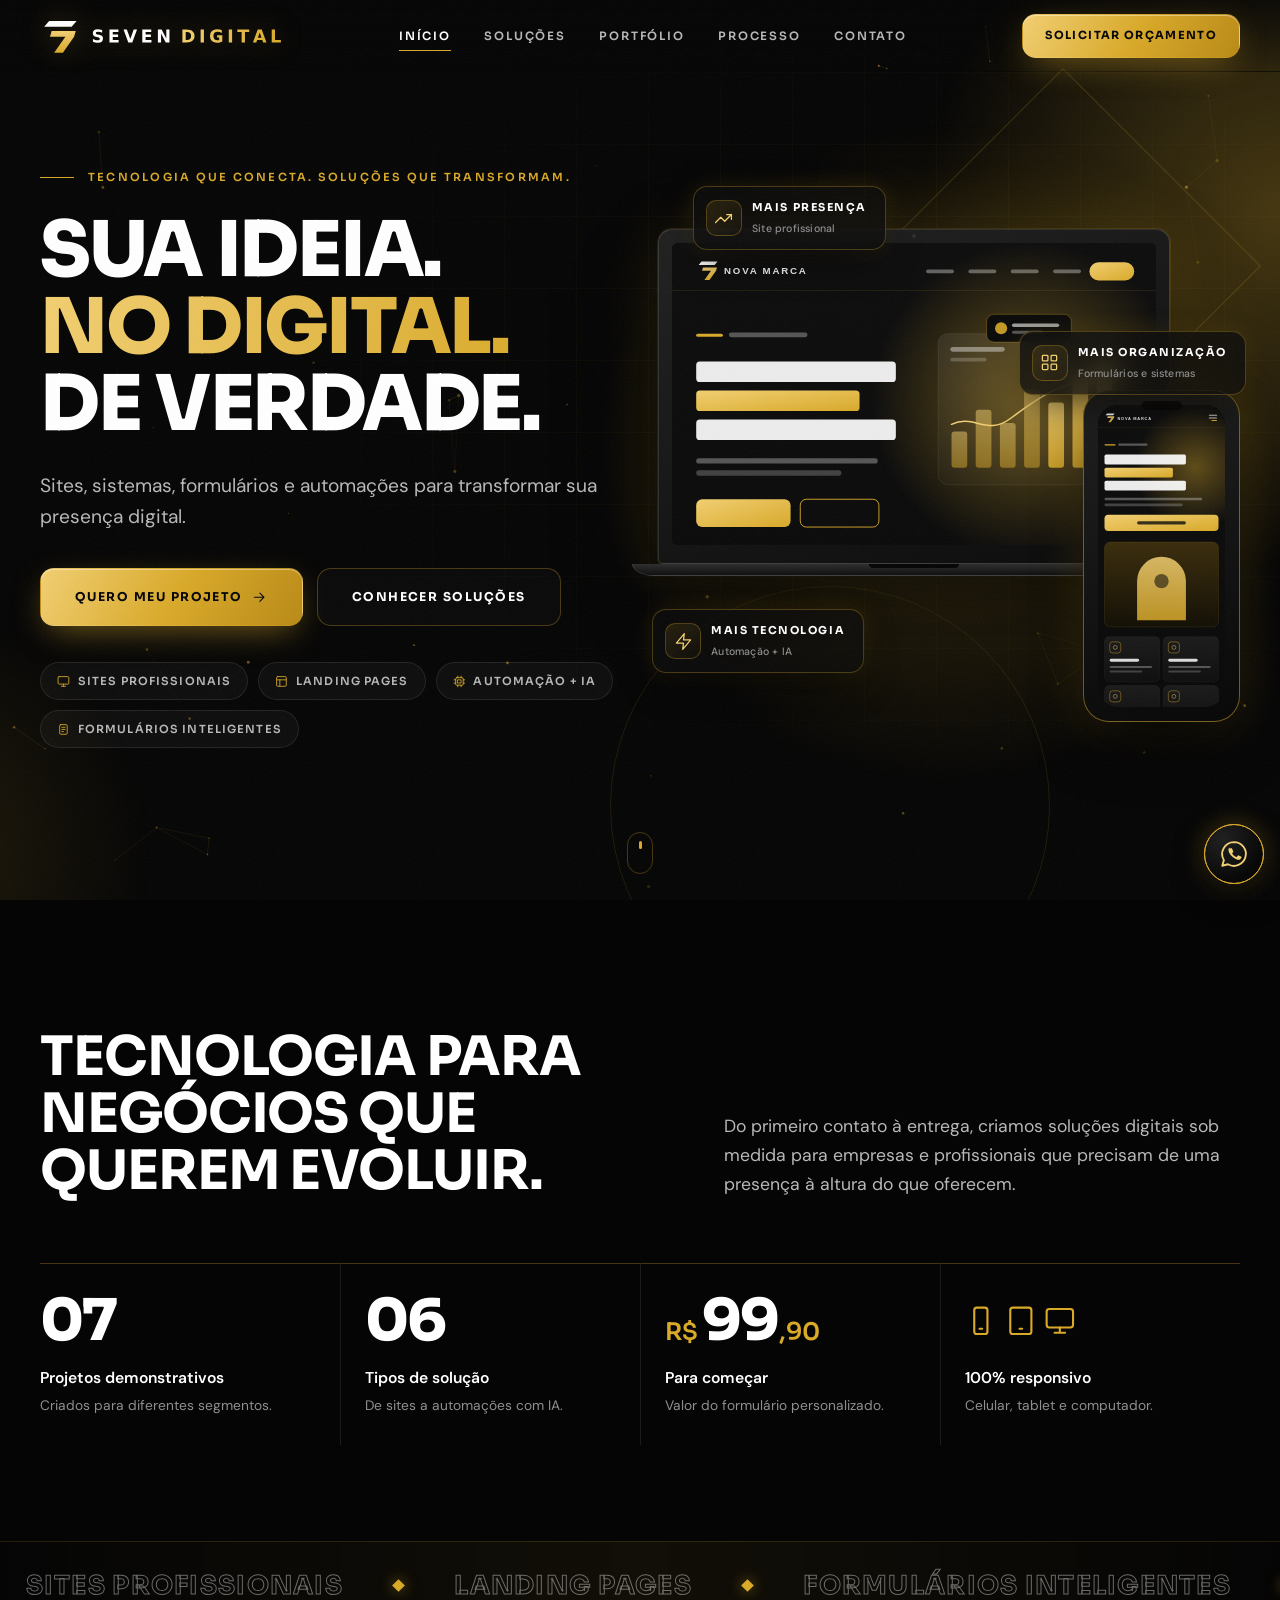
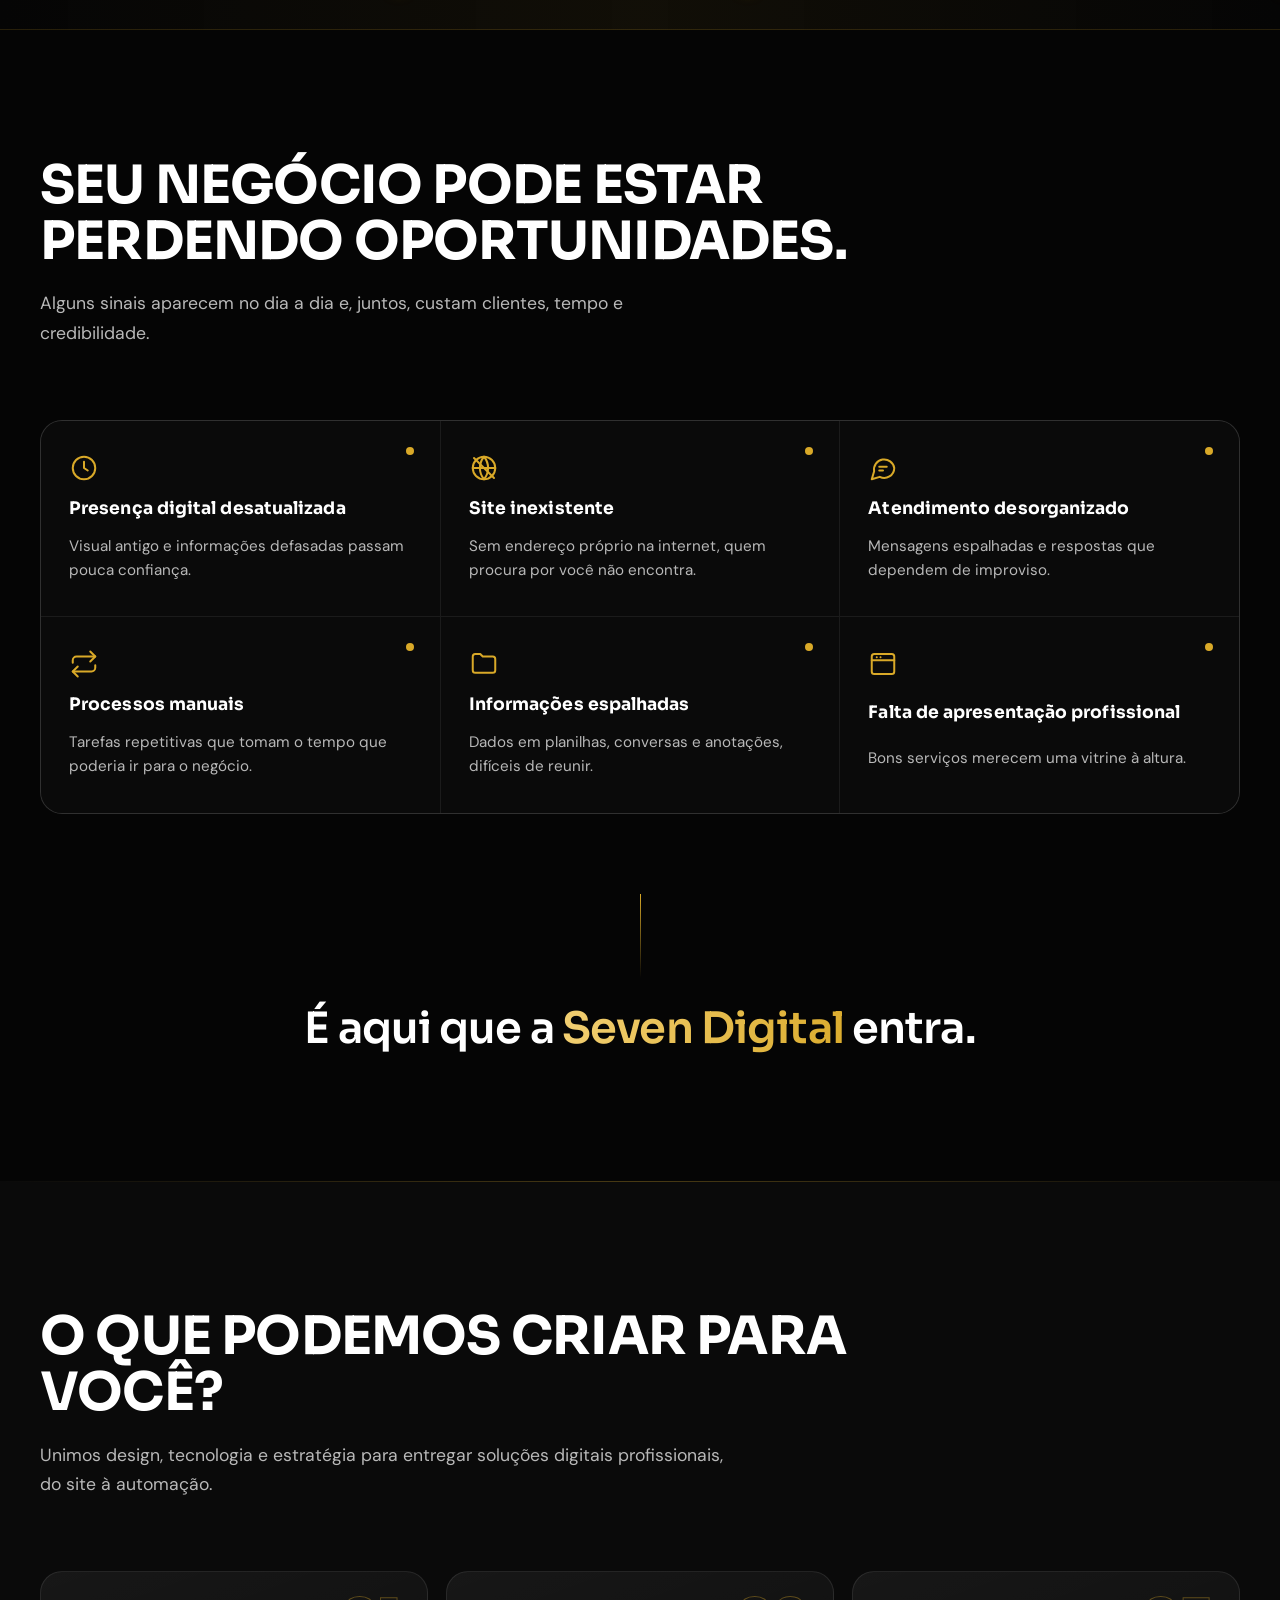
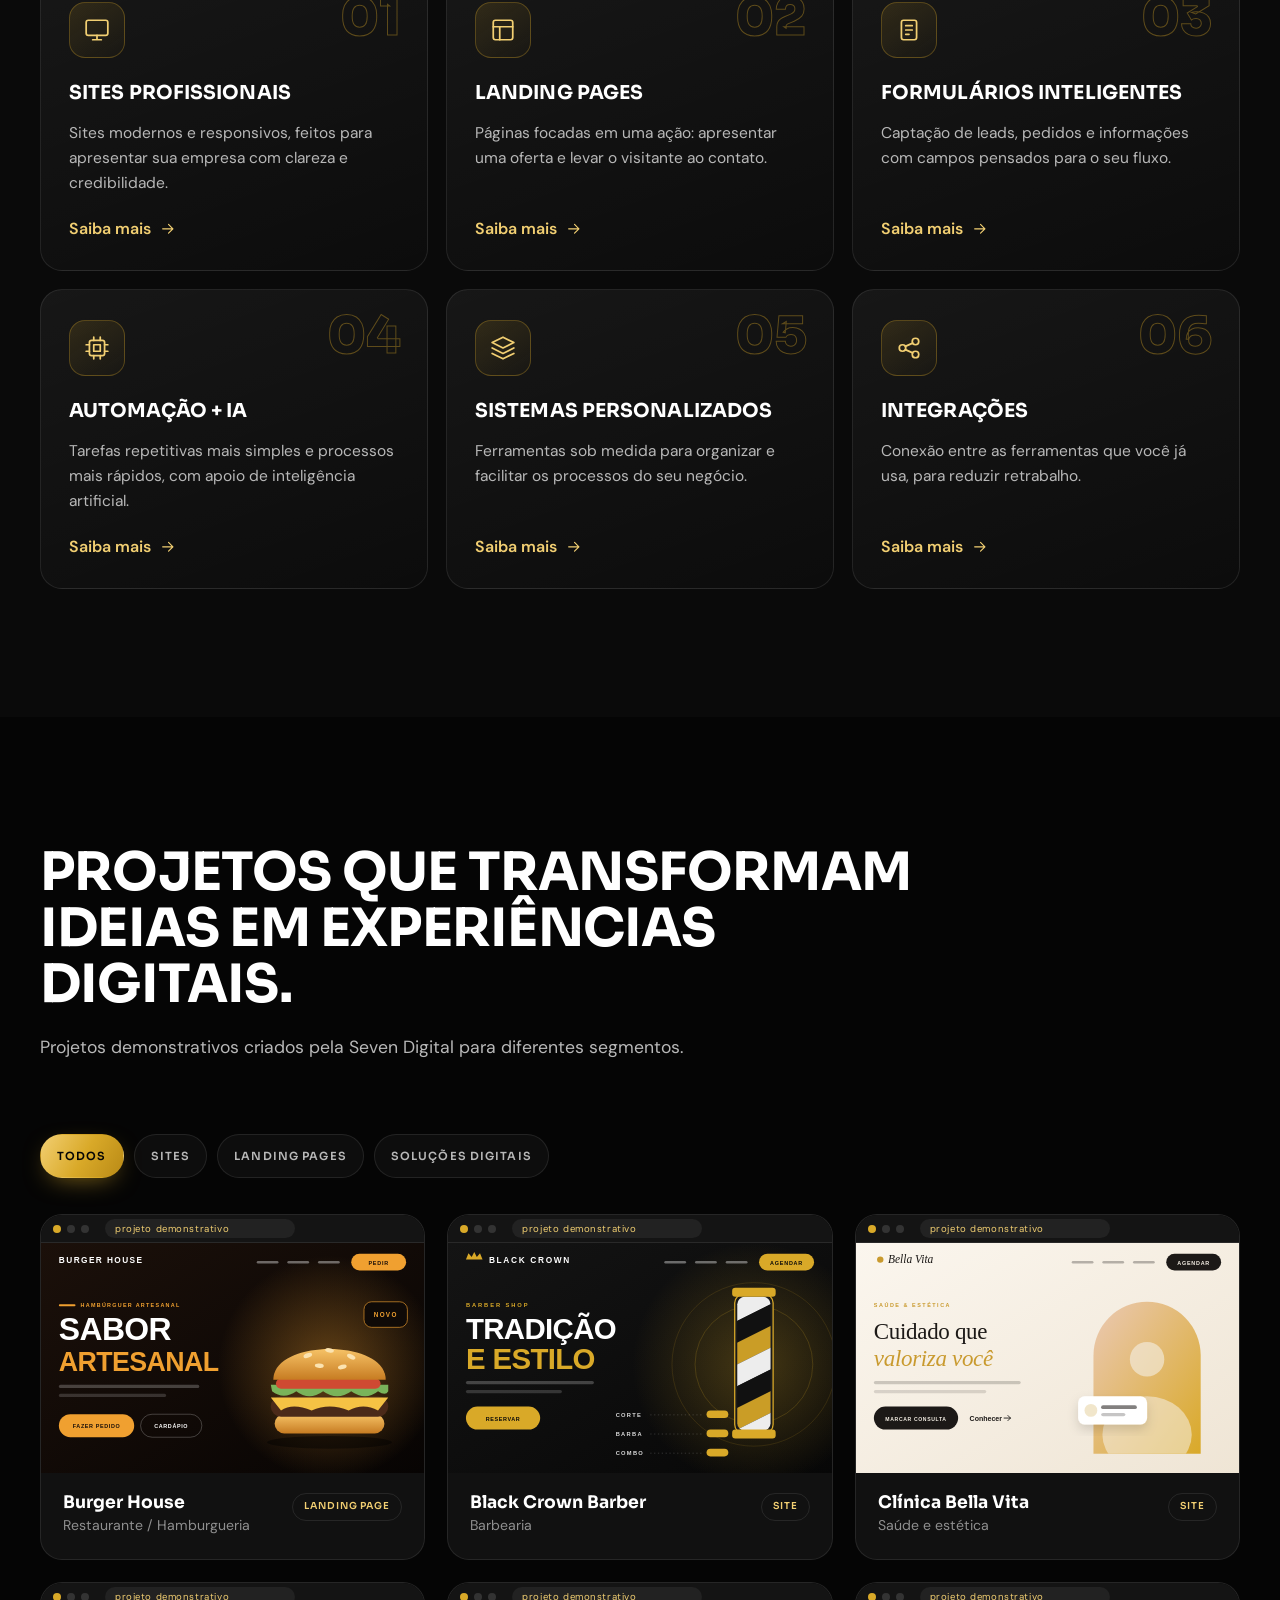
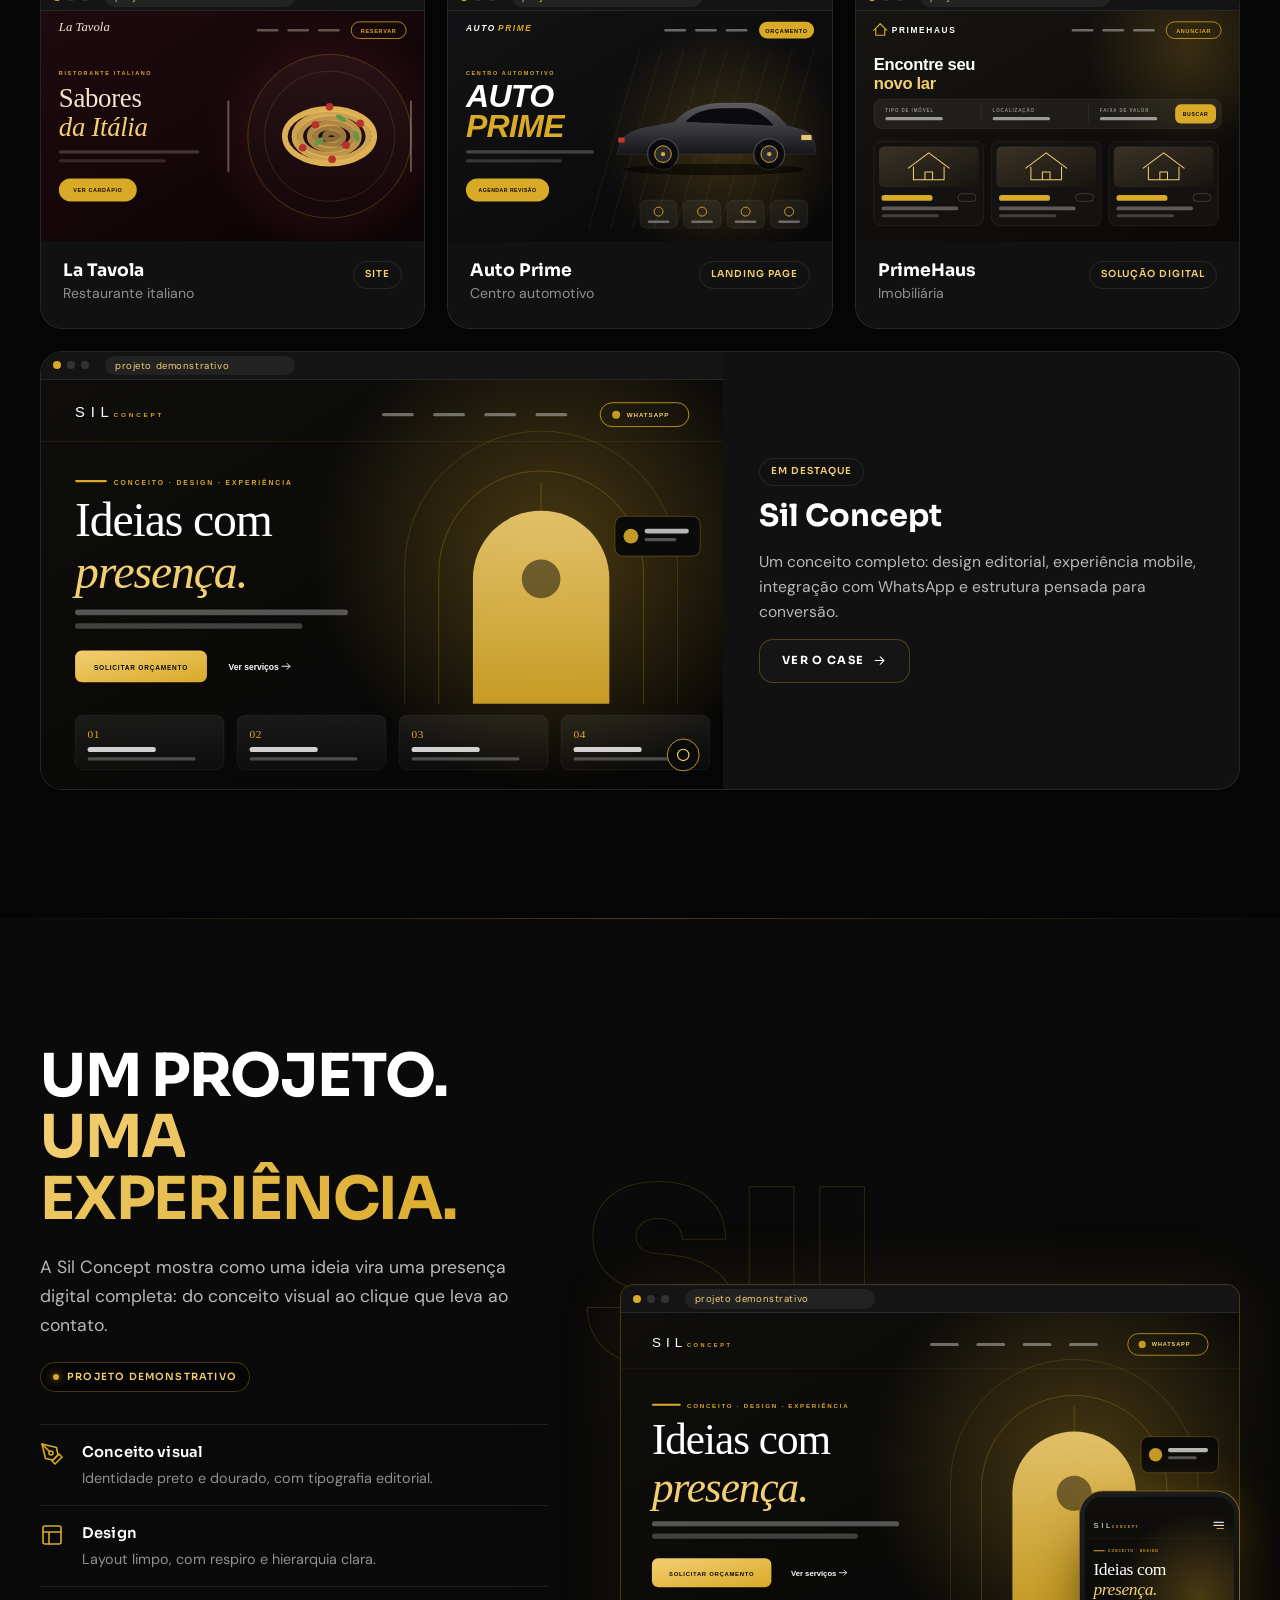
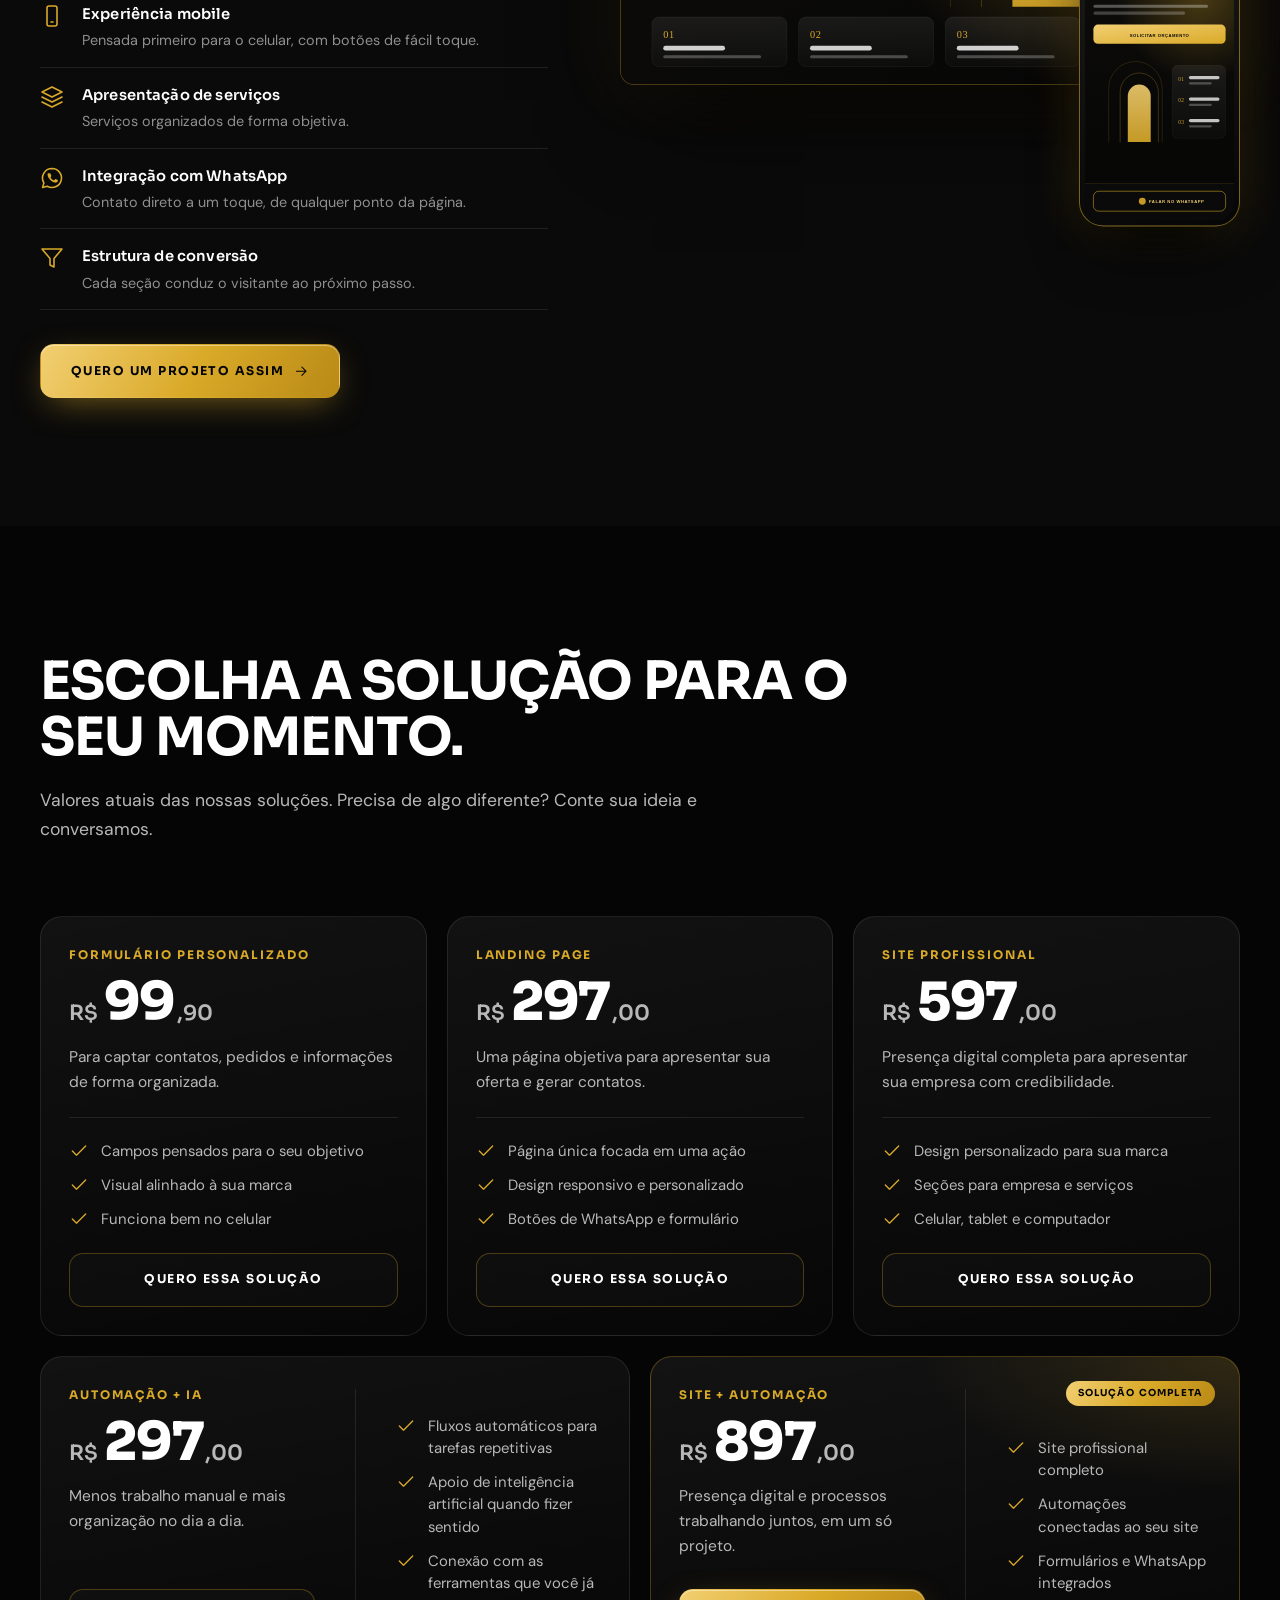
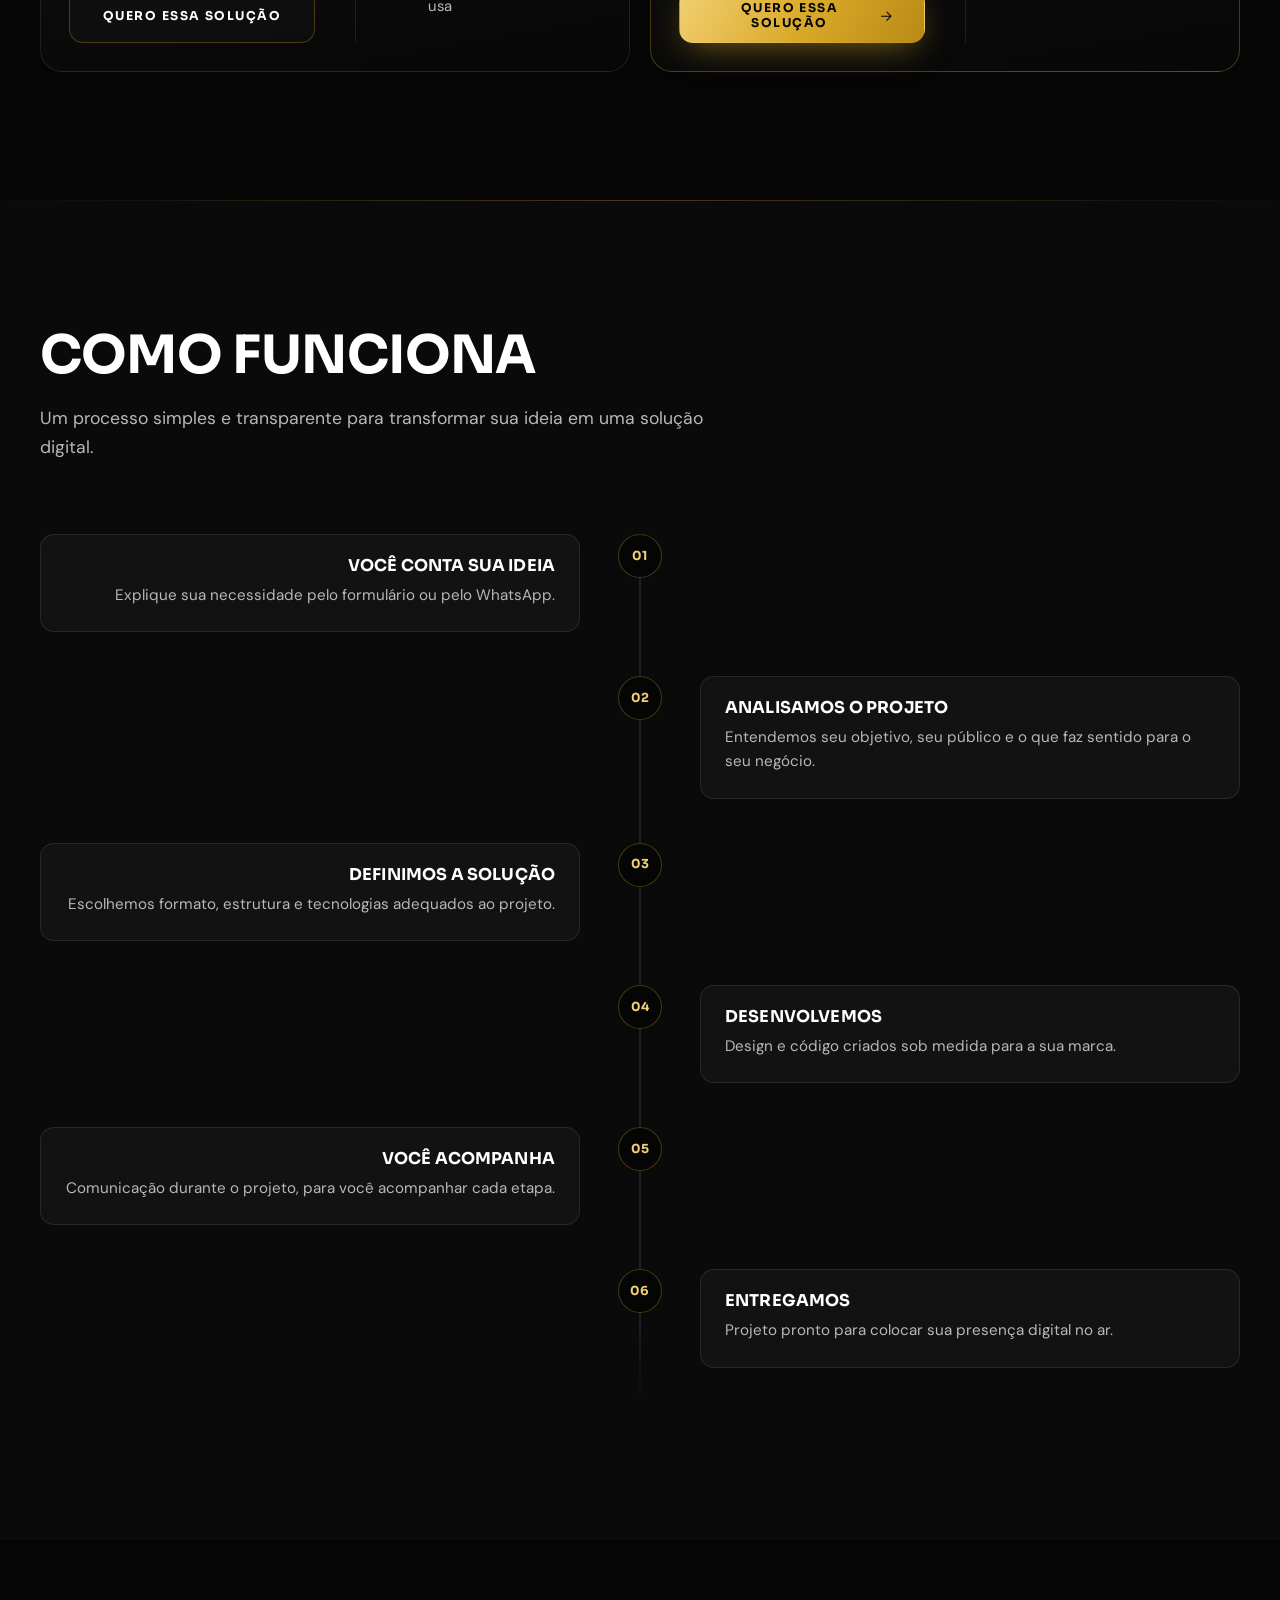
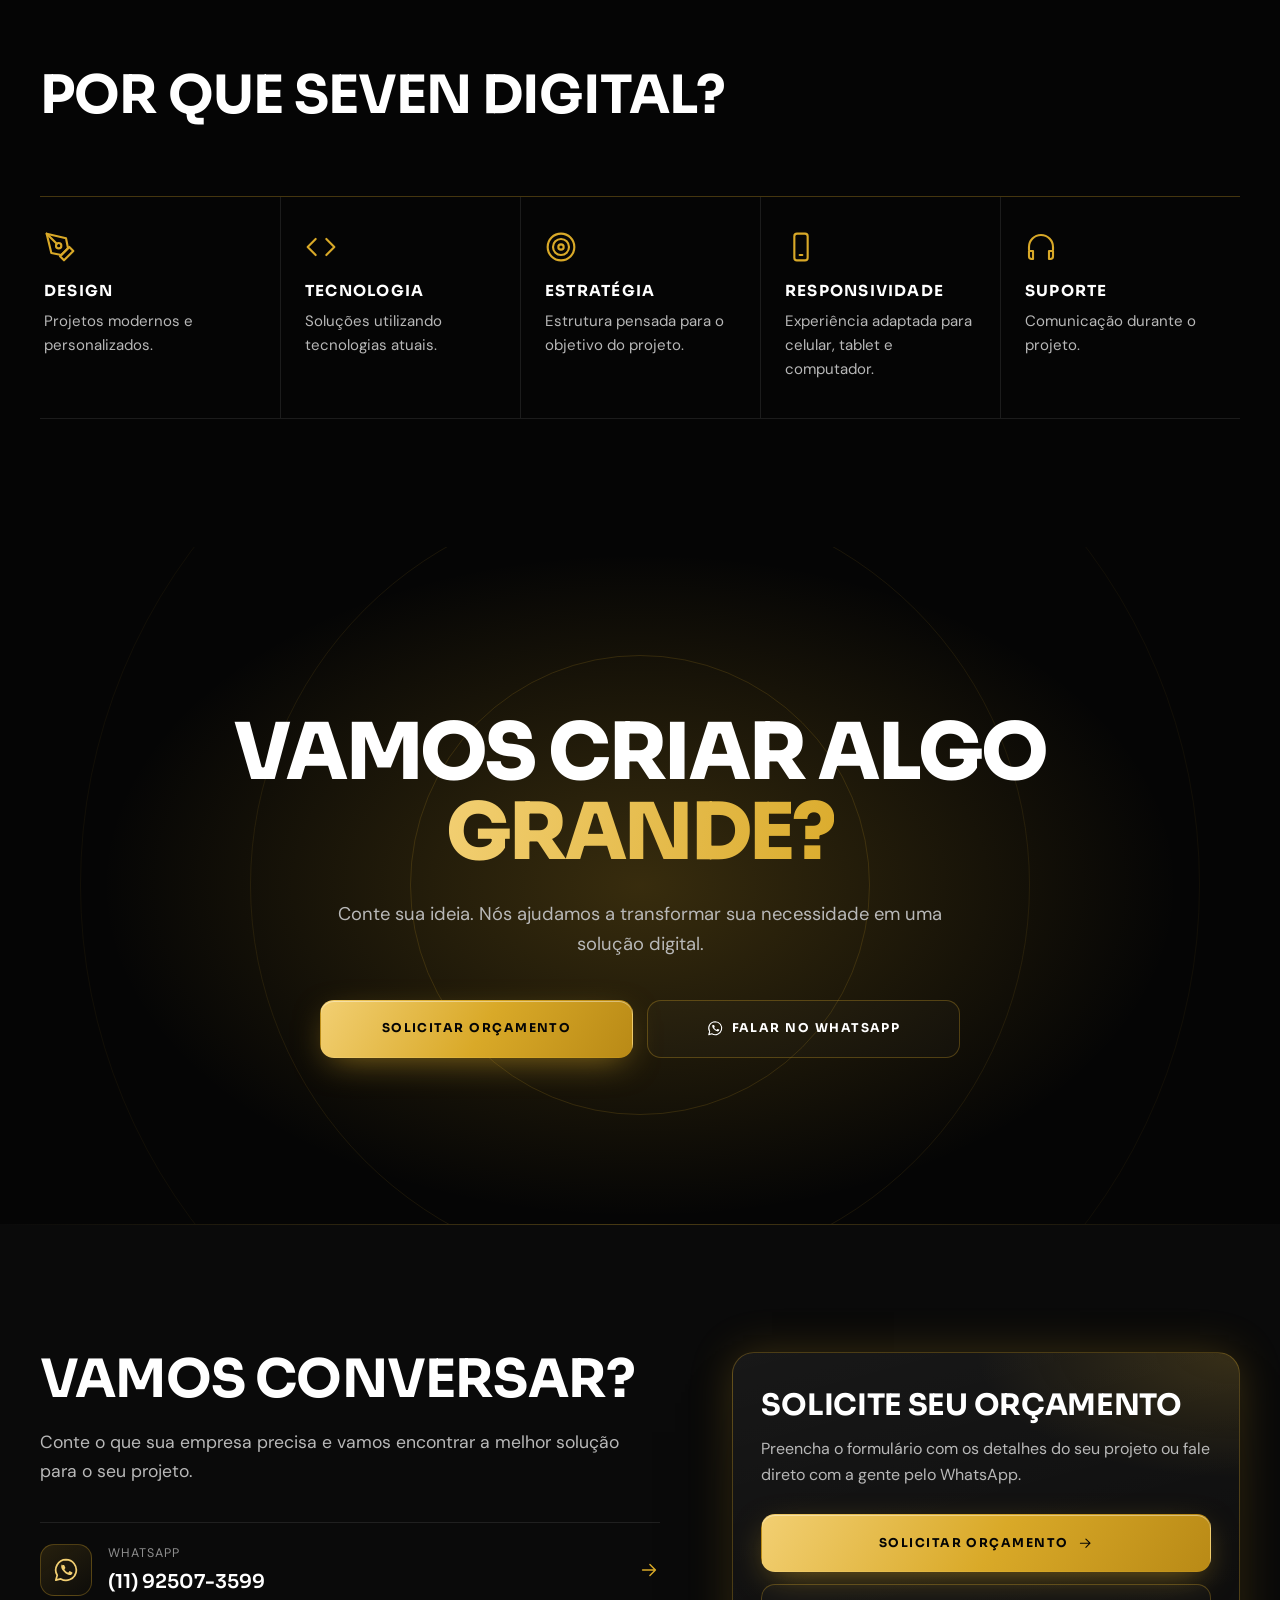
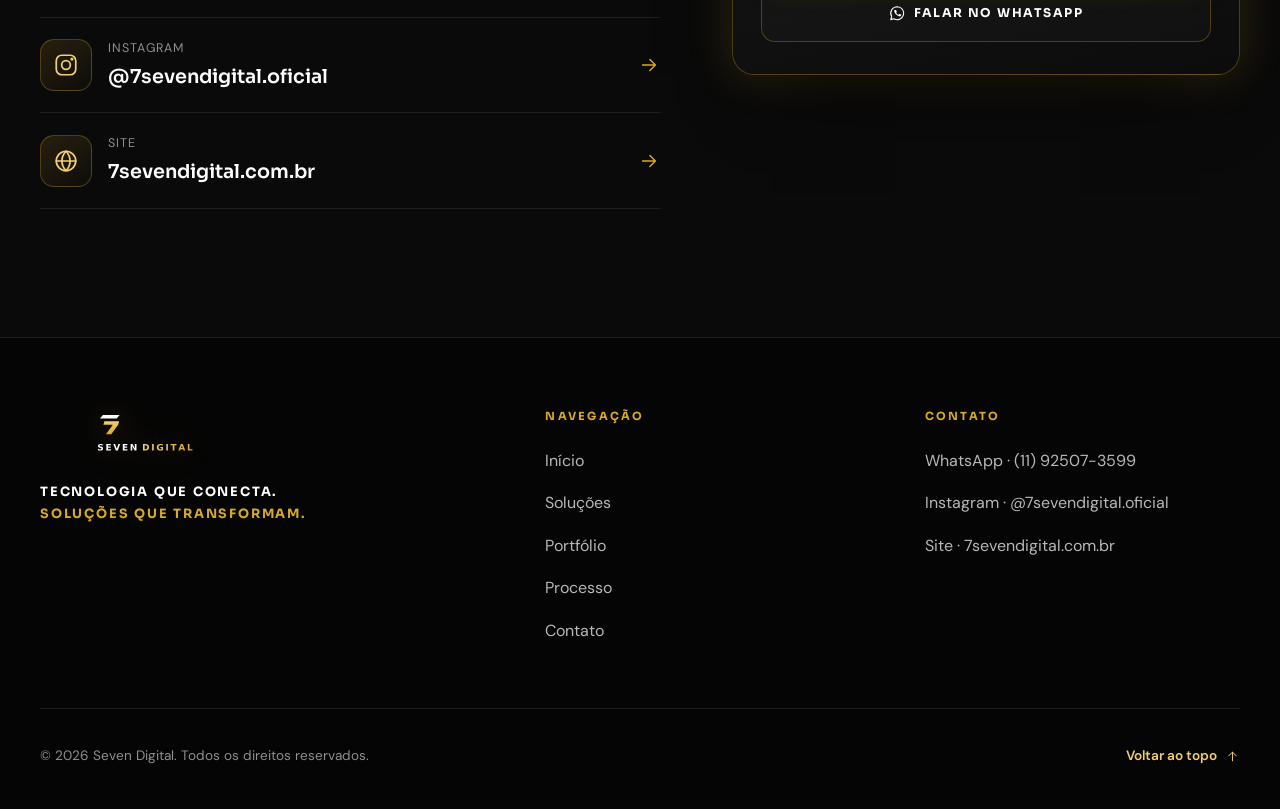
<file: index.html>
<!DOCTYPE html>
<html lang="pt-BR">
<head>
<meta charset="UTF-8">
<meta name="viewport" content="width=device-width, initial-scale=1, viewport-fit=cover">

<title>Seven Digital | Sites, Automação e Soluções Digitais</title>
<meta name="description" content="Seven Digital cria sites profissionais, landing pages, formulários, automações e soluções digitais personalizadas para empresas e profissionais.">
<meta name="theme-color" content="#050505">
<meta name="color-scheme" content="dark">
<meta name="robots" content="index, follow, max-image-preview:large">
<link rel="canonical" href="https://7sevendigital.com.br/">

<!-- Open Graph / redes sociais -->
<meta property="og:type" content="website">
<meta property="og:locale" content="pt_BR">
<meta property="og:site_name" content="Seven Digital">
<meta property="og:title" content="Seven Digital | Sites, Automação e Soluções Digitais">
<meta property="og:description" content="Sites profissionais, landing pages, formulários, automações e soluções digitais personalizadas. Tecnologia que conecta. Soluções que transformam.">
<meta property="og:url" content="https://7sevendigital.com.br/">
<meta property="og:image" content="https://7sevendigital.com.br/assets/img/og-image.png">
<meta property="og:image:width" content="1200">
<meta property="og:image:height" content="630">
<meta property="og:image:alt" content="Seven Digital — Tecnologia que conecta. Soluções que transformam.">
<meta name="twitter:card" content="summary_large_image">
<meta name="twitter:title" content="Seven Digital | Sites, Automação e Soluções Digitais">
<meta name="twitter:description" content="Sites profissionais, landing pages, formulários, automações e soluções digitais personalizadas.">
<meta name="twitter:image" content="https://7sevendigital.com.br/assets/img/og-image.png">

<!-- Favicon -->
<link rel="icon" href="assets/img/favicon.svg" type="image/svg+xml">
<link rel="icon" href="assets/img/favicon-32.png" sizes="32x32" type="image/png">
<link rel="apple-touch-icon" href="assets/img/apple-touch-icon.png">

<!-- Fontes (carregamento não bloqueante, com fallback de sistema) -->
<link rel="preconnect" href="https://fonts.googleapis.com">
<link rel="preconnect" href="https://fonts.gstatic.com" crossorigin>
<link rel="stylesheet" href="https://fonts.googleapis.com/css2?family=DM+Sans:wght@400;500;600&amp;family=Sora:wght@500;600;700;800&amp;display=swap" media="print" onload="this.media='all'">
<noscript><link rel="stylesheet" href="https://fonts.googleapis.com/css2?family=DM+Sans:wght@400;500;600&amp;family=Sora:wght@500;600;700;800&amp;display=swap"></noscript>

<!-- Estilos -->
<link rel="stylesheet" href="css/tokens.css">
<link rel="stylesheet" href="css/base.css">
<link rel="stylesheet" href="css/components.css">
<link rel="stylesheet" href="css/sections.css">

<script>document.documentElement.classList.add('js');</script>

<script type="application/ld+json">
{
  "@context": "https://schema.org",
  "@type": "ProfessionalService",
  "name": "Seven Digital",
  "url": "https://7sevendigital.com.br/",
  "slogan": "Tecnologia que conecta. Soluções que transformam.",
  "description": "Sites profissionais, landing pages, formulários inteligentes, automação, inteligência artificial, sistemas personalizados e integrações.",
  "telephone": "+55 11 92507-3599",
  "areaServed": "BR",
  "sameAs": ["https://www.instagram.com/7sevendigital.oficial/"]
}
</script>
</head>

<body>

<a class="skip-link" href="#conteudo">Pular para o conteúdo</a>

<!-- ========== Sprite de ícones (linha fina, herda cor via currentColor) ========== -->
<svg width="0" height="0" style="position:absolute" aria-hidden="true" focusable="false">

  <symbol id="i-arrow" viewBox="0 0 24 24"><path d="M5 12h14M13 6l6 6-6 6"/></symbol>
  <symbol id="i-check" viewBox="0 0 24 24"><path d="M20 6 9 17l-5-5"/></symbol>
  <symbol id="i-monitor" viewBox="0 0 24 24"><rect x="2" y="3" width="20" height="14" rx="2"/><path d="M8 21h8M12 17v4"/></symbol>
  <symbol id="i-layout" viewBox="0 0 24 24"><rect x="3" y="3" width="18" height="18" rx="2"/><path d="M3 9h18M9 21V9"/></symbol>
  <symbol id="i-form" viewBox="0 0 24 24"><rect x="5" y="3" width="14" height="18" rx="2"/><path d="M9 8h6M9 12h6M9 16h3"/></symbol>
  <symbol id="i-cpu" viewBox="0 0 24 24"><rect x="5" y="5" width="14" height="14" rx="2"/><rect x="9" y="9" width="6" height="6"/><path d="M9 2v3M15 2v3M9 19v3M15 19v3M2 9h3M2 15h3M19 9h3M19 15h3"/></symbol>
  <symbol id="i-layers" viewBox="0 0 24 24"><path d="M12 2 2 7l10 5 10-5-10-5Z"/><path d="m2 17 10 5 10-5M2 12l10 5 10-5"/></symbol>
  <symbol id="i-share" viewBox="0 0 24 24"><circle cx="6" cy="12" r="3"/><circle cx="18" cy="6" r="3"/><circle cx="18" cy="18" r="3"/><path d="m8.6 10.5 6.8-3M8.6 13.5l6.8 3"/></symbol>
  <symbol id="i-clock" viewBox="0 0 24 24"><circle cx="12" cy="12" r="9"/><path d="M12 7v5l3 2"/></symbol>
  <symbol id="i-globe-off" viewBox="0 0 24 24"><circle cx="12" cy="12" r="9"/><path d="M3 12h18M12 3a14 14 0 0 1 0 18M12 3a14 14 0 0 0 0 18"/><path d="m4 4 16 16"/></symbol>
  <symbol id="i-chat" viewBox="0 0 24 24"><path d="M21 12a8 8 0 0 1-11.6 7.1L3 21l1.9-6.4A8 8 0 1 1 21 12Z"/><path d="M9 11h6M9 14h3"/></symbol>
  <symbol id="i-repeat" viewBox="0 0 24 24"><path d="m17 2 4 4-4 4"/><path d="M3 11V9a3 3 0 0 1 3-3h15"/><path d="m7 22-4-4 4-4"/><path d="M21 13v2a3 3 0 0 1-3 3H3"/></symbol>
  <symbol id="i-folder" viewBox="0 0 24 24"><path d="M3 6a2 2 0 0 1 2-2h4l2 2h8a2 2 0 0 1 2 2v9a2 2 0 0 1-2 2H5a2 2 0 0 1-2-2Z"/></symbol>
  <symbol id="i-window" viewBox="0 0 24 24"><rect x="3" y="4" width="18" height="16" rx="2"/><path d="M3 9h18M7 6.5h.01M10 6.5h.01"/></symbol>
  <symbol id="i-pen" viewBox="0 0 24 24"><path d="m12 19 7-7 3 3-7 7-3-3Z"/><path d="m18 13-1.5-7.5L2 2l3.5 14.5L13 18l5-5Z"/><path d="m2 2 7.6 7.6"/><circle cx="11" cy="11" r="2"/></symbol>
  <symbol id="i-code" viewBox="0 0 24 24"><path d="m16 18 6-6-6-6M8 6l-6 6 6 6"/></symbol>
  <symbol id="i-target" viewBox="0 0 24 24"><circle cx="12" cy="12" r="10"/><circle cx="12" cy="12" r="6"/><circle cx="12" cy="12" r="2"/></symbol>
  <symbol id="i-phone" viewBox="0 0 24 24"><rect x="7" y="2" width="10" height="20" rx="2"/><path d="M11 18h2"/></symbol>
  <symbol id="i-tablet" viewBox="0 0 24 24"><rect x="4" y="2" width="16" height="20" rx="2"/><path d="M11 18h2"/></symbol>
  <symbol id="i-headset" viewBox="0 0 24 24"><path d="M3 14v-2a9 9 0 0 1 18 0v2"/><path d="M21 19a2 2 0 0 1-2 2h-1v-6h3ZM3 19a2 2 0 0 0 2 2h1v-6H3Z"/></symbol>
  <symbol id="i-trend" viewBox="0 0 24 24"><path d="m22 7-8.5 8.5-5-5L2 17"/><path d="M16 7h6v6"/></symbol>
  <symbol id="i-grid" viewBox="0 0 24 24"><rect x="3" y="3" width="7" height="7" rx="1"/><rect x="14" y="3" width="7" height="7" rx="1"/><rect x="3" y="14" width="7" height="7" rx="1"/><rect x="14" y="14" width="7" height="7" rx="1"/></symbol>
  <symbol id="i-bolt" viewBox="0 0 24 24"><path d="M13 2 3 14h9l-1 8 10-12h-9l1-8Z"/></symbol>
  <symbol id="i-funnel" viewBox="0 0 24 24"><path d="M22 3H2l8 9.5V19l4 2v-8.5L22 3Z"/></symbol>
  <symbol id="i-instagram" viewBox="0 0 24 24"><rect x="3" y="3" width="18" height="18" rx="5"/><circle cx="12" cy="12" r="4"/><circle cx="17.5" cy="6.5" r=".7" fill="currentColor"/></symbol>
  <symbol id="i-globe" viewBox="0 0 24 24"><circle cx="12" cy="12" r="9"/><path d="M3 12h18M12 3c2.5 2.7 3.8 5.7 3.8 9s-1.3 6.3-3.8 9c-2.5-2.7-3.8-5.7-3.8-9S9.5 5.7 12 3Z"/></symbol>
  <symbol id="i-whatsapp" viewBox="0 0 24 24"><path d="M12 2.5a9.5 9.5 0 0 0-8.1 14.4L2.6 21.4l4.6-1.2A9.5 9.5 0 1 0 12 2.5Z"/><path d="M8.7 7.8c.2-.5.5-.5.8-.5h.4c.2 0 .4 0 .6.5l.8 1.9c.1.2.1.4 0 .6l-.6.8c-.1.2-.2.3 0 .6.5.9 1.6 2 3 2.6.3.1.4.1.6-.1l.8-1c.2-.2.4-.2.6-.1l1.9.9c.2.1.4.2.4.4 0 .5-.2 1.2-.9 1.7-.6.5-1.5.7-2.3.4-2.4-.7-4.5-2.2-5.9-4.3-.9-1.2-1.4-2.6-1.3-4 .1-.6.4-1.1.7-1.4Z" fill="currentColor" stroke="none"/></symbol>
</svg>

<div class="cursor-glow" aria-hidden="true"></div>

<!-- ========================================================================
     COMPONENTE · Header
     ======================================================================== -->
<header class="site-header" id="topo" data-component="header">
  <div class="container header-inner">
    <a class="brand" href="#inicio" aria-label="Seven Digital — voltar ao início">
      <img src="assets/img/logo-header.svg" alt="Seven Digital" width="292" height="48" decoding="async">
    </a>

    <nav class="nav-desktop" aria-label="Principal">
      <ul>
        <li><a href="#inicio">Início</a></li>
        <li><a href="#solucoes">Soluções</a></li>
        <li><a href="#portfolio">Portfólio</a></li>
        <li><a href="#processo">Processo</a></li>
        <li><a href="#contato">Contato</a></li>
      </ul>
    </nav>

    <a class="btn btn-gold btn-sm header-cta" href="https://forms.gle/KtNwPCZXfM6QrTa49" target="_blank" rel="noopener noreferrer"><span>Solicitar orçamento</span></a>

    <button class="menu-toggle" type="button" aria-expanded="false" aria-controls="menu" aria-label="Abrir menu"><span></span><span></span></button>
  </div>
</header>

<!-- Menu mobile (fora do header para o backdrop-filter não afetar o overlay) -->
<div class="menu" id="menu" role="dialog" aria-modal="true" aria-label="Menu principal" data-component="menu">
  <div class="menu-inner">
    <nav aria-label="Menu mobile">
      <ul class="menu-list">
        <li style="--i:0"><a href="#inicio"><span>01</span>Início</a></li>
        <li style="--i:1"><a href="#solucoes"><span>02</span>Soluções</a></li>
        <li style="--i:2"><a href="#portfolio"><span>03</span>Portfólio</a></li>
        <li style="--i:3"><a href="#processo"><span>04</span>Processo</a></li>
        <li style="--i:4"><a href="#contato"><span>05</span>Contato</a></li>
      </ul>
    </nav>
    <div class="menu-actions">
      <a class="btn btn-gold btn-lg btn-block" href="https://forms.gle/KtNwPCZXfM6QrTa49" target="_blank" rel="noopener noreferrer"><span>Solicitar orçamento</span></a>
      <a class="btn btn-outline btn-lg btn-block" href="https://wa.me/5511925073599?text=Ol%C3%A1%21%20Conheci%20a%20Seven%20Digital%20pelo%20site%20e%20gostaria%20de%20saber%20mais." target="_blank" rel="noopener noreferrer"><svg class="i" aria-hidden="true"><use href="#i-whatsapp"/></svg><span>Falar no WhatsApp</span></a>
    </div>
    <p class="menu-foot">(11) 92507-3599 &nbsp;·&nbsp; @7sevendigital.oficial</p>
  </div>
</div>

<main id="conteudo">

<!-- ========================================================================
     COMPONENTE · Hero
     ======================================================================== -->
<section class="hero" id="inicio" aria-labelledby="hero-title" data-component="hero">
  <canvas class="hero-canvas" aria-hidden="true"></canvas>
  <div class="hero-bg" aria-hidden="true">
    <div class="orb orb--1" data-parallax="0.12"></div>
    <div class="orb orb--2" data-parallax="-0.08"></div>
    <div class="shape shape--sq"></div>
    <div class="shape shape--ci"></div>
  </div>

  <div class="container hero-inner">
    <div class="hero-copy">
      <p class="eyebrow hero-eyebrow" data-enter style="--d:.05s">Tecnologia que conecta. Soluções que transformam.</p>

      <h1 class="hero-title" id="hero-title">
        <span class="line" style="--n:0"><span>Sua ideia.</span></span>
        <span class="line" style="--n:1"><span class="gold-text">No digital.</span></span>
        <span class="line" style="--n:2"><span>De verdade.</span></span>
      </h1>

      <p class="hero-sub" data-enter style="--d:.32s">Sites, sistemas, formulários e automações para transformar sua presença digital.</p>

      <div class="hero-actions" data-enter style="--d:.44s">
        <a class="btn btn-gold btn-lg" href="https://wa.me/5511925073599?text=Ol%C3%A1%21%20Quero%20fazer%20um%20projeto%20com%20a%20Seven%20Digital." target="_blank" rel="noopener noreferrer"><span>Quero meu projeto</span><svg class="i i-arrow" aria-hidden="true"><use href="#i-arrow"/></svg></a>
        <a class="btn btn-outline btn-lg" href="#solucoes"><span>Conhecer soluções</span></a>
      </div>

      <ul class="hero-tags" aria-label="O que criamos" data-enter style="--d:.56s">
        <li class="chip"><svg class="i" aria-hidden="true"><use href="#i-monitor"/></svg>Sites profissionais</li>
        <li class="chip"><svg class="i" aria-hidden="true"><use href="#i-layout"/></svg>Landing Pages</li>
        <li class="chip"><svg class="i" aria-hidden="true"><use href="#i-cpu"/></svg>Automação + IA</li>
        <li class="chip"><svg class="i" aria-hidden="true"><use href="#i-form"/></svg>Formulários inteligentes</li>
      </ul>
    </div>

    <div class="hero-visual" data-enter="scale" style="--d:.2s">
      <div class="visual-stage" role="img" aria-label="Ilustração de um notebook e um smartphone exibindo interfaces de sites modernos">
        <div class="stage-glow"></div>

        <div class="laptop">
          <div class="laptop-lid">
            <div class="laptop-screen">
              <img class="screen-scroll" src="assets/img/hero-screen-desktop.svg" alt="" width="800" height="1600" decoding="async">
            </div>
          </div>
          <div class="laptop-base"></div>
        </div>

        <div class="phone">
          <div class="phone-screen">
            <img class="screen-scroll" src="assets/img/hero-screen-phone.svg" alt="" width="390" height="1560" decoding="async">
          </div>
        </div>

        <div class="float-card fc-1"><span class="icon-tile"><svg class="i" aria-hidden="true"><use href="#i-trend"/></svg></span><span>Mais presença<small>Site profissional</small></span></div>
        <div class="float-card fc-2"><span class="icon-tile"><svg class="i" aria-hidden="true"><use href="#i-grid"/></svg></span><span>Mais organização<small>Formulários e sistemas</small></span></div>
        <div class="float-card fc-3"><span class="icon-tile"><svg class="i" aria-hidden="true"><use href="#i-bolt"/></svg></span><span>Mais tecnologia<small>Automação + IA</small></span></div>
      </div>
    </div>
  </div>

  <a class="scroll-cue" href="#confianca" aria-label="Rolar para o próximo conteúdo"><span></span></a>
</section>

<!-- ========================================================================
     COMPONENTE · Confiança
     ======================================================================== -->
<section class="section trust" id="confianca" aria-labelledby="trust-title" data-component="trust">
  <div class="container">
    <div class="trust-head">
      <h2 id="trust-title" data-reveal>Tecnologia para negócios que querem evoluir.</h2>
      <p data-reveal style="--d:.1s">Do primeiro contato à entrega, criamos soluções digitais sob medida para empresas e profissionais que precisam de uma presença à altura do que oferecem.</p>
    </div>

    <div class="stat-grid" data-stagger>
      <div class="stat" data-reveal>
        <p class="stat-num" aria-label="7"><span class="counter" data-to="7" data-pad="2" aria-hidden="true">07</span></p>
        <p class="stat-label">Projetos demonstrativos</p>
        <p class="stat-sub">Criados para diferentes segmentos.</p>
      </div>
      <div class="stat" data-reveal>
        <p class="stat-num" aria-label="6"><span class="counter" data-to="6" data-pad="2" aria-hidden="true">06</span></p>
        <p class="stat-label">Tipos de solução</p>
        <p class="stat-sub">De sites a automações com IA.</p>
      </div>
      <div class="stat" data-reveal>
        <p class="stat-num" aria-label="R$ 99,90"><span aria-hidden="true"><span class="unit">R$</span>99<span class="unit">,90</span></span></p>
        <p class="stat-label">Para começar</p>
        <p class="stat-sub">Valor do formulário personalizado.</p>
      </div>
      <div class="stat" data-reveal>
        <p class="stat-num" aria-hidden="true"><svg class="i"><use href="#i-phone"/></svg><svg class="i"><use href="#i-tablet"/></svg><svg class="i"><use href="#i-monitor"/></svg></p>
        <p class="stat-label">100% responsivo</p>
        <p class="stat-sub">Celular, tablet e computador.</p>
      </div>
    </div>
  </div>

  <div class="marquee" aria-hidden="true">
    <div class="marquee-track">
      <div class="marquee-group"><span>Sites profissionais</span><span>Landing Pages</span><span>Formulários inteligentes</span><span>Automação + IA</span><span>Sistemas personalizados</span><span>Integrações</span></div>
      <div class="marquee-group"><span>Sites profissionais</span><span>Landing Pages</span><span>Formulários inteligentes</span><span>Automação + IA</span><span>Sistemas personalizados</span><span>Integrações</span></div>
    </div>
  </div>
</section>

<!-- ========================================================================
     COMPONENTE · Problema
     ======================================================================== -->
<section class="section" id="problema" aria-labelledby="problem-title" data-component="problem">
  <div class="container">
    <div class="section-head">
      <h2 id="problem-title" data-reveal>Seu negócio pode estar perdendo oportunidades.</h2>
      <p data-reveal style="--d:.1s">Alguns sinais aparecem no dia a dia e, juntos, custam clientes, tempo e credibilidade.</p>
    </div>

    <div class="problem-grid" data-stagger>
      <article class="problem-card fx" data-reveal>
        <span class="ping" aria-hidden="true" style="--pd:0s"></span>
        <svg class="i" aria-hidden="true"><use href="#i-clock"/></svg>
        <h3>Presença digital desatualizada</h3>
        <p>Visual antigo e informações defasadas passam pouca confiança.</p>
      </article>
      <article class="problem-card fx" data-reveal>
        <span class="ping" aria-hidden="true" style="--pd:-.5s"></span>
        <svg class="i" aria-hidden="true"><use href="#i-globe-off"/></svg>
        <h3>Site inexistente</h3>
        <p>Sem endereço próprio na internet, quem procura por você não encontra.</p>
      </article>
      <article class="problem-card fx" data-reveal>
        <span class="ping" aria-hidden="true" style="--pd:-1s"></span>
        <svg class="i" aria-hidden="true"><use href="#i-chat"/></svg>
        <h3>Atendimento desorganizado</h3>
        <p>Mensagens espalhadas e respostas que dependem de improviso.</p>
      </article>
      <article class="problem-card fx" data-reveal>
        <span class="ping" aria-hidden="true" style="--pd:-1.5s"></span>
        <svg class="i" aria-hidden="true"><use href="#i-repeat"/></svg>
        <h3>Processos manuais</h3>
        <p>Tarefas repetitivas que tomam o tempo que poderia ir para o negócio.</p>
      </article>
      <article class="problem-card fx" data-reveal>
        <span class="ping" aria-hidden="true" style="--pd:-2s"></span>
        <svg class="i" aria-hidden="true"><use href="#i-folder"/></svg>
        <h3>Informações espalhadas</h3>
        <p>Dados em planilhas, conversas e anotações, difíceis de reunir.</p>
      </article>
      <article class="problem-card fx" data-reveal>
        <span class="ping" aria-hidden="true" style="--pd:-2.5s"></span>
        <svg class="i" aria-hidden="true"><use href="#i-window"/></svg>
        <h3>Falta de apresentação profissional</h3>
        <p>Bons serviços merecem uma vitrine à altura.</p>
      </article>
    </div>

    <div class="problem-close" data-reveal>
      <div class="line-v" aria-hidden="true"></div>
      <p>É aqui que a <span class="gold-text">Seven Digital</span> entra.</p>
    </div>
  </div>
</section>

<!-- ========================================================================
     COMPONENTE · Soluções
     ======================================================================== -->
<section class="section section--alt" id="solucoes" aria-labelledby="sol-title" data-component="solutions">
  <span id="servicos" aria-hidden="true"></span><!-- âncora legada do site anterior -->
  <div class="container">
    <div class="section-head">
      <h2 id="sol-title" data-reveal>O que podemos criar para você?</h2>
      <p data-reveal style="--d:.1s">Unimos design, tecnologia e estratégia para entregar soluções digitais profissionais, do site à automação.</p>
    </div>

    <div class="sol-grid" data-stagger>
      <article class="sol-card fx" data-reveal>
        <span class="sol-num" aria-hidden="true">01</span>
        <span class="icon-tile"><svg class="i" aria-hidden="true"><use href="#i-monitor"/></svg></span>
        <h3>Sites profissionais</h3>
        <p>Sites modernos e responsivos, feitos para apresentar sua empresa com clareza e credibilidade.</p>
        <a class="sol-link" href="https://wa.me/5511925073599?text=Ol%C3%A1%21%20Tenho%20interesse%20em%20criar%20um%20site%20profissional." target="_blank" rel="noopener noreferrer"><span>Saiba mais</span><svg class="i" aria-hidden="true"><use href="#i-arrow"/></svg></a>
      </article>
      <article class="sol-card fx" data-reveal>
        <span class="sol-num" aria-hidden="true">02</span>
        <span class="icon-tile"><svg class="i" aria-hidden="true"><use href="#i-layout"/></svg></span>
        <h3>Landing Pages</h3>
        <p>Páginas focadas em uma ação: apresentar uma oferta e levar o visitante ao contato.</p>
        <a class="sol-link" href="https://wa.me/5511925073599?text=Ol%C3%A1%21%20Tenho%20interesse%20em%20criar%20uma%20landing%20page." target="_blank" rel="noopener noreferrer"><span>Saiba mais</span><svg class="i" aria-hidden="true"><use href="#i-arrow"/></svg></a>
      </article>
      <article class="sol-card fx" data-reveal>
        <span class="sol-num" aria-hidden="true">03</span>
        <span class="icon-tile"><svg class="i" aria-hidden="true"><use href="#i-form"/></svg></span>
        <h3>Formulários inteligentes</h3>
        <p>Captação de leads, pedidos e informações com campos pensados para o seu fluxo.</p>
        <a class="sol-link" href="https://wa.me/5511925073599?text=Ol%C3%A1%21%20Tenho%20interesse%20em%20criar%20um%20formul%C3%A1rio." target="_blank" rel="noopener noreferrer"><span>Saiba mais</span><svg class="i" aria-hidden="true"><use href="#i-arrow"/></svg></a>
      </article>
      <article class="sol-card fx" data-reveal>
        <span class="sol-num" aria-hidden="true">04</span>
        <span class="icon-tile"><svg class="i" aria-hidden="true"><use href="#i-cpu"/></svg></span>
        <h3>Automação + IA</h3>
        <p>Tarefas repetitivas mais simples e processos mais rápidos, com apoio de inteligência artificial.</p>
        <a class="sol-link" href="https://wa.me/5511925073599?text=Ol%C3%A1%21%20Tenho%20interesse%20em%20automa%C3%A7%C3%A3o%20e%20intelig%C3%AAncia%20artificial." target="_blank" rel="noopener noreferrer"><span>Saiba mais</span><svg class="i" aria-hidden="true"><use href="#i-arrow"/></svg></a>
      </article>
      <article class="sol-card fx" data-reveal>
        <span class="sol-num" aria-hidden="true">05</span>
        <span class="icon-tile"><svg class="i" aria-hidden="true"><use href="#i-layers"/></svg></span>
        <h3>Sistemas personalizados</h3>
        <p>Ferramentas sob medida para organizar e facilitar os processos do seu negócio.</p>
        <a class="sol-link" href="https://wa.me/5511925073599?text=Ol%C3%A1%21%20Tenho%20interesse%20em%20um%20sistema%20web." target="_blank" rel="noopener noreferrer"><span>Saiba mais</span><svg class="i" aria-hidden="true"><use href="#i-arrow"/></svg></a>
      </article>
      <article class="sol-card fx" data-reveal>
        <span class="sol-num" aria-hidden="true">06</span>
        <span class="icon-tile"><svg class="i" aria-hidden="true"><use href="#i-share"/></svg></span>
        <h3>Integrações</h3>
        <p>Conexão entre as ferramentas que você já usa, para reduzir retrabalho.</p>
        <a class="sol-link" href="https://wa.me/5511925073599?text=Ol%C3%A1%21%20Tenho%20interesse%20em%20integra%C3%A7%C3%B5es%20entre%20sistemas%20e%20ferramentas." target="_blank" rel="noopener noreferrer"><span>Saiba mais</span><svg class="i" aria-hidden="true"><use href="#i-arrow"/></svg></a>
      </article>
    </div>
  </div>
</section>

<!-- ========================================================================
     COMPONENTE · Portfólio
     ======================================================================== -->
<section class="section" id="portfolio" aria-labelledby="port-title" data-component="portfolio">
  <div class="container">
    <div class="section-head">
      <h2 id="port-title" data-reveal>Projetos que transformam ideias em experiências digitais.</h2>
      <p data-reveal style="--d:.1s">Projetos demonstrativos criados pela Seven Digital para diferentes segmentos.</p>
    </div>

    <div class="filters" role="group" aria-label="Filtrar projetos por categoria" data-reveal>
      <button class="chip is-active" type="button" data-filter="all" aria-pressed="true">Todos</button>
      <button class="chip" type="button" data-filter="sites" aria-pressed="false">Sites</button>
      <button class="chip" type="button" data-filter="landing" aria-pressed="false">Landing Pages</button>
      <button class="chip" type="button" data-filter="solucoes" aria-pressed="false">Soluções Digitais</button>
    </div>
    <p class="sr-only" role="status" aria-live="polite" id="filter-status"></p>

    <div class="project-grid">

      <article class="project" data-cat="landing" data-reveal>
        <div class="project-media">
          <div class="mock-bar"><i></i><i></i><i></i><span>projeto demonstrativo</span></div>
          <img src="assets/img/portfolio/burger-house.svg" alt="Prévia do projeto demonstrativo Burger House, landing page para hamburgueria" width="600" height="360" loading="lazy" decoding="async">
          <div class="project-overlay"><a class="btn btn-gold btn-sm" href="https://tiofejuca07.github.io/burger-house/" target="_blank" rel="noopener noreferrer" aria-label="Ver projeto Burger House (abre em nova aba)"><span>Ver projeto</span><svg class="i i-arrow" aria-hidden="true"><use href="#i-arrow"/></svg></a></div>
        </div>
        <div class="project-info"><div><h3>Burger House</h3><p>Restaurante / Hamburgueria</p></div><span class="project-tag">Landing Page</span></div>
      </article>

      <article class="project" data-cat="sites" data-reveal>
        <div class="project-media">
          <div class="mock-bar"><i></i><i></i><i></i><span>projeto demonstrativo</span></div>
          <img src="assets/img/portfolio/black-crown-barber.svg" alt="Prévia do projeto demonstrativo Black Crown Barber, site para barbearia" width="600" height="360" loading="lazy" decoding="async">
          <div class="project-overlay"><a class="btn btn-gold btn-sm" href="https://tiofejuca07.github.io/barbearia-premium/" target="_blank" rel="noopener noreferrer" aria-label="Ver projeto Black Crown Barber (abre em nova aba)"><span>Ver projeto</span><svg class="i i-arrow" aria-hidden="true"><use href="#i-arrow"/></svg></a></div>
        </div>
        <div class="project-info"><div><h3>Black Crown Barber</h3><p>Barbearia</p></div><span class="project-tag">Site</span></div>
      </article>

      <article class="project" data-cat="sites" data-reveal>
        <div class="project-media">
          <div class="mock-bar"><i></i><i></i><i></i><span>projeto demonstrativo</span></div>
          <img src="assets/img/portfolio/clinica-bella-vita.svg" alt="Prévia do projeto demonstrativo Clínica Bella Vita, site de saúde e estética" width="600" height="360" loading="lazy" decoding="async">
          <div class="project-overlay"><a class="btn btn-gold btn-sm" href="https://tiofejuca07.github.io/clinica-premium/" target="_blank" rel="noopener noreferrer" aria-label="Ver projeto Clínica Bella Vita (abre em nova aba)"><span>Ver projeto</span><svg class="i i-arrow" aria-hidden="true"><use href="#i-arrow"/></svg></a></div>
        </div>
        <div class="project-info"><div><h3>Clínica Bella Vita</h3><p>Saúde e estética</p></div><span class="project-tag">Site</span></div>
      </article>

      <article class="project" data-cat="sites" data-reveal>
        <div class="project-media">
          <div class="mock-bar"><i></i><i></i><i></i><span>projeto demonstrativo</span></div>
          <img src="assets/img/portfolio/la-tavola.svg" alt="Prévia do projeto demonstrativo La Tavola, site de restaurante italiano" width="600" height="360" loading="lazy" decoding="async">
          <div class="project-overlay"><a class="btn btn-gold btn-sm" href="https://tiofejuca07.github.io/restaurante-premium/" target="_blank" rel="noopener noreferrer" aria-label="Ver projeto La Tavola (abre em nova aba)"><span>Ver projeto</span><svg class="i i-arrow" aria-hidden="true"><use href="#i-arrow"/></svg></a></div>
        </div>
        <div class="project-info"><div><h3>La Tavola</h3><p>Restaurante italiano</p></div><span class="project-tag">Site</span></div>
      </article>

      <article class="project" data-cat="landing" data-reveal>
        <div class="project-media">
          <div class="mock-bar"><i></i><i></i><i></i><span>projeto demonstrativo</span></div>
          <img src="assets/img/portfolio/auto-prime.svg" alt="Prévia do projeto demonstrativo Auto Prime, landing page para centro automotivo" width="600" height="360" loading="lazy" decoding="async">
          <div class="project-overlay"><a class="btn btn-gold btn-sm" href="https://tiofejuca07.github.io/auto-prime/" target="_blank" rel="noopener noreferrer" aria-label="Ver projeto Auto Prime (abre em nova aba)"><span>Ver projeto</span><svg class="i i-arrow" aria-hidden="true"><use href="#i-arrow"/></svg></a></div>
        </div>
        <div class="project-info"><div><h3>Auto Prime</h3><p>Centro automotivo</p></div><span class="project-tag">Landing Page</span></div>
      </article>

      <article class="project" data-cat="solucoes" data-reveal>
        <div class="project-media">
          <div class="mock-bar"><i></i><i></i><i></i><span>projeto demonstrativo</span></div>
          <img src="assets/img/portfolio/primehaus.svg" alt="Prévia do projeto demonstrativo PrimeHaus, solução digital para imobiliária" width="600" height="360" loading="lazy" decoding="async">
          <div class="project-overlay"><a class="btn btn-gold btn-sm" href="https://tiofejuca07.github.io/imobiliaria-premium/" target="_blank" rel="noopener noreferrer" aria-label="Ver projeto PrimeHaus (abre em nova aba)"><span>Ver projeto</span><svg class="i i-arrow" aria-hidden="true"><use href="#i-arrow"/></svg></a></div>
        </div>
        <div class="project-info"><div><h3>PrimeHaus</h3><p>Imobiliária</p></div><span class="project-tag">Solução Digital</span></div>
      </article>

      <!-- Projeto em destaque: leva ao case logo abaixo -->
      <article class="project project--featured" data-cat="solucoes" data-reveal>
        <div class="project-media">
          <div class="mock-bar"><i></i><i></i><i></i><span>projeto demonstrativo</span></div>
          <img src="assets/img/portfolio/sil-concept-desktop.svg" alt="Prévia do projeto demonstrativo Sil Concept, conceito de site com design editorial" width="1200" height="720" loading="lazy" decoding="async">
        </div>
        <div class="project-info">
          <span class="project-tag">Em destaque</span>
          <h3>Sil Concept</h3>
          <p>Um conceito completo: design editorial, experiência mobile, integração com WhatsApp e estrutura pensada para conversão.</p>
          <a class="btn btn-outline btn-sm" href="#case" style="justify-self:start"><span>Ver o case</span><svg class="i i-arrow" aria-hidden="true"><use href="#i-arrow"/></svg></a>
        </div>
      </article>

    </div>
  </div>
</section>

<!-- ========================================================================
     COMPONENTE · Case Sil Concept
     ======================================================================== -->
<section class="section section--alt" id="case" aria-labelledby="case-title" data-component="case">
  <div class="container case-grid">
    <div class="case-copy">
      <h2 id="case-title" data-reveal>Um projeto.<br><span class="gold-text">Uma experiência.</span></h2>
      <p class="lead" data-reveal style="--d:.1s">A Sil Concept mostra como uma ideia vira uma presença digital completa: do conceito visual ao clique que leva ao contato.</p>
      <span class="badge-demo" data-reveal style="--d:.15s">Projeto demonstrativo</span>

      <ul class="case-list" data-stagger>
        <li data-reveal><svg class="i" aria-hidden="true"><use href="#i-pen"/></svg><strong>Conceito visual</strong><span>Identidade preto e dourado, com tipografia editorial.</span></li>
        <li data-reveal><svg class="i" aria-hidden="true"><use href="#i-layout"/></svg><strong>Design</strong><span>Layout limpo, com respiro e hierarquia clara.</span></li>
        <li data-reveal><svg class="i" aria-hidden="true"><use href="#i-phone"/></svg><strong>Experiência mobile</strong><span>Pensada primeiro para o celular, com botões de fácil toque.</span></li>
        <li data-reveal><svg class="i" aria-hidden="true"><use href="#i-layers"/></svg><strong>Apresentação de serviços</strong><span>Serviços organizados de forma objetiva.</span></li>
        <li data-reveal><svg class="i" aria-hidden="true"><use href="#i-whatsapp"/></svg><strong>Integração com WhatsApp</strong><span>Contato direto a um toque, de qualquer ponto da página.</span></li>
        <li data-reveal><svg class="i" aria-hidden="true"><use href="#i-funnel"/></svg><strong>Estrutura de conversão</strong><span>Cada seção conduz o visitante ao próximo passo.</span></li>
      </ul>

      <div class="case-actions" data-reveal>
        <a class="btn btn-gold" href="https://wa.me/5511925073599?text=Ol%C3%A1%21%20Vi%20o%20case%20Sil%20Concept%20no%20site%20da%20Seven%20Digital%20e%20quero%20um%20projeto%20assim." target="_blank" rel="noopener noreferrer"><span>Quero um projeto assim</span><svg class="i i-arrow" aria-hidden="true"><use href="#i-arrow"/></svg></a>
      </div>
    </div>

    <div class="case-visual" data-reveal="right">
      <span class="case-word" aria-hidden="true">SIL</span>
      <div class="case-desktop">
        <div class="mock-bar"><i></i><i></i><i></i><span>projeto demonstrativo</span></div>
        <img src="assets/img/portfolio/sil-concept-desktop.svg" alt="Versão desktop do projeto demonstrativo Sil Concept: cabeçalho, título, botão de orçamento e serviços" width="1200" height="720" loading="lazy" decoding="async">
      </div>
      <div class="case-phone-wrap" data-parallax="-0.05">
        <div class="case-phone">
          <img src="assets/img/portfolio/sil-concept-mobile.svg" alt="Versão mobile do projeto demonstrativo Sil Concept, com botão fixo de WhatsApp" width="390" height="844" loading="lazy" decoding="async">
        </div>
      </div>
    </div>
  </div>
</section>

<!-- ========================================================================
     COMPONENTE · Planos
     ======================================================================== -->
<section class="section" id="planos" aria-labelledby="plans-title" data-component="plans">
  <div class="container">
    <div class="section-head">
      <h2 id="plans-title" data-reveal>Escolha a solução para o seu momento.</h2>
      <p data-reveal style="--d:.1s">Valores atuais das nossas soluções. Precisa de algo diferente? Conte sua ideia e conversamos.</p>
    </div>

    <div class="plans-grid" data-stagger>

      <article class="plan fx" data-reveal>
        <div class="plan-main">
          <h3 class="plan-name">Formulário personalizado</h3>
          <p class="plan-price" aria-label="R$ 99,90"><small aria-hidden="true">R$</small><span aria-hidden="true">99</span><small aria-hidden="true">,90</small></p>
          <p class="plan-desc">Para captar contatos, pedidos e informações de forma organizada.</p>
        </div>
        <ul class="plan-list">
          <li><svg class="i" aria-hidden="true"><use href="#i-check"/></svg>Campos pensados para o seu objetivo</li>
          <li><svg class="i" aria-hidden="true"><use href="#i-check"/></svg>Visual alinhado à sua marca</li>
          <li><svg class="i" aria-hidden="true"><use href="#i-check"/></svg>Funciona bem no celular</li>
        </ul>
        <a class="btn btn-outline btn-block" href="https://wa.me/5511925073599?text=Ol%C3%A1%21%20Tenho%20interesse%20na%20solu%C3%A7%C3%A3o%20Formul%C3%A1rio%20Personalizado%20%28R%24%2099%2C90%29." target="_blank" rel="noopener noreferrer"><span>Quero essa solução</span></a>
      </article>

      <article class="plan fx" data-reveal>
        <div class="plan-main">
          <h3 class="plan-name">Landing Page</h3>
          <p class="plan-price" aria-label="R$ 297,00"><small aria-hidden="true">R$</small><span aria-hidden="true">297</span><small aria-hidden="true">,00</small></p>
          <p class="plan-desc">Uma página objetiva para apresentar sua oferta e gerar contatos.</p>
        </div>
        <ul class="plan-list">
          <li><svg class="i" aria-hidden="true"><use href="#i-check"/></svg>Página única focada em uma ação</li>
          <li><svg class="i" aria-hidden="true"><use href="#i-check"/></svg>Design responsivo e personalizado</li>
          <li><svg class="i" aria-hidden="true"><use href="#i-check"/></svg>Botões de WhatsApp e formulário</li>
        </ul>
        <a class="btn btn-outline btn-block" href="https://wa.me/5511925073599?text=Ol%C3%A1%21%20Tenho%20interesse%20na%20solu%C3%A7%C3%A3o%20Landing%20Page%20%28R%24%20297%2C00%29." target="_blank" rel="noopener noreferrer"><span>Quero essa solução</span></a>
      </article>

      <article class="plan fx" data-reveal>
        <div class="plan-main">
          <h3 class="plan-name">Site profissional</h3>
          <p class="plan-price" aria-label="R$ 597,00"><small aria-hidden="true">R$</small><span aria-hidden="true">597</span><small aria-hidden="true">,00</small></p>
          <p class="plan-desc">Presença digital completa para apresentar sua empresa com credibilidade.</p>
        </div>
        <ul class="plan-list">
          <li><svg class="i" aria-hidden="true"><use href="#i-check"/></svg>Design personalizado para sua marca</li>
          <li><svg class="i" aria-hidden="true"><use href="#i-check"/></svg>Seções para empresa e serviços</li>
          <li><svg class="i" aria-hidden="true"><use href="#i-check"/></svg>Celular, tablet e computador</li>
        </ul>
        <a class="btn btn-outline btn-block" href="https://wa.me/5511925073599?text=Ol%C3%A1%21%20Tenho%20interesse%20na%20solu%C3%A7%C3%A3o%20Site%20Profissional%20%28R%24%20597%2C00%29." target="_blank" rel="noopener noreferrer"><span>Quero essa solução</span></a>
      </article>

      <article class="plan fx" data-reveal>
        <div class="plan-main">
          <h3 class="plan-name">Automação + IA</h3>
          <p class="plan-price" aria-label="R$ 297,00"><small aria-hidden="true">R$</small><span aria-hidden="true">297</span><small aria-hidden="true">,00</small></p>
          <p class="plan-desc">Menos trabalho manual e mais organização no dia a dia.</p>
        </div>
        <ul class="plan-list">
          <li><svg class="i" aria-hidden="true"><use href="#i-check"/></svg>Fluxos automáticos para tarefas repetitivas</li>
          <li><svg class="i" aria-hidden="true"><use href="#i-check"/></svg>Apoio de inteligência artificial quando fizer sentido</li>
          <li><svg class="i" aria-hidden="true"><use href="#i-check"/></svg>Conexão com as ferramentas que você já usa</li>
        </ul>
        <a class="btn btn-outline btn-block" href="https://wa.me/5511925073599?text=Ol%C3%A1%21%20Tenho%20interesse%20na%20solu%C3%A7%C3%A3o%20Automa%C3%A7%C3%A3o%20%2B%20IA%20%28R%24%20297%2C00%29." target="_blank" rel="noopener noreferrer"><span>Quero essa solução</span></a>
      </article>

      <article class="plan plan--full fx" data-reveal>
        <span class="plan-flag">Solução completa</span>
        <div class="plan-main">
          <h3 class="plan-name">Site + Automação</h3>
          <p class="plan-price" aria-label="R$ 897,00"><small aria-hidden="true">R$</small><span aria-hidden="true">897</span><small aria-hidden="true">,00</small></p>
          <p class="plan-desc">Presença digital e processos trabalhando juntos, em um só projeto.</p>
        </div>
        <ul class="plan-list">
          <li><svg class="i" aria-hidden="true"><use href="#i-check"/></svg>Site profissional completo</li>
          <li><svg class="i" aria-hidden="true"><use href="#i-check"/></svg>Automações conectadas ao seu site</li>
          <li><svg class="i" aria-hidden="true"><use href="#i-check"/></svg>Formulários e WhatsApp integrados</li>
        </ul>
        <a class="btn btn-gold btn-block" href="https://wa.me/5511925073599?text=Ol%C3%A1%21%20Tenho%20interesse%20na%20solu%C3%A7%C3%A3o%20Site%20%2B%20Automa%C3%A7%C3%A3o%20%28R%24%20897%2C00%29." target="_blank" rel="noopener noreferrer"><span>Quero essa solução</span><svg class="i i-arrow" aria-hidden="true"><use href="#i-arrow"/></svg></a>
      </article>

    </div>
  </div>
</section>

<!-- ========================================================================
     COMPONENTE · Como funciona (timeline)
     ======================================================================== -->
<section class="section section--alt" id="processo" aria-labelledby="proc-title" data-component="process">
  <div class="container">
    <div class="section-head">
      <h2 id="proc-title" data-reveal>Como funciona</h2>
      <p data-reveal style="--d:.1s">Um processo simples e transparente para transformar sua ideia em uma solução digital.</p>
    </div>

    <div class="timeline" data-timeline>
      <div class="timeline-progress" aria-hidden="true"></div>
      <ol class="steps">
        <li class="step" data-reveal><span class="step-node" aria-hidden="true">01</span><div class="step-card"><h3>Você conta sua ideia</h3><p>Explique sua necessidade pelo formulário ou pelo WhatsApp.</p></div></li>
        <li class="step" data-reveal><span class="step-node" aria-hidden="true">02</span><div class="step-card"><h3>Analisamos o projeto</h3><p>Entendemos seu objetivo, seu público e o que faz sentido para o seu negócio.</p></div></li>
        <li class="step" data-reveal><span class="step-node" aria-hidden="true">03</span><div class="step-card"><h3>Definimos a solução</h3><p>Escolhemos formato, estrutura e tecnologias adequados ao projeto.</p></div></li>
        <li class="step" data-reveal><span class="step-node" aria-hidden="true">04</span><div class="step-card"><h3>Desenvolvemos</h3><p>Design e código criados sob medida para a sua marca.</p></div></li>
        <li class="step" data-reveal><span class="step-node" aria-hidden="true">05</span><div class="step-card"><h3>Você acompanha</h3><p>Comunicação durante o projeto, para você acompanhar cada etapa.</p></div></li>
        <li class="step" data-reveal><span class="step-node" aria-hidden="true">06</span><div class="step-card"><h3>Entregamos</h3><p>Projeto pronto para colocar sua presença digital no ar.</p></div></li>
      </ol>
    </div>
  </div>
</section>

<!-- ========================================================================
     COMPONENTE · Diferenciais
     ======================================================================== -->
<section class="section" id="diferenciais" aria-labelledby="diff-title" data-component="differentials">
  <div class="container">
    <div class="section-head">
      <h2 id="diff-title" data-reveal>Por que Seven Digital?</h2>
    </div>

    <div class="diff-grid" data-stagger>
      <article class="diff" data-reveal>
        <svg class="i" aria-hidden="true"><use href="#i-pen"/></svg>
        <h3>Design</h3>
        <p>Projetos modernos e personalizados.</p>
      </article>
      <article class="diff" data-reveal>
        <svg class="i" aria-hidden="true"><use href="#i-code"/></svg>
        <h3>Tecnologia</h3>
        <p>Soluções utilizando tecnologias atuais.</p>
      </article>
      <article class="diff" data-reveal>
        <svg class="i" aria-hidden="true"><use href="#i-target"/></svg>
        <h3>Estratégia</h3>
        <p>Estrutura pensada para o objetivo do projeto.</p>
      </article>
      <article class="diff" data-reveal>
        <svg class="i" aria-hidden="true"><use href="#i-phone"/></svg>
        <h3>Responsividade</h3>
        <p>Experiência adaptada para celular, tablet e computador.</p>
      </article>
      <article class="diff" data-reveal>
        <svg class="i" aria-hidden="true"><use href="#i-headset"/></svg>
        <h3>Suporte</h3>
        <p>Comunicação durante o projeto.</p>
      </article>
    </div>
  </div>
</section>

<!-- ========================================================================
     COMPONENTE · CTA
     ======================================================================== -->
<section class="cta" id="orcamento" aria-labelledby="cta-title" data-component="cta">
  <div class="cta-rings" aria-hidden="true"><i></i><i></i><i></i></div>
  <div class="container">
    <h2 id="cta-title" data-reveal>Vamos criar algo <span class="gold-text">grande?</span></h2>
    <p data-reveal style="--d:.1s">Conte sua ideia. Nós ajudamos a transformar sua necessidade em uma solução digital.</p>
    <div class="cta-actions" data-reveal style="--d:.2s">
      <a class="btn btn-gold btn-lg" href="https://forms.gle/KtNwPCZXfM6QrTa49" target="_blank" rel="noopener noreferrer"><span>Solicitar orçamento</span></a>
      <a class="btn btn-outline btn-lg" href="https://wa.me/5511925073599?text=Ol%C3%A1%21%20Quero%20tirar%20minha%20ideia%20do%20papel%20com%20a%20Seven%20Digital." target="_blank" rel="noopener noreferrer"><svg class="i" aria-hidden="true"><use href="#i-whatsapp"/></svg><span>Falar no WhatsApp</span></a>
    </div>
  </div>
</section>

<!-- ========================================================================
     COMPONENTE · Contato
     ======================================================================== -->
<section class="section section--alt" id="contato" aria-labelledby="contact-title" data-component="contact">
  <div class="container contact-grid">
    <div>
      <div class="section-head" style="margin-bottom:36px">
        <h2 id="contact-title" data-reveal>Vamos conversar?</h2>
        <p data-reveal style="--d:.1s">Conte o que sua empresa precisa e vamos encontrar a melhor solução para o seu projeto.</p>
      </div>

      <div class="contact-list" data-stagger>
        <a class="contact-item" data-reveal href="https://wa.me/5511925073599?text=Ol%C3%A1%21%20Conheci%20a%20Seven%20Digital%20pelo%20site%20e%20gostaria%20de%20saber%20mais%20sobre%20os%20servi%C3%A7os." target="_blank" rel="noopener noreferrer">
          <span class="icon-tile"><svg class="i" aria-hidden="true"><use href="#i-whatsapp"/></svg></span>
          <span><small>WhatsApp</small><b>(11) 92507-3599</b></span>
          <svg class="i i-arrow" aria-hidden="true"><use href="#i-arrow"/></svg>
        </a>
        <a class="contact-item" data-reveal href="https://www.instagram.com/7sevendigital.oficial/" target="_blank" rel="noopener noreferrer">
          <span class="icon-tile"><svg class="i" aria-hidden="true"><use href="#i-instagram"/></svg></span>
          <span><small>Instagram</small><b>@7sevendigital.oficial</b></span>
          <svg class="i i-arrow" aria-hidden="true"><use href="#i-arrow"/></svg>
        </a>
        <a class="contact-item" data-reveal href="https://7sevendigital.com.br" target="_blank" rel="noopener noreferrer">
          <span class="icon-tile"><svg class="i" aria-hidden="true"><use href="#i-globe"/></svg></span>
          <span><small>Site</small><b>7sevendigital.com.br</b></span>
          <svg class="i i-arrow" aria-hidden="true"><use href="#i-arrow"/></svg>
        </a>
      </div>
    </div>

    <div class="quote-card fx" data-reveal="left">
      <h3>Solicite seu orçamento</h3>
      <p>Preencha o formulário com os detalhes do seu projeto ou fale direto com a gente pelo WhatsApp.</p>
      <div class="stack">
        <a class="btn btn-gold btn-lg btn-block" href="https://forms.gle/KtNwPCZXfM6QrTa49" target="_blank" rel="noopener noreferrer"><span>Solicitar orçamento</span><svg class="i i-arrow" aria-hidden="true"><use href="#i-arrow"/></svg></a>
        <a class="btn btn-outline btn-lg btn-block" href="https://wa.me/5511925073599?text=Ol%C3%A1%21%20Conheci%20a%20Seven%20Digital%20pelo%20site%20e%20gostaria%20de%20saber%20mais%20sobre%20os%20servi%C3%A7os." target="_blank" rel="noopener noreferrer"><svg class="i" aria-hidden="true"><use href="#i-whatsapp"/></svg><span>Falar no WhatsApp</span></a>
      </div>
    </div>
  </div>
</section>

</main>

<!-- ========================================================================
     COMPONENTE · Footer
     ======================================================================== -->
<footer class="site-footer" data-component="footer">
  <div class="container">
    <div class="footer-grid">
      <div>
        <a class="brand brand--footer" href="#inicio" aria-label="Seven Digital — voltar ao topo">
          <img src="assets/img/logo-footer.svg" alt="Seven Digital" width="250" height="105" loading="lazy" decoding="async">
        </a>
        <p class="footer-tag">Tecnologia que conecta.<span>Soluções que transformam.</span></p>
      </div>

      <nav class="footer-col" aria-label="Rodapé">
        <h3>Navegação</h3>
        <ul>
          <li><a href="#inicio">Início</a></li>
          <li><a href="#solucoes">Soluções</a></li>
          <li><a href="#portfolio">Portfólio</a></li>
          <li><a href="#processo">Processo</a></li>
          <li><a href="#contato">Contato</a></li>
        </ul>
      </nav>

      <div class="footer-col">
        <h3>Contato</h3>
        <ul>
          <li><a href="https://wa.me/5511925073599?text=Ol%C3%A1%21%20Conheci%20a%20Seven%20Digital%20pelo%20site%20e%20gostaria%20de%20saber%20mais." target="_blank" rel="noopener noreferrer">WhatsApp · (11) 92507-3599</a></li>
          <li><a href="https://www.instagram.com/7sevendigital.oficial/" target="_blank" rel="noopener noreferrer">Instagram · @7sevendigital.oficial</a></li>
          <li><a href="https://7sevendigital.com.br" target="_blank" rel="noopener noreferrer">Site · 7sevendigital.com.br</a></li>
        </ul>
      </div>
    </div>

    <div class="footer-bottom">
      <p>© 2026 Seven Digital. Todos os direitos reservados.</p>
      <a class="link-u" href="#topo">Voltar ao topo<svg class="i i-arrow" aria-hidden="true" style="transform:rotate(-90deg)"><use href="#i-arrow"/></svg></a>
    </div>
  </div>
</footer>

<!-- Botão flutuante do WhatsApp -->
<a class="wa-float" href="https://wa.me/5511925073599?text=Ol%C3%A1%21%20Vi%20o%20site%20da%20Seven%20Digital%20e%20gostaria%20de%20solicitar%20um%20or%C3%A7amento." target="_blank" rel="noopener noreferrer" aria-label="Falar no WhatsApp (abre em nova aba)">
  <svg class="i" aria-hidden="true"><use href="#i-whatsapp"/></svg>
  <span class="wa-tip" aria-hidden="true">Falar no WhatsApp</span>
</a>

<script src="js/main.js" defer></script>
<script>
  /* Segurança: se o JS principal não carregar, revela o conteúdo em vez de deixá-lo oculto. */
  window.addEventListener('load', function () {
    setTimeout(function () { if (!window.__sevenReady) document.documentElement.classList.remove('js'); }, 2500);
  });
</script>
</body>
</html>
</file>
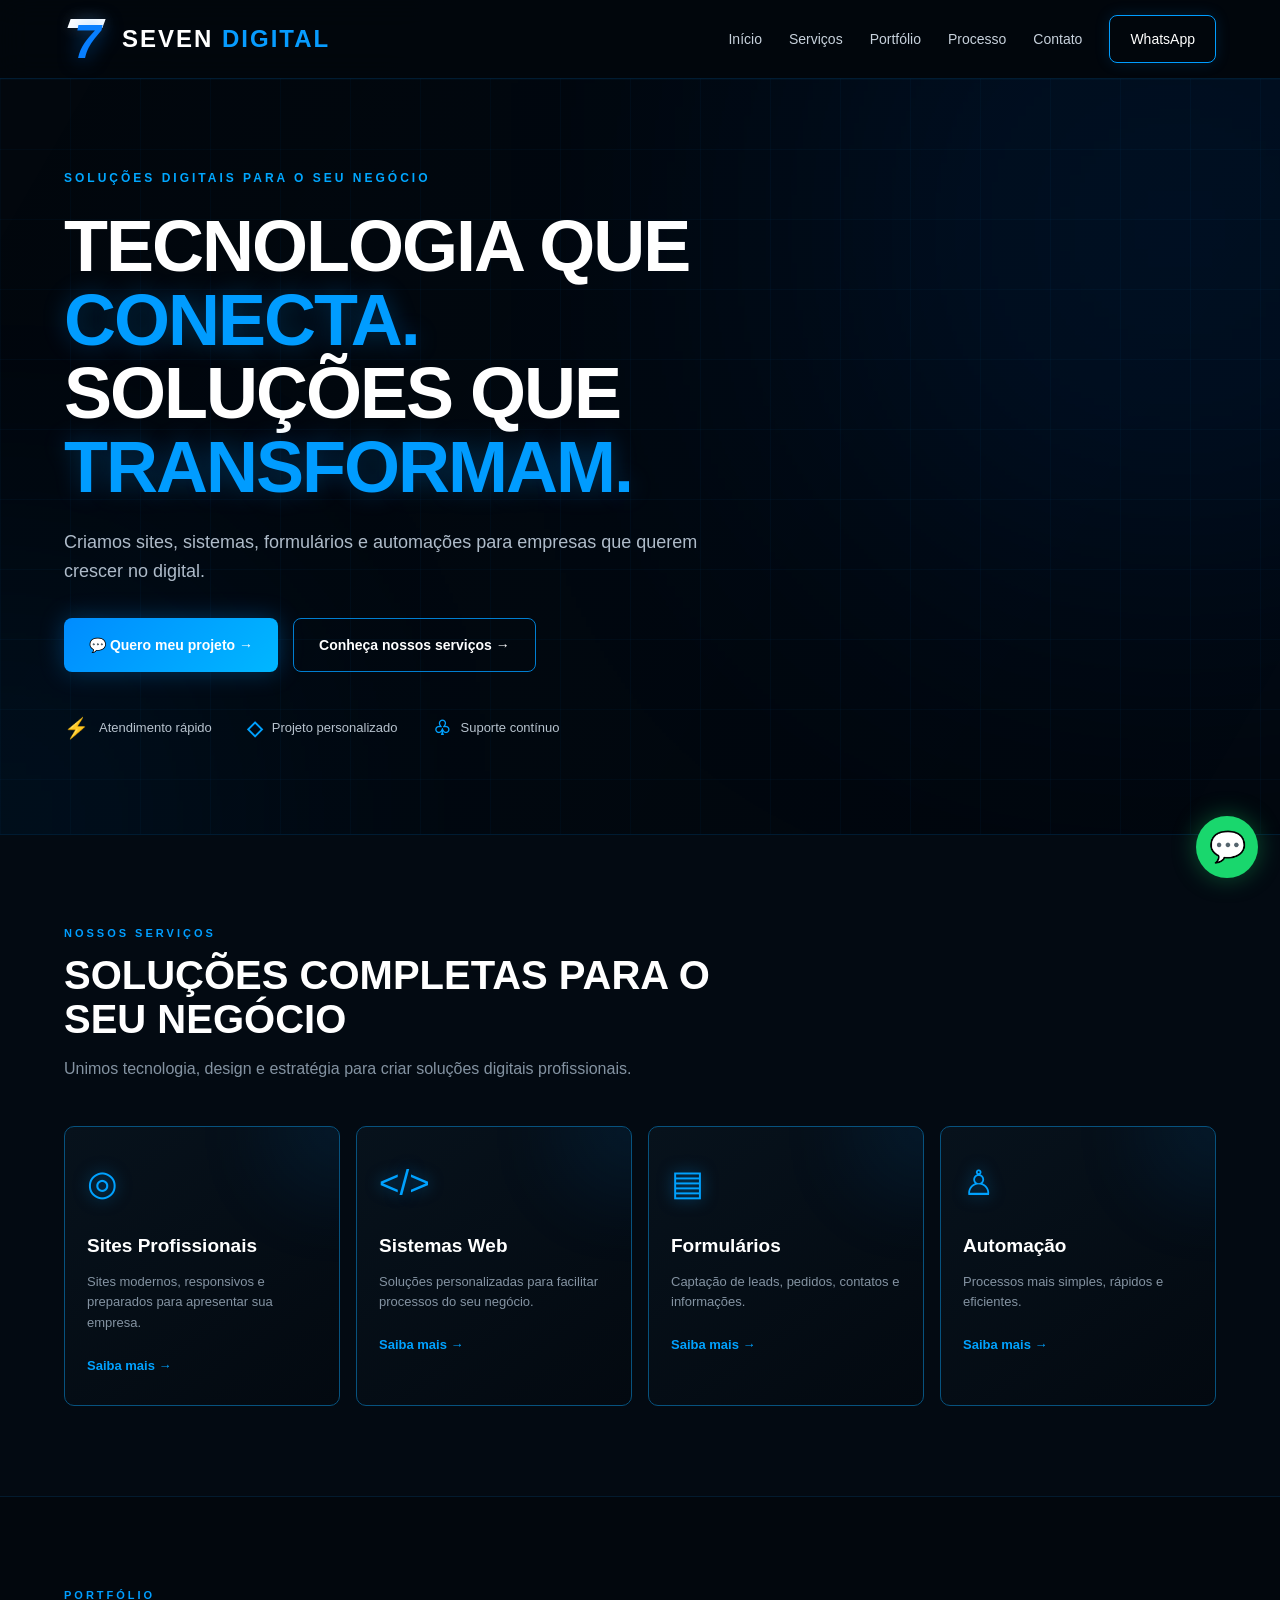
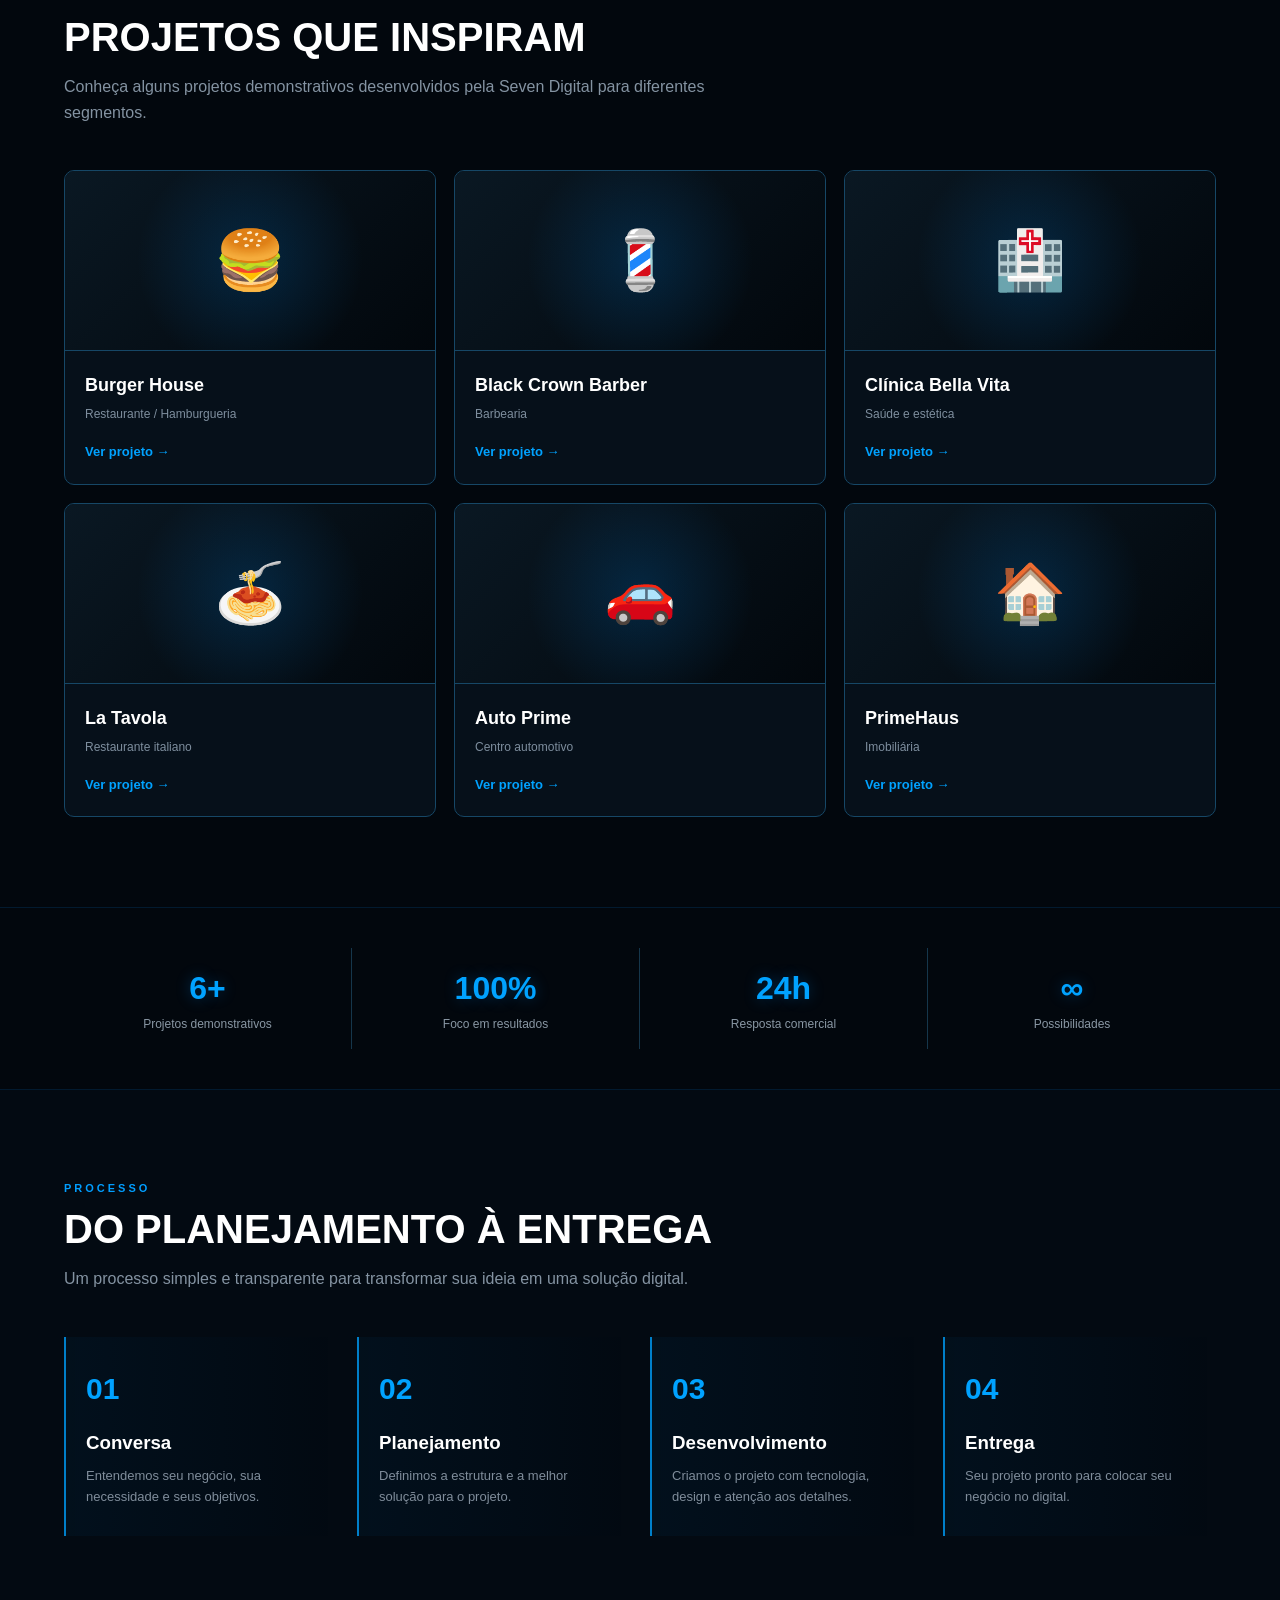
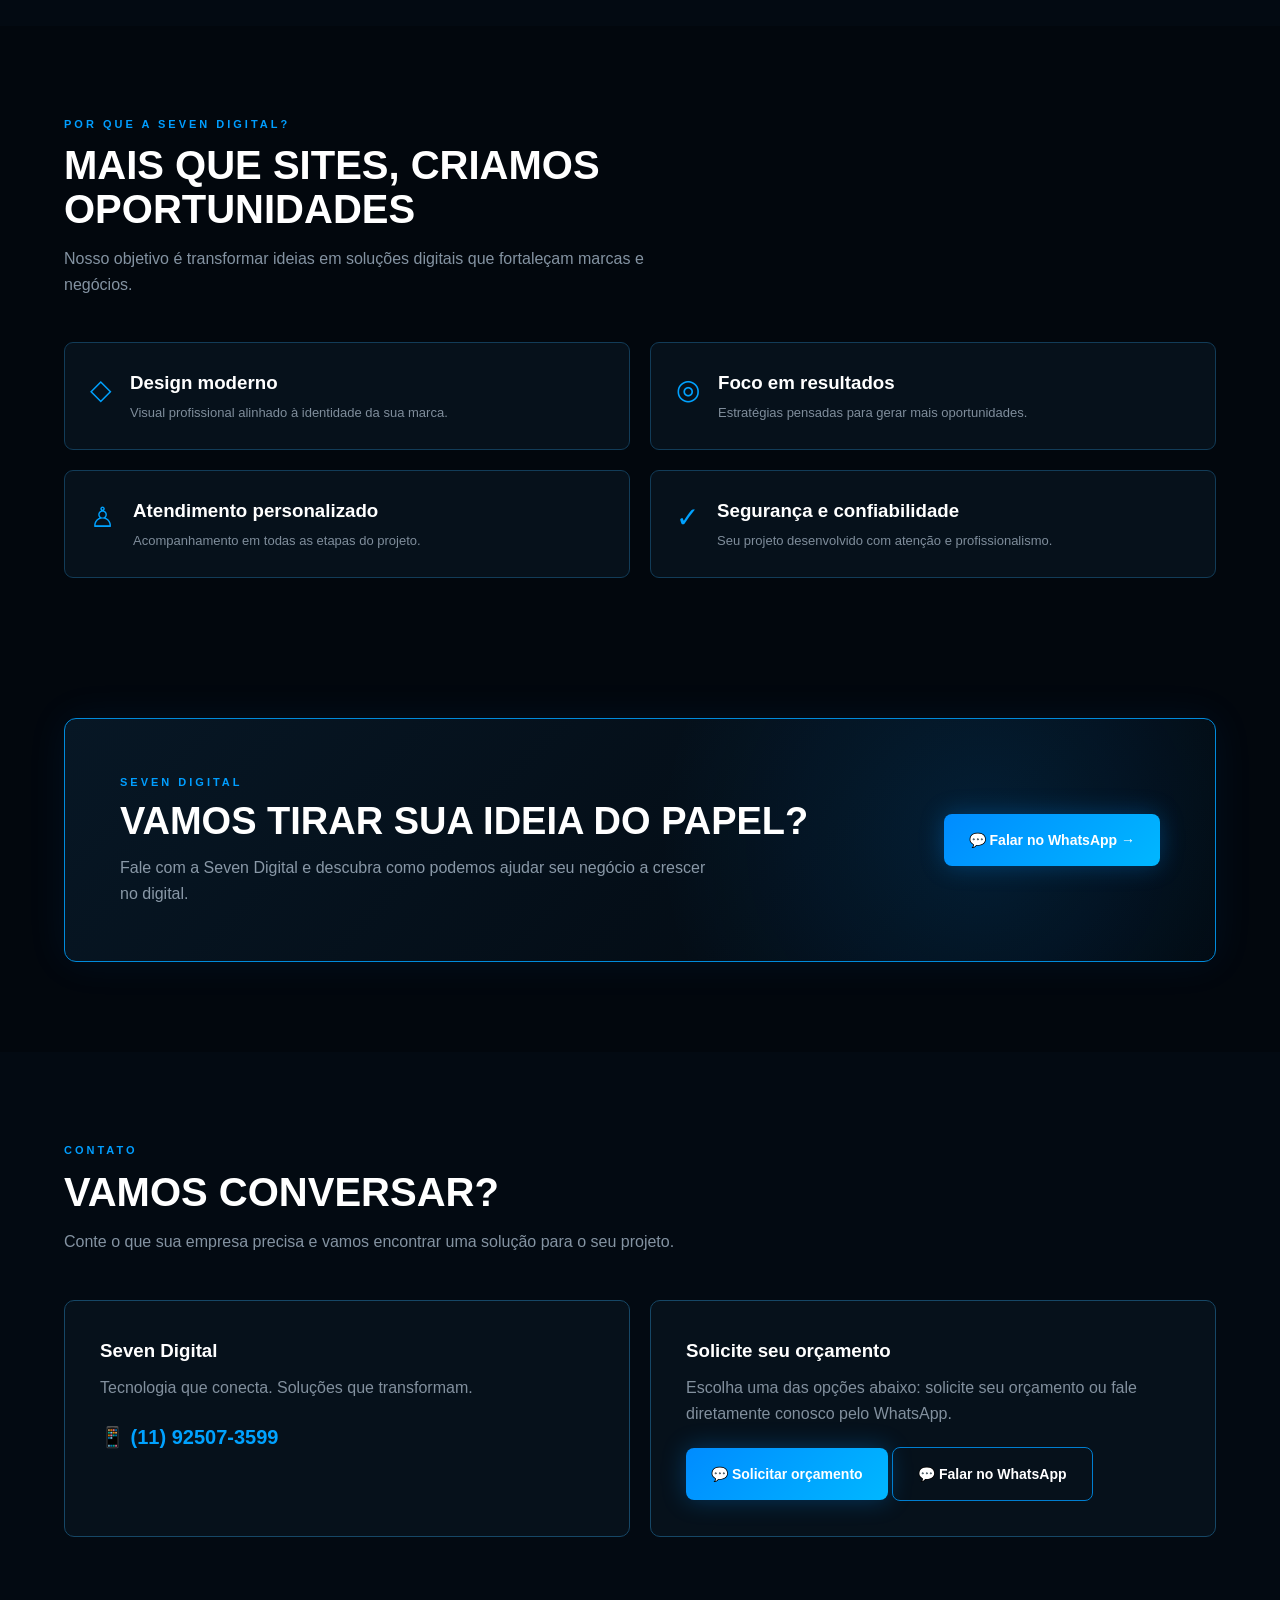
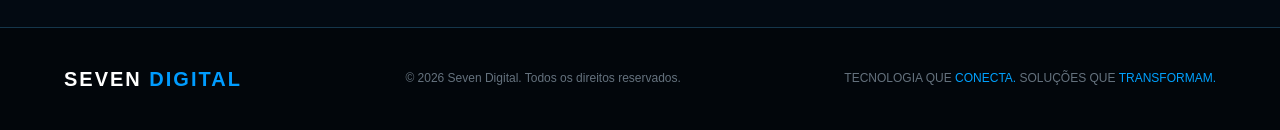
<file: _backup/index.original.html>
<!DOCTYPE html>
<html lang="pt-BR">
<head>
<meta charset="UTF-8">
<meta name="viewport" content="width=device-width, initial-scale=1.0">

<title>Seven Digital | Tecnologia que conecta</title>

<meta name="description" content="Seven Digital — Sites, sistemas, formulários e automações para empresas que querem crescer no digital.">

<style>

*{
    margin:0;
    padding:0;
    box-sizing:border-box;
}

html{
    scroll-behavior:smooth;
}

body{
    font-family:Arial,Helvetica,sans-serif;
    background:#02070d;
    color:#fff;
    line-height:1.6;
    overflow-x:hidden;
}

body:before{
    content:"";
    position:fixed;
    inset:0;
    pointer-events:none;
    opacity:.25;
    background-image:
        linear-gradient(120deg,transparent 0%,rgba(0,145,255,.05) 50%,transparent 100%);
    z-index:-2;
}

a{
    text-decoration:none;
    color:inherit;
}

.container{
    width:90%;
    max-width:1180px;
    margin:auto;
}

/* ================= HEADER ================= */

header{
    position:sticky;
    top:0;
    z-index:999;
    background:rgba(2,7,13,.92);
    backdrop-filter:blur(15px);
    border-bottom:1px solid rgba(0,145,255,.16);
}

.nav{
    height:78px;
    display:flex;
    align-items:center;
    justify-content:space-between;
}

.logo{
    display:flex;
    align-items:center;
    gap:10px;
}

.logo-seven{
    width:48px;
    height:48px;
    position:relative;
}

.logo-seven:before{
    content:"";
    position:absolute;
    top:4px;
    left:5px;
    width:35px;
    height:9px;
    background:#fff;
    transform:skew(-20deg);
    box-shadow:0 0 15px rgba(255,255,255,.15);
}

.logo-seven:after{
    content:"7";
    position:absolute;
    top:3px;
    left:10px;
    font-size:48px;
    line-height:48px;
    font-weight:900;
    font-style:italic;
    color:#087fff;
    text-shadow:0 0 20px rgba(0,130,255,.55);
}

.logo-text{
    font-size:24px;
    font-weight:900;
    letter-spacing:2px;
}

.logo-text span{
    color:#079cff;
}

nav{
    display:flex;
    align-items:center;
    gap:27px;
}

nav a{
    color:#c7d1dc;
    font-size:14px;
    transition:.3s;
}

nav a:hover{
    color:#00a2ff;
}

.nav-btn{
    padding:12px 20px;
    border:1px solid #009dff;
    border-radius:8px;
    color:#fff!important;
    box-shadow:0 0 15px rgba(0,145,255,.15);
}

.nav-btn:hover{
    background:#008cff;
    box-shadow:0 0 25px rgba(0,145,255,.45);
}

/* ================= HERO ================= */

.hero{
    min-height:680px;
    display:flex;
    align-items:center;
    position:relative;
    overflow:hidden;
    border-bottom:1px solid rgba(0,145,255,.15);
}

.hero:before{
    content:"";
    position:absolute;
    width:600px;
    height:600px;
    right:-200px;
    top:-150px;
    background:#006eff;
    filter:blur(180px);
    opacity:.12;
}

.hero:after{
    content:"";
    position:absolute;
    width:420px;
    height:420px;
    left:-220px;
    bottom:-200px;
    background:#008cff;
    filter:blur(150px);
    opacity:.10;
}

.grid-lines{
    position:absolute;
    inset:0;
    background-image:
        linear-gradient(rgba(0,145,255,.035) 1px,transparent 1px),
        linear-gradient(90deg,rgba(0,145,255,.035) 1px,transparent 1px);
    background-size:70px 70px;
}

.hero-content{
    position:relative;
    z-index:2;
    max-width:700px;
}

.tag{
    color:#00a7ff;
    font-size:12px;
    font-weight:bold;
    letter-spacing:3px;
    text-transform:uppercase;
    margin-bottom:22px;
}

.hero h1{
    font-size:clamp(44px,7vw,72px);
    line-height:1.02;
    letter-spacing:-2px;
    text-transform:uppercase;
    margin-bottom:24px;
}

.hero h1 span{
    color:#009cff;
    text-shadow:0 0 25px rgba(0,150,255,.3);
}

.hero p{
    max-width:650px;
    color:#aebbc9;
    font-size:18px;
    margin-bottom:32px;
}

.buttons{
    display:flex;
    gap:15px;
    flex-wrap:wrap;
}

.btn{
    display:inline-flex;
    align-items:center;
    justify-content:center;
    padding:15px 25px;
    border-radius:8px;
    font-weight:bold;
    font-size:14px;
    transition:.3s;
}

.btn-primary{
    background:linear-gradient(135deg,#008cff,#00b7ff);
    box-shadow:0 0 25px rgba(0,145,255,.3);
}

.btn-primary:hover{
    transform:translateY(-3px);
    box-shadow:0 0 35px rgba(0,145,255,.55);
}

.btn-secondary{
    border:1px solid #007ed0;
    color:#fff;
}

.btn-secondary:hover{
    background:rgba(0,145,255,.1);
}

/* HERO BENEFITS */

.hero-benefits{
    display:flex;
    gap:35px;
    margin-top:40px;
    flex-wrap:wrap;
}

.hero-benefit{
    display:flex;
    align-items:center;
    gap:10px;
    color:#b7c3ce;
    font-size:13px;
}

.hero-benefit strong{
    color:#00a2ff;
    font-size:20px;
}

/* ================= SECTIONS ================= */

section{
    padding:90px 0;
    position:relative;
}

.section-head{
    margin-bottom:45px;
}

.section-label{
    color:#009eff;
    font-size:11px;
    font-weight:bold;
    letter-spacing:3px;
    text-transform:uppercase;
    margin-bottom:10px;
}

.section-head h2{
    font-size:40px;
    line-height:1.1;
    text-transform:uppercase;
    max-width:650px;
}

.section-head p{
    color:#8493a2;
    max-width:650px;
    margin-top:15px;
}

/* ================= SERVICES ================= */

.services{
    background:#030a12;
    border-bottom:1px solid rgba(0,145,255,.12);
}

.services-grid{
    display:grid;
    grid-template-columns:repeat(4,1fr);
    gap:16px;
}

.card{
    min-height:235px;
    padding:28px 22px;
    background:linear-gradient(145deg,#07121c,#030910);
    border:1px solid #07527e;
    border-radius:10px;
    position:relative;
    overflow:hidden;
    transition:.3s;
}

.card:before{
    content:"";
    position:absolute;
    width:100px;
    height:100px;
    top:-50px;
    right:-50px;
    background:#008cff;
    filter:blur(50px);
    opacity:.15;
}

.card:hover{
    transform:translateY(-6px);
    border-color:#00a2ff;
    box-shadow:0 10px 35px rgba(0,130,255,.12);
}

.icon{
    font-size:35px;
    color:#00a2ff;
    margin-bottom:20px;
    text-shadow:0 0 15px rgba(0,160,255,.5);
}

.card h3{
    font-size:19px;
    margin-bottom:10px;
}

.card p{
    color:#8493a2;
    font-size:13px;
    margin-bottom:18px;
}

.card-link{
    color:#00a2ff;
    font-size:13px;
    font-weight:bold;
}

/* ================= PORTFOLIO ================= */

.portfolio-grid{
    display:grid;
    grid-template-columns:repeat(3,1fr);
    gap:18px;
}

.project{
    background:#06101a;
    border:1px solid #164766;
    border-radius:10px;
    overflow:hidden;
    transition:.3s;
}

.project:hover{
    transform:translateY(-5px);
    border-color:#00a2ff;
    box-shadow:0 10px 30px rgba(0,145,255,.12);
}

.project-image{
    height:180px;
    display:flex;
    align-items:center;
    justify-content:center;
    font-size:58px;
    background:
        radial-gradient(circle at center,rgba(0,145,255,.18),transparent 55%),
        linear-gradient(135deg,#0a1823,#02070c);
    border-bottom:1px solid #164766;
}

.project-info{
    padding:20px;
}

.project-info h3{
    font-size:18px;
    margin-bottom:5px;
}

.project-info p{
    color:#7e8e9e;
    font-size:12px;
    margin-bottom:14px;
}

.project-link{
    color:#00a2ff;
    font-size:13px;
    font-weight:bold;
}

/* ================= STATS ================= */

.stats{
    padding:40px 0;
    background:#02070d;
    border-top:1px solid rgba(0,145,255,.14);
    border-bottom:1px solid rgba(0,145,255,.14);
}

.stats-grid{
    display:grid;
    grid-template-columns:repeat(4,1fr);
}

.stat{
    text-align:center;
    padding:15px;
    border-right:1px solid #15364b;
}

.stat:last-child{
    border-right:0;
}

.stat-number{
    color:#00a2ff;
    font-size:32px;
    font-weight:bold;
    text-shadow:0 0 15px rgba(0,150,255,.3);
}

.stat p{
    color:#8997a4;
    font-size:12px;
}

/* ================= PROCESS ================= */

.process{
    background:#030a12;
}

.process-grid{
    display:grid;
    grid-template-columns:repeat(4,1fr);
    gap:20px;
}

.step{
    position:relative;
    padding:28px 20px;
    border-left:2px solid #007fc9;
    background:linear-gradient(90deg,rgba(0,120,200,.06),transparent);
}

.step-number{
    color:#00a2ff;
    font-size:30px;
    font-weight:900;
    margin-bottom:15px;
}

.step h3{
    margin-bottom:8px;
}

.step p{
    color:#7f8d9b;
    font-size:13px;
}

/* ================= BENEFITS ================= */

.benefits-grid{
    display:grid;
    grid-template-columns:1fr 1fr;
    gap:20px;
}

.benefit{
    display:flex;
    gap:18px;
    padding:25px;
    background:#06111b;
    border:1px solid #123c58;
    border-radius:9px;
}

.benefit-icon{
    font-size:28px;
    color:#00a2ff;
}

.benefit h3{
    margin-bottom:5px;
}

.benefit p{
    color:#7f8d9b;
    font-size:13px;
}

/* ================= CTA ================= */

.cta{
    padding:50px 0 90px;
}

.cta-box{
    padding:55px;
    border:1px solid #008bdc;
    border-radius:12px;
    background:
        radial-gradient(circle at 80% 50%,rgba(0,145,255,.14),transparent 35%),
        linear-gradient(135deg,#071725,#02070d);
    box-shadow:0 0 40px rgba(0,130,255,.08);
    display:flex;
    align-items:center;
    justify-content:space-between;
    gap:30px;
}

.cta-box h2{
    font-size:38px;
    text-transform:uppercase;
    line-height:1.1;
    margin-bottom:12px;
}

.cta-box p{
    color:#8998a7;
    max-width:600px;
}

/* ================= CONTACT ================= */

.contact{
    background:#030a12;
}

.contact-grid{
    display:grid;
    grid-template-columns:1fr 1fr;
    gap:20px;
}

.contact-card{
    padding:35px;
    border:1px solid #164766;
    background:#06111b;
    border-radius:10px;
}

.contact-card h3{
    margin-bottom:10px;
}

.contact-card p{
    color:#82909e;
    margin-bottom:20px;
}

.contact-number{
    font-size:20px;
    color:#00a2ff;
    font-weight:bold;
}

/* ================= FOOTER ================= */

footer{
    border-top:1px solid #15364b;
    padding:35px 0;
    background:#02060b;
}

.footer-content{
    display:flex;
    justify-content:space-between;
    align-items:center;
    gap:20px;
}

.footer-logo{
    font-weight:bold;
    font-size:20px;
    letter-spacing:2px;
}

.footer-logo span{
    color:#009cff;
}

.footer-copy{
    color:#65727e;
    font-size:12px;
}

/* ================= WHATSAPP ================= */

.whatsapp{
    position:fixed;
    right:22px;
    bottom:22px;
    width:62px;
    height:62px;
    border-radius:50%;
    background:#19d76d;
    display:flex;
    align-items:center;
    justify-content:center;
    font-size:30px;
    z-index:999;
    box-shadow:0 0 25px rgba(25,215,109,.35);
    transition:.3s;
}

.whatsapp:hover{
    transform:scale(1.1);
}

/* ================= MOBILE ================= */

@media(max-width:900px){

    nav{
        display:none;
    }

    .services-grid{
        grid-template-columns:1fr 1fr;
    }

    .portfolio-grid{
        grid-template-columns:1fr 1fr;
    }

    .process-grid{
        grid-template-columns:1fr 1fr;
    }

    .stats-grid{
        grid-template-columns:1fr 1fr;
    }

    .stat{
        border-right:0;
        border-bottom:1px solid #15364b;
    }

    .cta-box{
        flex-direction:column;
        align-items:flex-start;
    }
}

@media(max-width:600px){

    .container{
        width:92%;
    }

    .hero{
        min-height:650px;
    }

    .hero h1{
        font-size:43px;
    }

    .hero p{
        font-size:16px;
    }

    .buttons{
        flex-direction:column;
    }

    .btn{
        width:100%;
    }

    .hero-benefits{
        gap:15px;
        flex-direction:column;
    }

    .services-grid,
    .portfolio-grid,
    .process-grid,
    .benefits-grid,
    .contact-grid{
        grid-template-columns:1fr;
    }

    .stats-grid{
        grid-template-columns:1fr 1fr;
    }

    .section-head h2{
        font-size:31px;
    }

    .cta-box{
        padding:35px 25px;
    }

    .cta-box h2{
        font-size:30px;
    }

    .footer-content{
        flex-direction:column;
        text-align:center;
    }

    .whatsapp{
        width:57px;
        height:57px;
        right:16px;
        bottom:16px;
    }
}

</style>
</head>

<body>

<header>

<div class="container nav">

<a href="#inicio" class="logo">

<div class="logo-seven"></div>

<div class="logo-text">
SEVEN <span>DIGITAL</span>
</div>

</a>

<nav>

<a href="#inicio">Início</a>
<a href="#servicos">Serviços</a>
<a href="#portfolio">Portfólio</a>
<a href="#processo">Processo</a>
<a href="#contato">Contato</a>

<a
href="https://wa.me/5511925073599?text=Ol%C3%A1!%20Conheci%20a%20Seven%20Digital%20pelo%20site%20e%20gostaria%20de%20saber%20mais."
target="_blank"
class="nav-btn">

WhatsApp

</a>

</nav>

</div>

</header>


<!-- HERO -->

<section class="hero" id="inicio">

<div class="grid-lines"></div>

<div class="container">

<div class="hero-content">

<div class="tag">
Soluções digitais para o seu negócio
</div>

<h1>
Tecnologia que
<span>conecta.</span><br>

Soluções que
<span>transformam.</span>
</h1>

<p>
Criamos sites, sistemas, formulários e automações
para empresas que querem crescer no digital.
</p>

<div class="buttons">

<a
href="https://wa.me/5511925073599?text=Ol%C3%A1!%20Quero%20fazer%20um%20projeto%20com%20a%20Seven%20Digital."
target="_blank"
class="btn btn-primary">

💬 Quero meu projeto →

</a>

<a href="#servicos" class="btn btn-secondary">
Conheça nossos serviços →
</a>

</div>

<div class="hero-benefits">

<div class="hero-benefit">
<strong>⚡</strong>
Atendimento rápido
</div>

<div class="hero-benefit">
<strong>◇</strong>
Projeto personalizado
</div>

<div class="hero-benefit">
<strong>♧</strong>
Suporte contínuo
</div>

</div>

</div>

</div>

</section>


<!-- SERVIÇOS -->

<section class="services" id="servicos">

<div class="container">

<div class="section-head">

<div class="section-label">
Nossos serviços
</div>

<h2>
Soluções completas para o seu negócio
</h2>

<p>
Unimos tecnologia, design e estratégia para criar
soluções digitais profissionais.
</p>

</div>


<div class="services-grid">


<div class="card">

<div class="icon">◎</div>

<h3>Sites Profissionais</h3>

<p>
Sites modernos, responsivos e preparados
para apresentar sua empresa.
</p>

<a
href="https://wa.me/5511925073599?text=Ol%C3%A1!%20Tenho%20interesse%20em%20criar%20um%20site%20profissional."
target="_blank"
class="card-link">

Saiba mais →

</a>

</div>


<div class="card">

<div class="icon">&lt;/&gt;</div>

<h3>Sistemas Web</h3>

<p>
Soluções personalizadas para facilitar
processos do seu negócio.
</p>

<a
href="https://wa.me/5511925073599?text=Ol%C3%A1!%20Tenho%20interesse%20em%20um%20sistema%20web."
target="_blank"
class="card-link">

Saiba mais →

</a>

</div>


<div class="card">

<div class="icon">▤</div>

<h3>Formulários</h3>

<p>
Captação de leads, pedidos, contatos
e informações.
</p>

<a
href="https://wa.me/5511925073599?text=Ol%C3%A1!%20Tenho%20interesse%20em%20criar%20um%20formul%C3%A1rio."
target="_blank"
class="card-link">

Saiba mais →

</a>

</div>


<div class="card">

<div class="icon">♙</div>

<h3>Automação</h3>

<p>
Processos mais simples, rápidos
e eficientes.
</p>

<a
href="https://wa.me/5511925073599?text=Ol%C3%A1!%20Tenho%20interesse%20em%20automa%C3%A7%C3%A3o."
target="_blank"
class="card-link">

Saiba mais →

</a>

</div>


</div>

</div>

</section>


<!-- PORTFÓLIO -->

<section id="portfolio">

<div class="container">

<div class="section-head">

<div class="section-label">
Portfólio
</div>

<h2>
Projetos que inspiram
</h2>

<p>
Conheça alguns projetos demonstrativos desenvolvidos
pela Seven Digital para diferentes segmentos.
</p>

</div>


<div class="portfolio-grid">


<div class="project">

<div class="project-image">
🍔
</div>

<div class="project-info">

<h3>Burger House</h3>

<p>Restaurante / Hamburgueria</p>

<a
href="https://tiofejuca07.github.io/burger-house/"
target="_blank"
class="project-link">

Ver projeto →

</a>

</div>

</div>


<div class="project">

<div class="project-image">
💈
</div>

<div class="project-info">

<h3>Black Crown Barber</h3>

<p>Barbearia</p>

<a
href="https://tiofejuca07.github.io/barbearia-premium/"
target="_blank"
class="project-link">

Ver projeto →

</a>

</div>

</div>


<div class="project">

<div class="project-image">
🏥
</div>

<div class="project-info">

<h3>Clínica Bella Vita</h3>

<p>Saúde e estética</p>

<a
href="https://tiofejuca07.github.io/clinica-premium/"
target="_blank"
class="project-link">

Ver projeto →

</a>

</div>

</div>


<div class="project">

<div class="project-image">
🍝
</div>

<div class="project-info">

<h3>La Tavola</h3>

<p>Restaurante italiano</p>

<a
href="https://tiofejuca07.github.io/restaurante-premium/"
target="_blank"
class="project-link">

Ver projeto →

</a>

</div>

</div>


<div class="project">

<div class="project-image">
🚗
</div>

<div class="project-info">

<h3>Auto Prime</h3>

<p>Centro automotivo</p>

<a
href="https://tiofejuca07.github.io/auto-prime/"
target="_blank"
class="project-link">

Ver projeto →

</a>

</div>

</div>


<div class="project">

<div class="project-image">
🏠
</div>

<div class="project-info">

<h3>PrimeHaus</h3>

<p>Imobiliária</p>

<a
href="https://tiofejuca07.github.io/imobiliaria-premium/"
target="_blank"
class="project-link">

Ver projeto →

</a>

</div>

</div>


</div>

</div>

</section>


<!-- ESTATÍSTICAS -->

<section class="stats">

<div class="container">

<div class="stats-grid">

<div class="stat">

<div class="stat-number">6+</div>

<p>Projetos demonstrativos</p>

</div>


<div class="stat">

<div class="stat-number">100%</div>

<p>Foco em resultados</p>

</div>


<div class="stat">

<div class="stat-number">24h</div>

<p>Resposta comercial</p>

</div>


<div class="stat">

<div class="stat-number">∞</div>

<p>Possibilidades</p>

</div>

</div>

</div>

</section>


<!-- PROCESSO -->

<section class="process" id="processo">

<div class="container">

<div class="section-head">

<div class="section-label">
Processo
</div>

<h2>
Do planejamento à entrega
</h2>

<p>
Um processo simples e transparente para transformar
sua ideia em uma solução digital.
</p>

</div>


<div class="process-grid">


<div class="step">

<div class="step-number">01</div>

<h3>Conversa</h3>

<p>
Entendemos seu negócio, sua necessidade
e seus objetivos.
</p>

</div>


<div class="step">

<div class="step-number">02</div>

<h3>Planejamento</h3>

<p>
Definimos a estrutura e a melhor solução
para o projeto.
</p>

</div>


<div class="step">

<div class="step-number">03</div>

<h3>Desenvolvimento</h3>

<p>
Criamos o projeto com tecnologia,
design e atenção aos detalhes.
</p>

</div>


<div class="step">

<div class="step-number">04</div>

<h3>Entrega</h3>

<p>
Seu projeto pronto para colocar
seu negócio no digital.
</p>

</div>


</div>

</div>

</section>


<!-- BENEFÍCIOS -->

<section>

<div class="container">

<div class="section-head">

<div class="section-label">
Por que a Seven Digital?
</div>

<h2>
Mais que sites, criamos oportunidades
</h2>

<p>
Nosso objetivo é transformar ideias em soluções
digitais que fortaleçam marcas e negócios.
</p>

</div>


<div class="benefits-grid">


<div class="benefit">

<div class="benefit-icon">◇</div>

<div>

<h3>Design moderno</h3>

<p>
Visual profissional alinhado à identidade
da sua marca.
</p>

</div>

</div>


<div class="benefit">

<div class="benefit-icon">◎</div>

<div>

<h3>Foco em resultados</h3>

<p>
Estratégias pensadas para gerar
mais oportunidades.
</p>

</div>

</div>


<div class="benefit">

<div class="benefit-icon">♙</div>

<div>

<h3>Atendimento personalizado</h3>

<p>
Acompanhamento em todas as etapas
do projeto.
</p>

</div>

</div>


<div class="benefit">

<div class="benefit-icon">✓</div>

<div>

<h3>Segurança e confiabilidade</h3>

<p>
Seu projeto desenvolvido com atenção
e profissionalismo.
</p>

</div>

</div>


</div>

</div>

</section>


<!-- CTA -->

<section class="cta">

<div class="container">

<div class="cta-box">

<div>

<div class="section-label">
Seven Digital
</div>

<h2>
Vamos tirar sua ideia do papel?
</h2>

<p>
Fale com a Seven Digital e descubra como podemos
ajudar seu negócio a crescer no digital.
</p>

</div>


<a
href="https://wa.me/5511925073599?text=Ol%C3%A1!%20Quero%20tirar%20minha%20ideia%20do%20papel%20com%20a%20Seven%20Digital."
target="_blank"
class="btn btn-primary">

💬 Falar no WhatsApp →

</a>

</div>

</div>

</section>


<!-- CONTATO -->

<section class="contact" id="contato">

<div class="container">

<div class="section-head">

<div class="section-label">
Contato
</div>

<h2>
Vamos conversar?
</h2>

<p>
Conte o que sua empresa precisa e vamos encontrar
uma solução para o seu projeto.
</p>

</div>


<div class="contact-grid">


<div class="contact-card">

<h3>Seven Digital</h3>

<p>
Tecnologia que conecta.
Soluções que transformam.
</p>

<div class="contact-number">
📱 (11) 92507-3599
</div>

</div>


<div class="contact-card">

<h3>Solicite seu orçamento</h3>

<p>
Escolha uma das opções abaixo:
solicite seu orçamento ou fale diretamente conosco pelo WhatsApp.
</p>

<a
href="https://forms.gle/KtNwPCZXfM6QrTa49"
target="_blank"
class="btn btn-primary">

💬 Solicitar orçamento

</a>

<a
href="https://wa.me/5511925073599?text=Olá!%20Conheci%20a%20Seven%20Digital%20pelo%20site%20e%20gostaria%20de%20saber%20mais%20sobre%20os%20serviços."
target="_blank"
class="btn btn-secondary">
💬 Falar no WhatsApp
</a> 
    
</div>


</div>

</div>

</section>


<!-- FOOTER -->

<footer>

<div class="container footer-content">

<div class="footer-logo">
SEVEN <span>DIGITAL</span>
</div>

<div class="footer-copy">
© 2026 Seven Digital. Todos os direitos reservados.
</div>

<div class="footer-copy">
TECNOLOGIA QUE <span style="color:#00a2ff;">CONECTA.</span>
SOLUÇÕES QUE <span style="color:#00a2ff;">TRANSFORMAM.</span>
</div>

</div>

</footer>


<!-- WHATSAPP -->

<a
href="https://wa.me/5511925073599?text=Ol%C3%A1!%20Conheci%20a%20Seven%20Digital%20pelo%20site%20e%20gostaria%20de%20conhecer%20os%20servi%C3%A7os."
target="_blank"
class="whatsapp"
aria-label="WhatsApp">

💬

</a>

</body>
</html>
</file>
<file: css/tokens.css>
/* ==========================================================================
   SEVEN DIGITAL — Design tokens
   Identidade: BLACK + GOLD + WHITE · Luxury Tech
   ========================================================================== */

:root {
  /* Paleta oficial */
  --black: #050505;
  --black-2: #0a0a0a;
  --gold: #d9a928;
  --gold-light: #f2cf72;
  --white: #ffffff;
  --gray: #b8b8b8;

  /* Derivados (apenas para profundidade / superfícies) */
  --gold-deep: #a67f12;
  --black-3: #111111;
  --gray-2: #8f8f8f;
  --surface: rgba(255, 255, 255, 0.035);
  --surface-2: rgba(255, 255, 255, 0.06);
  --line: rgba(255, 255, 255, 0.09);
  --line-gold: rgba(217, 169, 40, 0.3);
  --line-gold-soft: rgba(217, 169, 40, 0.16);

  --gold-grad: linear-gradient(120deg, #f2cf72 0%, #d9a928 52%, #b98a16 100%);
  --gold-text: linear-gradient(100deg, #f2cf72 0%, #d9a928 55%, #f2cf72 100%);
  --glow: 0 0 44px rgba(217, 169, 40, 0.22);

  /* Tipografia */
  --font-display: "Sora", "Segoe UI", system-ui, -apple-system, "Helvetica Neue", Arial, sans-serif;
  --font-body: "DM Sans", system-ui, -apple-system, "Segoe UI", Roboto, "Helvetica Neue", Arial, sans-serif;

  /* Forma */
  --r-s: 10px;
  --r-m: 14px;
  --r-l: 22px;

  /* Movimento */
  --ease: cubic-bezier(0.22, 1, 0.36, 1);
  --ease-io: cubic-bezier(0.65, 0, 0.35, 1);
  --t-fast: 0.3s;
  --t-med: 0.5s;

  /* Layout */
  --container: 1200px;
  --gutter: clamp(20px, 5vw, 40px);
  --section-y: clamp(72px, 10vw, 128px);
  --header-h: 72px;
}
</file>
<file: css/base.css>
/* ==========================================================================
   BASE — reset, tipografia, acessibilidade
   ========================================================================== */

*,
*::before,
*::after { box-sizing: border-box; }

html {
  -webkit-text-size-adjust: 100%;
  text-size-adjust: 100%;
  scroll-behavior: smooth;
  scroll-padding-top: calc(var(--header-h) + 12px);
  background: var(--black);
}

body {
  margin: 0;
  font-family: var(--font-body);
  font-size: 1rem;
  line-height: 1.65;
  color: var(--gray);
  background: var(--black);
  overflow-x: hidden;
  overflow-x: clip;
  -webkit-font-smoothing: antialiased;
  -moz-osx-font-smoothing: grayscale;
  text-rendering: optimizeLegibility;
}

/* Grão sutil sobre toda a página — textura premium, custo praticamente zero */
body::after {
  content: "";
  position: fixed;
  inset: 0;
  z-index: 200;
  pointer-events: none;
  opacity: 0.045;
  background-image: url("data:image/svg+xml,%3Csvg xmlns='http://www.w3.org/2000/svg' width='160' height='160'%3E%3Cfilter id='n'%3E%3CfeTurbulence type='fractalNoise' baseFrequency='.85' numOctaves='2' stitchTiles='stitch'/%3E%3C/filter%3E%3Crect width='100%25' height='100%25' filter='url(%23n)'/%3E%3C/svg%3E");
}

h1, h2, h3, h4 {
  margin: 0;
  font-family: var(--font-display);
  font-weight: 700;
  line-height: 1.1;
  color: var(--white);
}

p { margin: 0; }
ul, ol { margin: 0; padding: 0; list-style: none; }
img, svg, canvas { display: block; max-width: 100%; }
img { height: auto; }
main, .site-footer { overflow-x: clip; }
a { color: inherit; text-decoration: none; }
button { font: inherit; color: inherit; background: none; border: 0; padding: 0; cursor: pointer; }
strong { color: var(--white); font-weight: 600; }

::selection { background: var(--gold); color: var(--black); }

.container {
  width: 100%;
  max-width: calc(var(--container) + var(--gutter) * 2);
  margin-inline: auto;
  padding-inline: var(--gutter);
}

/* Ícones em linha (sprite SVG) */
.i {
  width: 1.25em;
  height: 1.25em;
  flex: none;
  fill: none;
  stroke: currentColor;
  stroke-width: 1.6;
  stroke-linecap: round;
  stroke-linejoin: round;
}

.gold-text {
  color: var(--gold);
  background: var(--gold-text);
  background-size: 200% 100%;
  -webkit-background-clip: text;
  background-clip: text;
  -webkit-text-fill-color: transparent;
}

/* Acessibilidade ------------------------------------------------------- */
:focus-visible {
  outline: 2px solid var(--gold-light);
  outline-offset: 3px;
  border-radius: 6px;
}

.sr-only {
  position: absolute;
  width: 1px;
  height: 1px;
  margin: -1px;
  padding: 0;
  overflow: hidden;
  clip: rect(0 0 0 0);
  white-space: nowrap;
  border: 0;
}

.skip-link {
  position: fixed;
  top: 12px;
  left: 12px;
  z-index: 400;
  padding: 12px 18px;
  border-radius: var(--r-s);
  background: var(--gold);
  color: var(--black);
  font-weight: 600;
  transform: translateY(-160%);
  transition: transform var(--t-fast) var(--ease);
}
.skip-link:focus { transform: none; }

[hidden] { display: none !important; }

/* Scroll reveal (só ativa quando o JS está pronto) ---------------------- */
.js [data-reveal] {
  opacity: 0;
  transform: translate3d(0, 28px, 0);
  transition: opacity 0.9s var(--ease), transform 0.9s var(--ease);
  transition-delay: var(--d, 0s);
}
/* Deslocamento lateral só no desktop: no mobile evita qualquer rolagem horizontal antes da revelação */
@media (min-width: 1024px) {
  .js [data-reveal="left"]  { transform: translate3d(-32px, 0, 0); }
  .js [data-reveal="right"] { transform: translate3d(32px, 0, 0); }
}
.js [data-reveal="scale"] { transform: scale(0.94); }
.js [data-reveal].is-visible { opacity: 1; transform: none; }

/* Entrada do hero: CSS puro, começa no primeiro paint (melhora o LCP) */
.js [data-enter] {
  opacity: 0;
  animation: enter 0.9s var(--ease) forwards;
  animation-delay: var(--d, 0s);
}
.js [data-enter="scale"] { animation-name: enter-scale; }
@keyframes enter { from { opacity: 0; transform: translate3d(0, 24px, 0); } to { opacity: 1; transform: none; } }
@keyframes enter-scale { from { opacity: 0; transform: scale(0.95); } to { opacity: 1; transform: none; } }

/* Movimento reduzido ---------------------------------------------------- */
@media (prefers-reduced-motion: reduce) {
  html { scroll-behavior: auto; }
  *, *::before, *::after {
    animation-duration: 0.001ms !important;
    animation-iteration-count: 1 !important;
    animation-delay: 0s !important;
    transition-duration: 0.001ms !important;
    transition-delay: 0s !important;
    scroll-behavior: auto !important;
  }
  .js [data-reveal], .js [data-enter] { opacity: 1; transform: none; }
  .cursor-glow, .hero-canvas { display: none !important; }
}
</file>
<file: css/components.css>
/* ==========================================================================
   COMPONENTES — header, menu, botões, chips, efeitos reutilizáveis
   ========================================================================== */

/* ---------- Logo (arquivos SVG vetoriais: assets/img/logo-header.svg e logo-footer.svg) ---------- */
.brand {
  display: inline-flex;
  align-items: center;
  min-height: 44px;
  flex: none;
  color: var(--white);
}
.brand img { height: 34px; width: auto; filter: drop-shadow(0 0 14px rgba(217, 169, 40, 0.28)); }
.brand--footer img { height: auto; width: clamp(170px, 46vw, 210px); }

/* ---------- Header ---------- */
.site-header {
  position: fixed;
  inset: 0 0 auto 0;
  z-index: 100;
  height: var(--header-h);
  display: flex;
  align-items: center;
  border-bottom: 1px solid transparent;
  background: linear-gradient(to bottom, rgba(5, 5, 5, 0.72), rgba(5, 5, 5, 0));
  transition: height 0.4s var(--ease), background 0.4s var(--ease), border-color 0.4s var(--ease);
}
.site-header.is-scrolled {
  height: 64px;
  background: rgba(5, 5, 5, 0.72);
  -webkit-backdrop-filter: blur(16px) saturate(140%);
  backdrop-filter: blur(16px) saturate(140%);
  border-bottom-color: var(--line-gold-soft);
}
.site-header.is-menu-open {
  background: transparent;
  -webkit-backdrop-filter: none;
  backdrop-filter: none;
  border-bottom-color: transparent;
}
.header-inner {
  display: flex;
  align-items: center;
  justify-content: space-between;
  gap: 12px;
}

.nav-desktop { display: none; }
.nav-desktop ul { display: flex; align-items: center; gap: clamp(20px, 2.6vw, 38px); }
.nav-desktop a {
  position: relative;
  padding: 8px 0;
  font-family: var(--font-display);
  font-size: 0.72rem;
  font-weight: 600;
  letter-spacing: 0.16em;
  text-transform: uppercase;
  color: var(--gray);
  transition: color var(--t-fast);
}
.nav-desktop a::after {
  content: "";
  position: absolute;
  left: 0;
  right: 0;
  bottom: 0;
  height: 1px;
  background: var(--gold);
  transform: scaleX(0);
  transform-origin: right;
  transition: transform 0.5s var(--ease);
}
.nav-desktop a:hover,
.nav-desktop a[aria-current] { color: var(--white); }
.nav-desktop a:hover::after,
.nav-desktop a[aria-current]::after { transform: scaleX(1); transform-origin: left; }

.site-header .header-cta { display: none; flex: none; }

/* Botão hambúrguer */
.menu-toggle {
  position: relative;
  width: 48px;
  height: 48px;
  border-radius: 12px;
  border: 1px solid var(--line-gold);
  background: rgba(5, 5, 5, 0.5);
  transition: background var(--t-fast), border-color var(--t-fast);
}
.menu-toggle:hover { background: rgba(217, 169, 40, 0.1); }
.menu-toggle span {
  position: absolute;
  left: 13px;
  height: 2px;
  border-radius: 2px;
  background: var(--white);
  transition: transform 0.45s var(--ease), width 0.45s var(--ease), top 0.45s var(--ease), background 0.3s;
}
.menu-toggle span:nth-child(1) { top: 18px; width: 22px; }
.menu-toggle span:nth-child(2) { top: 28px; width: 14px; background: var(--gold); }
.menu-toggle[aria-expanded="true"] span:nth-child(1) { top: 23px; width: 22px; transform: rotate(45deg); }
.menu-toggle[aria-expanded="true"] span:nth-child(2) { top: 23px; width: 22px; transform: rotate(-45deg); }

/* ---------- Menu mobile (tela cheia) ---------- */
.menu {
  position: fixed;
  inset: 0;
  z-index: 90;
  display: flex;
  flex-direction: column;
  padding: calc(var(--header-h) + 16px) var(--gutter) max(28px, env(safe-area-inset-bottom));
  background:
    radial-gradient(120% 60% at 100% 0%, rgba(217, 169, 40, 0.18), transparent 60%),
    radial-gradient(90% 50% at 0% 100%, rgba(217, 169, 40, 0.1), transparent 60%),
    rgba(5, 5, 5, 0.97);
  -webkit-backdrop-filter: blur(22px);
  backdrop-filter: blur(22px);
  opacity: 0;
  visibility: hidden;
  pointer-events: none;
  overflow-y: auto;
  overscroll-behavior: contain;
  transition: opacity 0.45s var(--ease), visibility 0s 0.45s;
}
.menu.is-open {
  opacity: 1;
  visibility: visible;
  pointer-events: auto;
  transition: opacity 0.45s var(--ease), visibility 0s;
}
html.menu-lock { overflow: hidden; }
.menu-inner { margin-block: auto; }
.menu-list li {
  opacity: 0;
  transform: translateY(20px);
  transition: opacity 0.6s var(--ease), transform 0.6s var(--ease);
}
.menu.is-open .menu-list li {
  opacity: 1;
  transform: none;
  transition-delay: calc(0.06s * var(--i) + 0.12s);
}
.menu-list a {
  display: flex;
  align-items: baseline;
  gap: 16px;
  padding: 15px 0;
  border-bottom: 1px solid var(--line);
  font-family: var(--font-display);
  font-weight: 700;
  font-size: clamp(1.6rem, 7.4vw, 2.3rem);
  line-height: 1;
  text-transform: uppercase;
  letter-spacing: -0.01em;
  color: var(--white);
  transition: color var(--t-fast), padding-left 0.45s var(--ease);
}
.menu-list a span {
  font-family: var(--font-body);
  font-weight: 500;
  font-size: 0.75rem;
  letter-spacing: 0.2em;
  color: var(--gold);
}
.menu-list a:hover,
.menu-list a[aria-current] { color: var(--gold-light); padding-left: 8px; }
.menu-actions {
  display: grid;
  gap: 12px;
  margin-top: 28px;
  opacity: 0;
  transform: translateY(20px);
  transition: opacity 0.6s var(--ease), transform 0.6s var(--ease);
}
.menu.is-open .menu-actions { opacity: 1; transform: none; transition-delay: 0.5s; }
.menu-foot { margin-top: 20px; font-size: 0.85rem; color: var(--gray-2); }

/* ---------- Botões ---------- */
.btn {
  position: relative;
  isolation: isolate;
  overflow: hidden;
  display: inline-flex;
  align-items: center;
  justify-content: center;
  gap: 0.7em;
  min-height: 54px;
  padding: 0 30px;
  border-radius: var(--r-m);
  border: 1px solid transparent;
  font-family: var(--font-display);
  font-size: 0.76rem;
  font-weight: 700;
  letter-spacing: 0.12em;
  line-height: 1.2;
  text-align: center;
  text-transform: uppercase;
  white-space: nowrap;
  cursor: pointer;
  transition: transform 0.4s var(--ease), box-shadow 0.4s var(--ease), background 0.4s, border-color 0.4s, color 0.4s;
}
.btn > * { position: relative; z-index: 1; }
.btn .i { width: 1.35em; height: 1.35em; transition: transform 0.45s var(--ease); }
.btn:hover .i-arrow { transform: translateX(5px); }
.btn:active { transform: translateY(0) scale(0.98); }

.btn-gold {
  background: var(--gold-grad);
  color: var(--black);
  box-shadow: 0 10px 34px -10px rgba(217, 169, 40, 0.6), inset 0 1px 0 rgba(255, 255, 255, 0.4);
}
.btn-gold::after {
  content: "";
  position: absolute;
  inset: 0;
  z-index: 0;
  background: linear-gradient(105deg, transparent 30%, rgba(255, 255, 255, 0.6) 50%, transparent 70%);
  transform: translateX(-130%);
  transition: transform 0.9s var(--ease);
}
.btn-gold:hover {
  transform: translateY(-3px);
  box-shadow: 0 16px 44px -8px rgba(217, 169, 40, 0.75), 0 0 0 1px rgba(242, 207, 114, 0.5), inset 0 1px 0 rgba(255, 255, 255, 0.5);
}
.btn-gold:hover::after { transform: translateX(130%); }

.btn-outline {
  color: var(--white);
  border-color: var(--line-gold);
  background: rgba(255, 255, 255, 0.02);
}
.btn-outline:hover {
  transform: translateY(-3px);
  border-color: var(--gold-light);
  background: rgba(217, 169, 40, 0.1);
  box-shadow: 0 0 34px rgba(217, 169, 40, 0.2);
}

.btn-sm { min-height: 44px; padding: 0 22px; font-size: 0.7rem; }
.btn-lg { min-height: 58px; padding: 0 34px; }
.btn-block { width: 100%; white-space: normal; }

/* Link com sublinhado animado */
.link-u {
  position: relative;
  display: inline-flex;
  align-items: center;
  gap: 8px;
  font-weight: 600;
  color: var(--gold-light);
}
.link-u::after {
  content: "";
  position: absolute;
  left: 0;
  right: 0;
  bottom: -3px;
  height: 1px;
  background: currentColor;
  transform: scaleX(0);
  transform-origin: right;
  transition: transform 0.5s var(--ease);
}
.link-u:hover::after { transform: scaleX(1); transform-origin: left; }
.link-u:hover .i-arrow { transform: translateX(4px); }
.link-u .i { width: 1.1em; height: 1.1em; transition: transform 0.45s var(--ease); }

/* ---------- Chips / tags / badges ---------- */
.chip {
  display: inline-flex;
  align-items: center;
  gap: 8px;
  min-height: 38px;
  padding: 0 16px;
  border-radius: 999px;
  border: 1px solid var(--line);
  background: var(--surface);
  color: var(--gray);
  font-family: var(--font-display);
  font-size: 0.7rem;
  font-weight: 600;
  letter-spacing: 0.1em;
  text-transform: uppercase;
  white-space: nowrap;
  transition: color var(--t-fast), border-color var(--t-fast), background var(--t-fast), box-shadow var(--t-fast);
}
.chip .i { width: 1.15em; height: 1.15em; color: var(--gold); }
button.chip { min-height: 44px; }
button.chip:hover { color: var(--white); border-color: var(--line-gold); }
button.chip.is-active {
  color: var(--black);
  background: var(--gold-grad);
  border-color: transparent;
  box-shadow: 0 8px 26px -10px rgba(217, 169, 40, 0.7);
}

.badge-demo {
  display: inline-flex;
  align-items: center;
  gap: 8px;
  padding: 6px 12px;
  border-radius: 999px;
  border: 1px solid var(--line-gold);
  background: rgba(5, 5, 5, 0.72);
  -webkit-backdrop-filter: blur(8px);
  backdrop-filter: blur(8px);
  color: var(--gold-light);
  font-family: var(--font-display);
  font-size: 0.62rem;
  font-weight: 600;
  letter-spacing: 0.12em;
  text-transform: uppercase;
  white-space: nowrap;
}
.badge-demo::before {
  content: "";
  width: 6px;
  height: 6px;
  border-radius: 50%;
  background: var(--gold);
  box-shadow: 0 0 10px var(--gold);
}

.eyebrow {
  display: inline-flex;
  align-items: center;
  gap: 14px;
  font-family: var(--font-display);
  font-size: 0.7rem;
  font-weight: 600;
  letter-spacing: 0.2em;
  text-transform: uppercase;
  color: var(--gold);
}
.eyebrow::before {
  content: "";
  width: 34px;
  height: 1px;
  background: var(--gold);
}

/* ---------- Ícone em moldura ---------- */
.icon-tile {
  position: relative;
  display: grid;
  place-items: center;
  width: 56px;
  height: 56px;
  border-radius: 16px;
  border: 1px solid var(--line-gold);
  background: linear-gradient(145deg, rgba(217, 169, 40, 0.14), rgba(217, 169, 40, 0.02));
  color: var(--gold-light);
  transition: transform 0.6s var(--ease), box-shadow 0.6s var(--ease), background 0.6s;
}
.icon-tile .i { width: 26px; height: 26px; }

/* ---------- Cabeçalho de seção ---------- */
.section-head { max-width: 920px; margin-bottom: clamp(40px, 6vw, 72px); }
.section-head h2 {
  font-size: clamp(1.85rem, 5.2vw, 3.3rem);
  line-height: 1.06;
  letter-spacing: -0.015em;
  text-transform: uppercase;
}
.section-head p {
  margin-top: 20px;
  max-width: 58ch;
  font-size: clamp(1rem, 1.5vw, 1.1rem);
}
.section-head .eyebrow { margin-bottom: 20px; }

/* ---------- Efeito "spotlight" que segue o cursor nos cards ---------- */
.fx { position: relative; isolation: isolate; }
.fx::before {
  content: "";
  position: absolute;
  inset: 0;
  z-index: -1;
  border-radius: inherit;
  pointer-events: none;
  background: radial-gradient(380px circle at var(--mx, 50%) var(--my, 50%), rgba(217, 169, 40, 0.17), transparent 55%);
  opacity: 0;
  transition: opacity 0.5s var(--ease);
}
.fx:hover::before { opacity: 1; }

/* ---------- Glow do cursor (desktop) ---------- */
.cursor-glow {
  position: fixed;
  left: 0;
  top: 0;
  z-index: 60;
  width: 560px;
  height: 560px;
  margin: -280px 0 0 -280px;
  border-radius: 50%;
  pointer-events: none;
  background: radial-gradient(circle, rgba(217, 169, 40, 0.085), transparent 62%);
  opacity: 0;
  transition: opacity 0.6s;
  will-change: transform;
}
.cursor-glow.is-on { opacity: 1; }
@media (hover: none), (pointer: coarse) { .cursor-glow { display: none; } }

/* ---------- Botão flutuante do WhatsApp ---------- */
.wa-float {
  position: fixed;
  right: max(16px, env(safe-area-inset-right));
  bottom: max(16px, env(safe-area-inset-bottom));
  z-index: 120;
  display: grid;
  place-items: center;
  width: 60px;
  height: 60px;
  border-radius: 50%;
  border: 1.5px solid var(--gold);
  background: radial-gradient(circle at 30% 25%, #1e1e1e, #050505 70%);
  color: var(--gold-light);
  box-shadow: 0 12px 30px rgba(0, 0, 0, 0.6), 0 0 26px rgba(217, 169, 40, 0.3);
  transition: transform 0.45s var(--ease), background 0.35s, color 0.35s, box-shadow 0.35s;
}
.wa-float .i { width: 30px; height: 30px; stroke-width: 1.5; }
.wa-float::before {
  content: "";
  position: absolute;
  inset: -1px;
  border-radius: 50%;
  border: 1px solid var(--gold);
  animation: wa-ring 3.4s ease-out infinite;
  pointer-events: none;
}
@keyframes wa-ring {
  0% { transform: scale(1); opacity: 0.55; }
  70%, 100% { transform: scale(1.7); opacity: 0; }
}
.wa-float:hover {
  transform: scale(1.08);
  background: var(--gold-grad);
  color: var(--black);
  box-shadow: 0 14px 36px rgba(0, 0, 0, 0.6), 0 0 40px rgba(217, 169, 40, 0.55);
}
.wa-tip {
  position: absolute;
  right: calc(100% + 14px);
  top: 50%;
  padding: 10px 16px;
  border-radius: 12px;
  border: 1px solid var(--line-gold);
  background: rgba(10, 10, 10, 0.94);
  color: var(--white);
  font-size: 0.82rem;
  font-weight: 500;
  white-space: nowrap;
  opacity: 0;
  transform: translate(8px, -50%);
  pointer-events: none;
  transition: opacity 0.35s var(--ease), transform 0.35s var(--ease);
}
.wa-float:hover .wa-tip,
.wa-float:focus-visible .wa-tip { opacity: 1; transform: translate(0, -50%); }
@media (hover: none) { .wa-tip { display: none; } }

@media (max-width: 420px) {
  .btn { padding: 0 22px; letter-spacing: 0.09em; }
  .btn-lg { padding: 0 22px; }
}

/* ---------- Desktop ---------- */
@media (min-width: 1024px) {
  .brand img { height: 40px; }
  .nav-desktop { display: block; }
  .site-header .header-cta { display: inline-flex; }
  .menu-toggle, .menu { display: none; }
}

@media (min-width: 1024px) and (max-width: 1199px) {
  .nav-desktop ul { gap: 18px; }
  .nav-desktop a { font-size: 0.68rem; letter-spacing: 0.1em; }
  .site-header .header-cta { padding: 0 16px; letter-spacing: 0.09em; }
  .brand img { height: 36px; }
}
</file>
<file: css/sections.css>
/* ==========================================================================
   SEÇÕES — mobile first
   ========================================================================== */

.section {
  position: relative;
  padding-block: var(--section-y);
}
.section--alt { background: var(--black-2); }
.section--alt::before,
.section--line::before {
  content: "";
  position: absolute;
  top: 0;
  left: 0;
  right: 0;
  height: 1px;
  background: linear-gradient(90deg, transparent, var(--line-gold), transparent);
}

/* ==========================================================================
   HERO
   ========================================================================== */
.hero {
  position: relative;
  isolation: isolate;
  overflow: hidden;
  display: flex;
  align-items: center;
  min-height: 100svh;
  padding: calc(var(--header-h) + 32px) 0 72px;
}
.hero-bg { position: absolute; inset: 0; z-index: -1; pointer-events: none; }
.hero-bg::before {
  content: "";
  position: absolute;
  inset: 0;
  background-image:
    linear-gradient(rgba(217, 169, 40, 0.055) 1px, transparent 1px),
    linear-gradient(90deg, rgba(217, 169, 40, 0.055) 1px, transparent 1px);
  background-size: 72px 72px;
  -webkit-mask-image: radial-gradient(ellipse 80% 70% at 72% 42%, #000 15%, transparent 72%);
  mask-image: radial-gradient(ellipse 80% 70% at 72% 42%, #000 15%, transparent 72%);
}
.orb { position: absolute; border-radius: 50%; will-change: transform; }
.orb--1 {
  width: min(120vw, 820px);
  aspect-ratio: 1;
  right: -32%;
  top: -22%;
  background: radial-gradient(circle, rgba(217, 169, 40, 0.3), transparent 62%);
}
.orb--2 {
  width: min(90vw, 560px);
  aspect-ratio: 1;
  left: -30%;
  bottom: -26%;
  background: radial-gradient(circle, rgba(217, 169, 40, 0.14), transparent 65%);
}
.shape {
  position: absolute;
  border: 1px solid rgba(217, 169, 40, 0.2);
  pointer-events: none;
}
.shape--sq { width: 280px; height: 280px; right: 6%; top: 14%; transform: rotate(45deg); animation: spin 90s linear infinite; }
.shape--ci { width: 440px; height: 440px; right: 18%; bottom: -14%; border-radius: 50%; border-color: rgba(217, 169, 40, 0.12); }
@keyframes spin { to { transform: rotate(405deg); } }
.hero-canvas { position: absolute; inset: 0; z-index: -1; width: 100%; height: 100%; opacity: 0.8; pointer-events: none; }

.hero-inner {
  position: relative;
  display: grid;
  gap: 56px;
  align-items: center;
}
.hero-copy { position: relative; z-index: 2; min-width: 0; }
.hero-eyebrow { margin-bottom: 26px; font-size: 0.66rem; letter-spacing: 0.18em; }
.hero-title {
  font-size: clamp(2.3rem, 10.6vw, 4.9rem);
  font-weight: 800;
  line-height: 1;
  letter-spacing: -0.03em;
  text-transform: uppercase;
}
.hero-title .line { display: block; overflow: hidden; padding-bottom: 0.08em; margin-bottom: -0.08em; }
.hero-title .line > span { display: inline-block; }
.js .hero-title .line > span {
  transform: translateY(112%);
  animation: rise 1s var(--ease) forwards;
  animation-delay: calc(0.1s + 0.1s * var(--n));
}
.hero-title .gold-text { animation-name: rise, shine; animation-duration: 1s, 7s; animation-timing-function: var(--ease), linear; animation-iteration-count: 1, infinite; animation-fill-mode: forwards, none; }
@keyframes rise { to { transform: none; } }
@keyframes shine { to { background-position: -200% 0; } }

.hero-sub {
  max-width: 46ch;
  margin-top: 28px;
  font-size: clamp(1.05rem, 1.7vw, 1.2rem);
  line-height: 1.6;
}
.hero-actions { display: grid; gap: 14px; margin-top: 36px; }
.hero-tags { display: flex; flex-wrap: wrap; gap: 10px; margin-top: 36px; }

.scroll-cue {
  position: absolute;
  left: 50%;
  bottom: 26px;
  z-index: 3;
  display: none;
  width: 26px;
  height: 42px;
  margin-left: -13px;
  border-radius: 14px;
  border: 1.5px solid var(--line-gold);
}
.scroll-cue span {
  position: absolute;
  left: 50%;
  top: 8px;
  width: 3px;
  height: 8px;
  margin-left: -1.5px;
  border-radius: 2px;
  background: var(--gold);
  animation: cue 2.2s var(--ease-io) infinite;
}
@keyframes cue { 0% { transform: translateY(0); opacity: 1; } 70%, 100% { transform: translateY(14px); opacity: 0; } }

/* Palco: notebook + celular + elementos flutuantes */
.hero-visual { position: relative; perspective: 1400px; min-width: 0; }
.visual-stage {
  position: relative;
  width: 100%;
  max-width: 640px;
  margin-inline: auto;
  aspect-ratio: 1 / 0.92;
  transform-style: preserve-3d;
  will-change: transform;
}
.stage-glow {
  position: absolute;
  inset: -12%;
  z-index: -1;
  background: radial-gradient(closest-side, rgba(217, 169, 40, 0.24), transparent);
}
.laptop { position: absolute; left: 0; top: 8%; width: 88%; }
.laptop-lid {
  position: relative;
  padding: 2.6% 2.6% 3.4%;
  border-radius: 14px 14px 5px 5px;
  border: 1px solid rgba(255, 255, 255, 0.14);
  background: linear-gradient(160deg, #202020, #0a0a0a);
  box-shadow: 0 40px 90px -24px rgba(0, 0, 0, 0.95), 0 0 0 1px rgba(217, 169, 40, 0.14), 0 0 70px rgba(217, 169, 40, 0.14);
}
.laptop-lid::after {
  content: "";
  position: absolute;
  top: 1.1%;
  left: 50%;
  width: 4px;
  height: 4px;
  margin-left: -2px;
  border-radius: 50%;
  background: #2f2f2f;
}
.laptop-screen {
  position: relative;
  aspect-ratio: 16 / 10;
  overflow: hidden;
  border-radius: 6px;
  background: #050505;
  container-type: size;
}
.laptop-base {
  position: relative;
  height: 12px;
  margin: 0 -5%;
  border-radius: 0 0 22px 22px / 0 0 12px 12px;
  background: linear-gradient(#2c2c2c, #0e0e0e);
  border: 1px solid rgba(255, 255, 255, 0.1);
  border-top: 0;
  box-shadow: 0 24px 40px -10px rgba(0, 0, 0, 0.9);
}
.laptop-base::after {
  content: "";
  position: absolute;
  top: 0;
  left: 50%;
  width: 16%;
  height: 4px;
  margin-left: -8%;
  border-radius: 0 0 8px 8px;
  background: #050505;
}
.screen-scroll {
  position: absolute;
  top: 0;
  left: 0;
  width: 100%;
  height: auto;
  animation: page-scroll 26s var(--ease-io) 1.2s infinite alternate;
}
@keyframes page-scroll {
  0%, 6% { transform: translateY(0); }
  94%, 100% { transform: translateY(calc(100cqh - 100%)); }
}
.phone {
  position: absolute;
  right: 0;
  bottom: 0;
  width: 27%;
  aspect-ratio: 9 / 19;
  padding: 2.4%;
  border-radius: 26px;
  border: 1px solid rgba(217, 169, 40, 0.5);
  background: linear-gradient(160deg, #1d1d1d, #060606);
  box-shadow: 0 30px 60px -16px rgba(0, 0, 0, 0.95), 0 0 46px rgba(217, 169, 40, 0.22);
  animation: float 8s ease-in-out infinite;
}
.phone::before {
  content: "";
  position: absolute;
  top: 3.2%;
  left: 50%;
  z-index: 2;
  width: 26%;
  height: 2.6%;
  transform: translateX(-50%);
  border-radius: 999px;
  background: #050505;
}
.phone-screen {
  position: relative;
  width: 100%;
  height: 100%;
  overflow: hidden;
  border-radius: 20px;
  background: #050505;
  container-type: size;
}
.phone .screen-scroll { animation-duration: 20s; animation-delay: 2s; }

.float-card {
  position: absolute;
  z-index: 3;
  display: flex;
  align-items: center;
  gap: 10px;
  padding: 10px 14px 10px 10px;
  border-radius: 14px;
  border: 1px solid var(--line-gold);
  background: rgba(12, 12, 12, 0.78);
  -webkit-backdrop-filter: blur(10px);
  backdrop-filter: blur(10px);
  box-shadow: 0 14px 40px -12px rgba(0, 0, 0, 0.9), 0 0 24px rgba(217, 169, 40, 0.12);
  font-family: var(--font-display);
  font-size: 0.6rem;
  font-weight: 700;
  letter-spacing: 0.14em;
  text-transform: uppercase;
  color: var(--white);
  white-space: nowrap;
  animation: float 7s ease-in-out infinite;
  animation-delay: var(--fd, 0s);
}
.float-card .icon-tile { width: 32px; height: 32px; border-radius: 10px; }
.float-card .icon-tile .i { width: 17px; height: 17px; }
.float-card small {
  display: block;
  margin-top: 3px;
  font-family: var(--font-body);
  font-size: 0.66rem;
  font-weight: 500;
  letter-spacing: 0.02em;
  text-transform: none;
  color: var(--gray-2);
}
.fc-1 { top: 0; left: 6%; --fd: -1s; }
.fc-2 { top: 27%; right: -1%; --fd: -3.2s; }
.fc-3 { bottom: 9%; left: -1%; --fd: -5s; }
@keyframes float {
  0%, 100% { transform: translate3d(0, 0, 0); }
  50% { transform: translate3d(0, -12px, 0); }
}

/* ==========================================================================
   CONFIANÇA
   ========================================================================== */
.trust { padding-bottom: 0; }
.trust-head { display: grid; gap: 22px; margin-bottom: clamp(40px, 6vw, 64px); }
.trust-head h2 {
  max-width: 16ch;
  font-size: clamp(1.85rem, 5.4vw, 3.4rem);
  line-height: 1.05;
  letter-spacing: -0.02em;
  text-transform: uppercase;
}
.trust-head p { max-width: 46ch; font-size: clamp(1rem, 1.5vw, 1.1rem); }
.stat-grid { display: grid; grid-template-columns: 1fr 1fr; }
.stat {
  padding: 26px 20px 30px 0;
  border-top: 1px solid var(--line-gold);
}
.stat:nth-child(even) { padding-left: 20px; border-left: 1px solid var(--line); }
.stat-num {
  display: flex;
  align-items: center;
  gap: 8px;
  min-height: 1.05em;
  font-family: var(--font-display);
  font-size: clamp(2.3rem, 6vw, 3.6rem);
  font-weight: 800;
  line-height: 1;
  letter-spacing: -0.03em;
  color: var(--white);
}
.stat-num .i { width: 0.55em; height: 0.55em; color: var(--gold); }
.stat-num .unit { margin-right: 4px; font-size: 0.42em; font-weight: 600; letter-spacing: 0; color: var(--gold); }
.stat-label { margin-top: 14px; font-weight: 600; color: var(--white); font-size: 0.98rem; }
.stat-sub { margin-top: 4px; font-size: 0.86rem; color: var(--gray-2); line-height: 1.5; }

.marquee {
  margin-top: clamp(56px, 8vw, 96px);
  overflow: hidden;
  border-block: 1px solid var(--line-gold-soft);
  background: linear-gradient(90deg, var(--black), rgba(217, 169, 40, 0.06), var(--black));
}
.marquee-track { display: flex; width: max-content; animation: marquee 46s linear infinite; }
.marquee:hover .marquee-track { animation-play-state: paused; }
.marquee-group { display: flex; flex: none; align-items: center; }
.marquee-group span {
  display: flex;
  align-items: center;
  gap: clamp(28px, 4vw, 56px);
  padding: 22px clamp(14px, 2vw, 28px);
  font-family: var(--font-display);
  font-size: clamp(1.05rem, 2.6vw, 1.6rem);
  font-weight: 700;
  letter-spacing: 0.05em;
  text-transform: uppercase;
  color: transparent;
  -webkit-text-stroke: 1px rgba(255, 255, 255, 0.4);
  white-space: nowrap;
}
.marquee-group span::after {
  content: "";
  width: 9px;
  height: 9px;
  transform: rotate(45deg);
  background: var(--gold);
  box-shadow: 0 0 14px rgba(217, 169, 40, 0.6);
}
@keyframes marquee { to { transform: translateX(-50%); } }

/* ==========================================================================
   PROBLEMA
   ========================================================================== */
.problem-grid {
  display: grid;
  gap: 1px;
  overflow: hidden;
  border: 1px solid var(--line);
  border-radius: var(--r-l);
  background: var(--line);
}
.problem-card {
  position: relative;
  display: grid;
  gap: 16px;
  padding: 32px 28px 34px;
  background: var(--black-2);
  transition: background 0.5s var(--ease);
}
.problem-card::after {
  content: "";
  position: absolute;
  left: 0;
  top: 0;
  width: 100%;
  height: 2px;
  background: var(--gold-grad);
  transform: scaleX(0);
  transform-origin: left;
  transition: transform 0.7s var(--ease);
}
.problem-card:hover { background: #101010; }
.problem-card:hover::after { transform: scaleX(1); }
.problem-card .i { width: 30px; height: 30px; color: var(--gold); transition: transform 0.6s var(--ease); }
.problem-card:hover .i { transform: translateY(-4px) scale(1.06); }
.problem-card h3 { font-size: 1.08rem; letter-spacing: 0.005em; }
.problem-card p { font-size: 0.95rem; line-height: 1.6; }
.problem-card .ping {
  position: absolute;
  top: 26px;
  right: 26px;
  width: 8px;
  height: 8px;
  border-radius: 50%;
  background: var(--gold);
  box-shadow: 0 0 0 0 rgba(217, 169, 40, 0.6);
  animation: ping 3.2s ease-out infinite;
  animation-delay: var(--pd, 0s);
}
@keyframes ping {
  0% { box-shadow: 0 0 0 0 rgba(217, 169, 40, 0.55); }
  60%, 100% { box-shadow: 0 0 0 14px rgba(217, 169, 40, 0); }
}
.problem-close { margin-top: clamp(48px, 7vw, 80px); text-align: center; }
.problem-close .line-v {
  width: 1px;
  height: 84px;
  margin: 0 auto 26px;
  background: linear-gradient(var(--gold), transparent);
  transform: scaleY(0);
  transform-origin: top;
  transition: transform 1.2s var(--ease) 0.2s;
}
.problem-close.is-visible .line-v { transform: scaleY(1); }
.problem-close p {
  font-family: var(--font-display);
  font-size: clamp(1.5rem, 4.4vw, 2.7rem);
  font-weight: 600;
  line-height: 1.15;
  letter-spacing: -0.02em;
  color: var(--white);
}

/* ==========================================================================
   SOLUÇÕES
   ========================================================================== */
.sol-grid { display: grid; gap: 18px; }
.sol-card {
  position: relative;
  display: flex;
  flex-direction: column;
  gap: 18px;
  min-height: 300px;
  padding: 30px 28px 28px;
  border-radius: var(--r-l);
  border: 1px solid var(--line);
  background: linear-gradient(160deg, rgba(255, 255, 255, 0.055), rgba(255, 255, 255, 0.01));
  transition: transform 0.6s var(--ease), border-color 0.5s, box-shadow 0.6s var(--ease);
}
.sol-card:hover {
  transform: translateY(-8px);
  border-color: var(--gold);
  box-shadow: 0 26px 60px -22px rgba(217, 169, 40, 0.4), 0 0 0 1px rgba(217, 169, 40, 0.18);
}
.sol-card:hover .icon-tile {
  transform: translateY(-3px) rotate(-6deg);
  background: linear-gradient(145deg, rgba(217, 169, 40, 0.34), rgba(217, 169, 40, 0.08));
  box-shadow: 0 0 34px rgba(217, 169, 40, 0.4);
}
.sol-num {
  position: absolute;
  top: 20px;
  right: 26px;
  font-family: var(--font-display);
  font-size: 3.2rem;
  font-weight: 800;
  line-height: 1;
  color: transparent;
  -webkit-text-stroke: 1px rgba(217, 169, 40, 0.38);
  transition: -webkit-text-stroke-color 0.5s;
}
.sol-card:hover .sol-num { -webkit-text-stroke-color: var(--gold); }
.sol-card h3 { margin-top: 6px; font-size: 1.2rem; letter-spacing: 0.005em; text-transform: uppercase; }
.sol-card p { font-size: 0.97rem; line-height: 1.6; }
.sol-link {
  display: inline-flex;
  align-items: center;
  gap: 8px;
  margin-top: auto;
  font-weight: 600;
  color: var(--gold-light);
}
.sol-link::before { content: ""; position: absolute; inset: 0; border-radius: inherit; }
.sol-link span { position: relative; }
.sol-link span::after {
  content: "";
  position: absolute;
  left: 0;
  right: 0;
  bottom: -3px;
  height: 1px;
  background: currentColor;
  transform: scaleX(0);
  transform-origin: right;
  transition: transform 0.5s var(--ease);
}
.sol-card:hover .sol-link span::after { transform: scaleX(1); transform-origin: left; }
.sol-link .i { width: 1.1em; height: 1.1em; transition: transform 0.45s var(--ease); }
.sol-card:hover .sol-link .i { transform: translateX(5px); }
.sol-link:focus-visible { outline: none; }
.sol-card:has(.sol-link:focus-visible) { outline: 2px solid var(--gold-light); outline-offset: 3px; }

/* Ícones se desenham ao entrar na tela */
@keyframes draw {
  from { stroke-dasharray: 100; stroke-dashoffset: 100; }
  to { stroke-dasharray: 100; stroke-dashoffset: 0; }
}
.is-visible .icon-tile .i,
.is-visible.problem-card .i { animation: draw 1.6s var(--ease) 0.35s backwards; }

/* ==========================================================================
   PORTFÓLIO
   ========================================================================== */
.filters { display: flex; flex-wrap: wrap; gap: 10px; margin-bottom: 36px; }
.project-grid { display: grid; gap: 22px; }
.project {
  position: relative;
  display: flex;
  flex-direction: column;
  overflow: hidden;
  border-radius: var(--r-l);
  border: 1px solid var(--line);
  background: var(--black-3);
  transition: transform 0.6s var(--ease), border-color 0.5s, box-shadow 0.6s var(--ease);
}
.project:hover {
  transform: translateY(-6px);
  border-color: var(--gold);
  box-shadow: 0 30px 70px -26px rgba(217, 169, 40, 0.4);
}
.project.filter-in { animation: filter-in 0.7s var(--ease) backwards; }
@keyframes filter-in { from { opacity: 0; transform: translateY(20px) scale(0.98); } to { opacity: 1; transform: none; } }

.project-media { position: relative; overflow: hidden; background: #0b0b0b; }
.mock-bar {
  display: flex;
  align-items: center;
  gap: 6px;
  height: 28px;
  padding: 0 12px;
  border-bottom: 1px solid var(--line);
  background: #141414;
}
.mock-bar i { width: 8px; height: 8px; border-radius: 50%; background: #333; }
.mock-bar i:first-child { background: var(--gold); }
.mock-bar span {
  flex: 1;
  max-width: 190px;
  margin-left: 10px;
  padding: 2px 10px;
  border-radius: 999px;
  background: rgba(255, 255, 255, 0.06);
  font-size: 0.6rem;
  line-height: 1.6;
  letter-spacing: 0.06em;
  color: var(--gold-light);
  overflow: hidden;
  text-overflow: ellipsis;
  white-space: nowrap;
}
.project-media img {
  width: 100%;
  aspect-ratio: 5 / 3;
  object-fit: cover;
  transition: transform 1s var(--ease);
}
.project:hover .project-media img { transform: scale(1.07); }
.project-overlay {
  position: absolute;
  inset: 28px 0 0;
  z-index: 2;
  display: grid;
  place-items: center;
  background: rgba(5, 5, 5, 0.68);
  opacity: 0;
  transition: opacity 0.5s var(--ease);
}
.project-overlay .btn { transform: translateY(14px); transition: transform 0.6s var(--ease), box-shadow 0.4s; }
.project:hover .project-overlay,
.project:focus-within .project-overlay { opacity: 1; }
.project:hover .project-overlay .btn,
.project:focus-within .project-overlay .btn { transform: none; }
.project-info { display: flex; align-items: flex-start; justify-content: space-between; gap: 12px; padding: 20px 22px 22px; }
.project-info h3 { font-size: 1.08rem; }
.project-info p { margin-top: 2px; font-size: 0.88rem; color: var(--gray-2); }
.project-tag {
  flex: none;
  padding: 5px 11px;
  border-radius: 999px;
  border: 1px solid var(--line);
  font-family: var(--font-display);
  font-size: 0.6rem;
  font-weight: 600;
  letter-spacing: 0.1em;
  text-transform: uppercase;
  color: var(--gold-light);
}
.project--featured { grid-column: 1 / -1; }
.project--featured .project-info { display: grid; gap: 14px; align-content: center; padding: 26px 24px 28px; }
.project--featured .project-info h3 { font-size: 1.5rem; }
.project--featured .project-info p { font-size: 0.98rem; color: var(--gray); line-height: 1.6; }
.project--featured .project-tag { justify-self: start; }

@media (hover: none) {
  .project:hover { transform: none; }
  .project:hover .project-media img { transform: none; }
  .project-overlay {
    opacity: 1;
    place-items: end end;
    padding: 14px;
    background: linear-gradient(to top, rgba(5, 5, 5, 0.88), transparent 55%);
  }
  .project-overlay .btn { transform: none; min-height: 40px; }
}

/* ==========================================================================
   CASE — SIL CONCEPT
   ========================================================================== */
.case-grid { display: grid; gap: 64px; align-items: center; }
.case-copy h2 {
  font-size: clamp(2rem, 6vw, 3.7rem);
  line-height: 1.04;
  letter-spacing: -0.02em;
  text-transform: uppercase;
}
.case-copy .lead { margin-top: 22px; max-width: 46ch; font-size: clamp(1rem, 1.5vw, 1.1rem); }
.case-copy .badge-demo { margin-top: 22px; }
.case-list { margin-top: 32px; border-top: 1px solid var(--line); }
.case-list li {
  display: grid;
  grid-template-columns: 26px 1fr;
  gap: 4px 16px;
  padding: 15px 0;
  border-bottom: 1px solid var(--line);
  transition: padding-left 0.5s var(--ease), background 0.5s;
}
.case-list li:hover { padding-left: 10px; background: linear-gradient(90deg, rgba(217, 169, 40, 0.08), transparent); }
.case-list .i { grid-row: span 2; width: 24px; height: 24px; margin-top: 2px; color: var(--gold); }
.case-list strong { font-family: var(--font-display); font-size: 0.92rem; font-weight: 600; letter-spacing: 0.01em; }
.case-list span { font-size: 0.9rem; color: var(--gray-2); line-height: 1.5; }
.case-actions { display: flex; flex-wrap: wrap; align-items: center; gap: 16px 22px; margin-top: 34px; }

.case-visual { position: relative; isolation: isolate; padding-bottom: 12%; }
.case-word {
  position: absolute;
  left: -6%;
  top: -26%;
  z-index: -1;
  font-family: var(--font-display);
  font-size: clamp(7rem, 26vw, 15rem);
  font-weight: 800;
  line-height: 1;
  letter-spacing: -0.04em;
  color: transparent;
  -webkit-text-stroke: 1px rgba(217, 169, 40, 0.18);
  pointer-events: none;
  user-select: none;
}
.case-desktop {
  position: relative;
  overflow: hidden;
  border-radius: 14px;
  border: 1px solid var(--line-gold);
  background: #0a0a0a;
  box-shadow: 0 50px 100px -34px rgba(0, 0, 0, 0.95), 0 0 70px rgba(217, 169, 40, 0.1);
}
.case-desktop img { width: 100%; aspect-ratio: 5 / 3; object-fit: cover; }
.case-phone-wrap { position: absolute; right: 0; bottom: 0; width: 26%; }
.case-phone {
  overflow: hidden;
  padding: 3%;
  border-radius: 24px;
  border: 1px solid rgba(217, 169, 40, 0.55);
  background: linear-gradient(160deg, #1d1d1d, #060606);
  box-shadow: 0 34px 60px -18px rgba(0, 0, 0, 0.95), 0 0 50px rgba(217, 169, 40, 0.22);
  animation: float 8s ease-in-out infinite;
}
.case-phone img { width: 100%; aspect-ratio: 390 / 844; object-fit: cover; border-radius: 18px; }

/* ==========================================================================
   PLANOS
   ========================================================================== */
.plans-grid { display: grid; gap: 20px; }
.plan {
  position: relative;
  display: flex;
  flex-direction: column;
  gap: 22px;
  padding: 32px 28px 28px;
  border-radius: var(--r-l);
  border: 1px solid var(--line);
  background: linear-gradient(170deg, rgba(255, 255, 255, 0.055), rgba(255, 255, 255, 0.01));
  transition: transform 0.6s var(--ease), border-color 0.5s, box-shadow 0.6s var(--ease);
}
.plan:hover {
  transform: translateY(-8px);
  border-color: var(--gold);
  box-shadow: 0 30px 70px -26px rgba(217, 169, 40, 0.42);
}
.plan-name {
  font-family: var(--font-display);
  font-size: 0.74rem;
  font-weight: 700;
  letter-spacing: 0.16em;
  text-transform: uppercase;
  color: var(--gold);
}
.plan-price {
  display: flex;
  align-items: baseline;
  gap: 2px;
  margin-top: 14px;
  font-family: var(--font-display);
  font-size: clamp(2.5rem, 5vw, 3.3rem);
  font-weight: 800;
  line-height: 1;
  letter-spacing: -0.03em;
  color: var(--white);
}
.plan-price small { font-size: 0.4em; font-weight: 600; letter-spacing: 0; color: var(--gray); }
.plan-price small:first-child { margin-right: 4px; }
.plan-main { flex: 1; }
.plan-desc { margin-top: 16px; font-size: 0.97rem; line-height: 1.6; }
.plan-list { display: grid; gap: 12px; padding-top: 22px; border-top: 1px solid var(--line); }
.plan-list li { display: flex; gap: 12px; font-size: 0.93rem; line-height: 1.5; color: var(--gray); }
.plan-list .i { width: 20px; height: 20px; margin-top: 1px; color: var(--gold); }
.plan .btn { margin-top: auto; }
.plan--full {
  border-color: var(--line-gold);
  background:
    radial-gradient(90% 70% at 100% 0%, rgba(217, 169, 40, 0.16), transparent 60%),
    linear-gradient(170deg, rgba(255, 255, 255, 0.06), rgba(255, 255, 255, 0.01));
}
.plan-flag {
  position: absolute;
  top: 24px;
  right: 24px;
  padding: 5px 12px;
  border-radius: 999px;
  background: var(--gold-grad);
  color: var(--black);
  font-family: var(--font-display);
  font-size: 0.6rem;
  font-weight: 700;
  letter-spacing: 0.12em;
  text-transform: uppercase;
}
.plans-note { margin-top: 28px; font-size: 0.9rem; color: var(--gray-2); }

/* ==========================================================================
   COMO FUNCIONA — timeline
   ========================================================================== */
.timeline { position: relative; }
.timeline::before,
.timeline-progress {
  content: "";
  position: absolute;
  top: 6px;
  bottom: 6px;
  left: 21px;
  width: 2px;
  border-radius: 2px;
}
.timeline::before { background: var(--line); }
.timeline::before, .timeline-progress { -webkit-mask-image: linear-gradient(to bottom, #000 calc(100% - 90px), transparent); mask-image: linear-gradient(to bottom, #000 calc(100% - 90px), transparent); }
.timeline-progress {
  background: var(--gold-grad);
  box-shadow: 0 0 18px rgba(217, 169, 40, 0.7);
  transform: scaleY(var(--p, 0));
  transform-origin: top;
}
.step { position: relative; padding: 0 0 36px 68px; }
.step:last-child { padding-bottom: 0; }
.step-node {
  position: absolute;
  left: 0;
  top: 0;
  display: grid;
  place-items: center;
  width: 44px;
  height: 44px;
  border-radius: 50%;
  border: 1.5px solid var(--line-gold);
  background: var(--black);
  font-family: var(--font-display);
  font-size: 0.78rem;
  font-weight: 700;
  letter-spacing: 0.04em;
  color: var(--gold-light);
  transition: background 0.6s var(--ease), color 0.6s, box-shadow 0.6s, border-color 0.6s, transform 0.6s var(--ease);
}
.step.is-active .step-node {
  background: var(--gold-grad);
  border-color: transparent;
  color: var(--black);
  box-shadow: 0 0 0 6px rgba(217, 169, 40, 0.14), 0 0 30px rgba(217, 169, 40, 0.55);
  transform: scale(1.08);
}
.step-card {
  padding: 22px 24px 24px;
  border-radius: var(--r-m);
  border: 1px solid var(--line);
  background: var(--surface);
  transition: border-color 0.6s, background 0.6s;
}
.step.is-active .step-card { border-color: var(--line-gold); background: linear-gradient(160deg, rgba(217, 169, 40, 0.08), rgba(255, 255, 255, 0.015)); }
.step-card h3 { font-size: 1.02rem; text-transform: uppercase; letter-spacing: 0.01em; }
.step-card p { margin-top: 8px; font-size: 0.95rem; line-height: 1.6; }

/* ==========================================================================
   DIFERENCIAIS
   ========================================================================== */
.diff-grid { display: grid; border-top: 1px solid var(--line-gold); }
.diff {
  position: relative;
  padding: 30px 4px 32px;
  border-bottom: 1px solid var(--line);
  transition: background 0.6s var(--ease);
}
.diff::after {
  content: "";
  position: absolute;
  left: 0;
  right: 0;
  bottom: -1px;
  height: 2px;
  background: var(--gold-grad);
  transform: scaleX(0);
  transform-origin: left;
  transition: transform 0.7s var(--ease);
}
.diff:hover { background: linear-gradient(to top, rgba(217, 169, 40, 0.07), transparent 70%); }
.diff:hover::after { transform: scaleX(1); }
.diff .i { width: 32px; height: 32px; margin-bottom: 20px; color: var(--gold); transition: transform 0.6s var(--ease); }
.diff:hover .i { transform: translateY(-5px); }
.diff h3 { font-size: 0.95rem; letter-spacing: 0.08em; text-transform: uppercase; overflow-wrap: anywhere; }
.diff p { margin-top: 10px; max-width: 30ch; font-size: 0.94rem; line-height: 1.6; }

/* ==========================================================================
   CTA
   ========================================================================== */
.cta {
  position: relative;
  isolation: isolate;
  overflow: hidden;
  padding-block: clamp(88px, 13vw, 168px);
  text-align: center;
  background: var(--black);
}
.cta::before {
  content: "";
  position: absolute;
  inset: 0;
  z-index: -1;
  background: radial-gradient(60% 70% at 50% 50%, rgba(217, 169, 40, 0.24), transparent 70%);
}
.cta-rings { position: absolute; inset: 0; z-index: -1; pointer-events: none; }
.cta-rings i {
  position: absolute;
  left: 50%;
  top: 50%;
  border-radius: 50%;
  border: 1px solid rgba(217, 169, 40, 0.16);
  transform: translate(-50%, -50%);
  animation: breathe 9s ease-in-out infinite;
}
.cta-rings i:nth-child(1) { width: min(70vw, 460px); aspect-ratio: 1; }
.cta-rings i:nth-child(2) { width: min(110vw, 780px); aspect-ratio: 1; animation-delay: -3s; border-color: rgba(217, 169, 40, 0.1); }
.cta-rings i:nth-child(3) { width: min(160vw, 1120px); aspect-ratio: 1; animation-delay: -6s; border-color: rgba(217, 169, 40, 0.06); }
@keyframes breathe { 0%, 100% { transform: translate(-50%, -50%) scale(1); } 50% { transform: translate(-50%, -50%) scale(1.05); } }
.cta h2 {
  max-width: 14ch;
  margin-inline: auto;
  font-size: clamp(2.2rem, 8vw, 4.9rem);
  font-weight: 800;
  line-height: 1.02;
  letter-spacing: -0.03em;
  text-transform: uppercase;
}
.cta p { max-width: 50ch; margin: 26px auto 40px; font-size: clamp(1.02rem, 1.6vw, 1.15rem); }
.cta-actions { display: grid; gap: 14px; max-width: 440px; margin-inline: auto; }

/* ==========================================================================
   CONTATO
   ========================================================================== */
.contact-grid { display: grid; gap: 48px; align-items: start; }
.contact-list { display: grid; gap: 0; border-top: 1px solid var(--line); }
.contact-item {
  display: grid;
  grid-template-columns: 52px 1fr auto;
  align-items: center;
  gap: 16px;
  padding: 20px 0;
  border-bottom: 1px solid var(--line);
  transition: padding-left 0.5s var(--ease);
}
.contact-item:hover { padding-left: 10px; }
.contact-item .icon-tile { width: 52px; height: 52px; border-radius: 14px; }
.contact-item small { display: block; font-size: 0.78rem; letter-spacing: 0.08em; text-transform: uppercase; color: var(--gray-2); }
.contact-item b {
  display: block;
  margin-top: 2px;
  font-family: var(--font-display);
  font-size: clamp(1rem, 2.4vw, 1.2rem);
  font-weight: 600;
  color: var(--white);
  overflow-wrap: anywhere;
}
.contact-item .i-arrow { width: 22px; height: 22px; color: var(--gold); transition: transform 0.45s var(--ease); }
.contact-item:hover .i-arrow { transform: translateX(6px); }
.contact-item:hover .icon-tile { box-shadow: 0 0 30px rgba(217, 169, 40, 0.35); }

.quote-card {
  position: relative;
  overflow: hidden;
  padding: 36px 28px 32px;
  border-radius: var(--r-l);
  border: 1px solid var(--line-gold);
  background:
    radial-gradient(80% 60% at 100% 0%, rgba(217, 169, 40, 0.18), transparent 65%),
    linear-gradient(165deg, rgba(255, 255, 255, 0.06), rgba(255, 255, 255, 0.01));
  box-shadow: 0 40px 80px -40px rgba(0, 0, 0, 0.9), var(--glow);
}
.quote-card h3 { font-size: clamp(1.4rem, 3vw, 1.85rem); text-transform: uppercase; letter-spacing: -0.01em; }
.quote-card p { margin: 14px 0 26px; max-width: 42ch; }
.quote-card .stack { display: grid; gap: 12px; }

/* ==========================================================================
   FOOTER
   ========================================================================== */
.site-footer {
  position: relative;
  padding: 72px 0 calc(32px + env(safe-area-inset-bottom));
  background: var(--black);
  border-top: 1px solid var(--line-gold-soft);
}
.footer-grid { display: grid; gap: 44px; }
.footer-tag {
  margin-top: 22px;
  font-family: var(--font-display);
  font-size: 0.8rem;
  font-weight: 700;
  line-height: 1.7;
  letter-spacing: 0.14em;
  text-transform: uppercase;
  color: var(--white);
}
.footer-tag span { display: block; color: var(--gold); }
.footer-col h3 {
  margin-bottom: 18px;
  font-size: 0.7rem;
  letter-spacing: 0.2em;
  text-transform: uppercase;
  color: var(--gold);
}
.footer-col a { display: inline-block; padding-block: 8px; transition: color var(--t-fast), padding-left 0.4s var(--ease); }
.footer-col a:hover { color: var(--gold-light); padding-left: 6px; }
.footer-bottom .link-u { padding-block: 10px; }
.footer-bottom {
  display: flex;
  flex-wrap: wrap;
  align-items: center;
  justify-content: space-between;
  gap: 16px;
  margin-top: 56px;
  padding-top: 26px;
  border-top: 1px solid var(--line);
  font-size: 0.85rem;
  color: var(--gray-2);
}

/* ==========================================================================
   BREAKPOINTS
   ========================================================================== */
@media (min-width: 560px) {
  .hero-actions { display: flex; flex-wrap: wrap; }
  .hero-actions .btn { flex: 0 0 auto; }
  .cta-actions { grid-template-columns: 1fr 1fr; max-width: 640px; }
  .hero-eyebrow { font-size: 0.7rem; letter-spacing: 0.2em; }
}

@media (min-width: 640px) {
  .problem-grid { grid-template-columns: repeat(2, 1fr); }
  .sol-grid { grid-template-columns: repeat(2, 1fr); }
  .diff-grid { grid-template-columns: repeat(2, 1fr); }
  .diff { padding-inline: 24px; }
  .diff:nth-child(even) { border-left: 1px solid var(--line); }
  .diff:nth-child(odd) { padding-left: 4px; }
  .float-card { font-size: 0.68rem; padding: 12px 18px 12px 12px; }
  .float-card .icon-tile { width: 36px; height: 36px; }
  .float-card .icon-tile .i { width: 19px; height: 19px; }
}

@media (min-width: 700px) {
  .project-grid { grid-template-columns: repeat(2, 1fr); }
  .stat-grid { grid-template-columns: repeat(4, 1fr); }
  .stat, .stat:nth-child(even) { padding-left: 24px; padding-right: 20px; border-left: 1px solid var(--line); }
  .stat:first-child { padding-left: 0; border-left: 0; }
}

@media (min-width: 700px) and (max-width: 1099px) {
  .plans-grid { grid-template-columns: repeat(2, 1fr); }
  .plan:last-child { grid-column: 1 / -1; }
}

@media (min-width: 900px) {
  .trust-head { grid-template-columns: 1.2fr 1fr; align-items: end; gap: 64px; }
  .timeline::before, .timeline-progress { left: 50%; margin-left: -1px; }
  .step { width: 50%; padding: 0 60px 44px 0; }
  .step:nth-child(even) { margin-left: 50%; padding: 0 0 44px 60px; }
  .step-node { left: auto; right: -22px; }
  .step:nth-child(even) .step-node { right: auto; left: -22px; }
  .step:nth-child(odd) .step-card { text-align: right; }
  .contact-grid { grid-template-columns: 1.1fr 0.9fr; gap: 72px; }
  .footer-grid { grid-template-columns: 1.4fr 1fr 1fr; gap: 64px; }
  .project--featured { flex-direction: row; }
  .project--featured .project-media { flex: 1.55; }
  .project--featured .project-info { flex: 1; padding: 40px 40px 40px 36px; }
  .project--featured .project-info h3 { font-size: 1.9rem; }
}

@media (min-width: 1024px) {
  .hero { padding-bottom: 96px; }
  .hero-title { font-size: clamp(2.6rem, 6vw, 5rem); }
  .hero-inner { grid-template-columns: minmax(0, 1.02fr) minmax(0, 1fr); gap: 24px; }
  .scroll-cue { display: block; }
  .project-grid { grid-template-columns: repeat(3, 1fr); }
  .problem-grid { grid-template-columns: repeat(3, 1fr); }
  .sol-grid { grid-template-columns: repeat(3, 1fr); }
  .case-grid { grid-template-columns: 0.9fr 1.1fr; gap: 72px; }
}

@media (min-width: 900px) and (max-width: 1199px) {
  .diff-grid { grid-template-columns: repeat(3, 1fr); }
  .diff { padding: 32px 24px 34px; }
  .diff:nth-child(even) { border-left: 0; }
  .diff:nth-child(odd) { padding-left: 24px; }
  .diff:not(:nth-child(3n + 1)) { border-left: 1px solid var(--line); }
  .diff:nth-child(3n + 1) { padding-left: 4px; }
}

@media (min-width: 1200px) {
  .diff-grid { grid-template-columns: repeat(5, 1fr); }
  .diff { padding: 34px 24px 36px; }
  .diff:nth-child(even) { border-left: 0; }
  .diff:nth-child(odd) { padding-left: 24px; }
  .diff + .diff { border-left: 1px solid var(--line); }
  .diff:first-child { padding-left: 4px; }
}

@media (min-width: 1100px) {
  .plans-grid { grid-template-columns: repeat(6, 1fr); }
  .plan { grid-column: span 2; }
  .plan:nth-child(n + 4) {
    grid-column: span 3;
    display: grid;
    grid-template-columns: 1fr 1fr;
    grid-template-areas: "main list" "cta list";
    column-gap: 40px;
    align-items: start;
  }
  .plan:nth-child(n + 4) .plan-main { grid-area: main; }
  .plan:nth-child(n + 4) .plan-list { grid-area: list; padding-top: 0; border-top: 0; padding-left: 40px; border-left: 1px solid var(--line); align-self: stretch; align-content: center; }
  .plan:nth-child(n + 4) .btn { grid-area: cta; margin-top: 8px; align-self: end; }
}

@media (max-width: 420px) {
  .quote-card { padding: 30px 22px 26px; }
  .float-card { transform-origin: center; }
  .fc-1 { left: 0; }
  .fc-2 { right: 0; }
  .fc-3 { left: 0; }
  .plan-flag { position: static; align-self: flex-start; }
}
</file>
